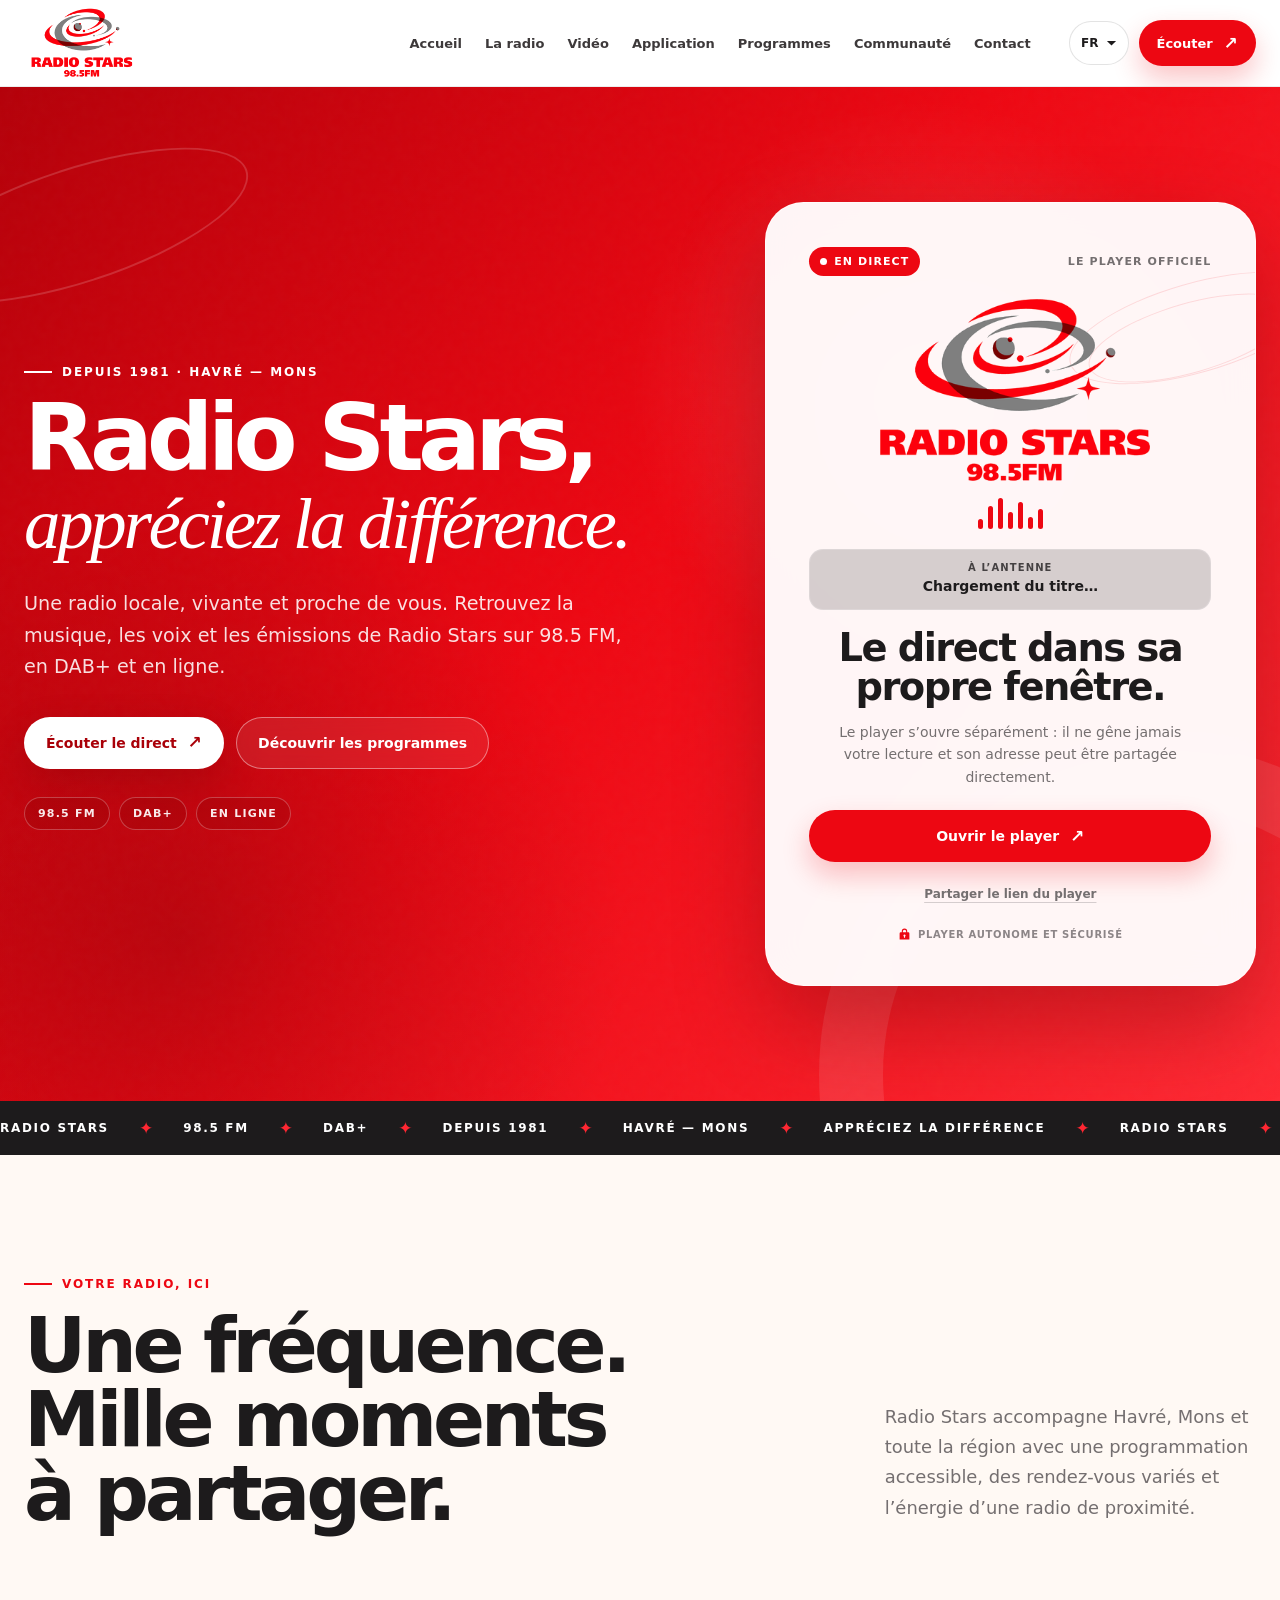
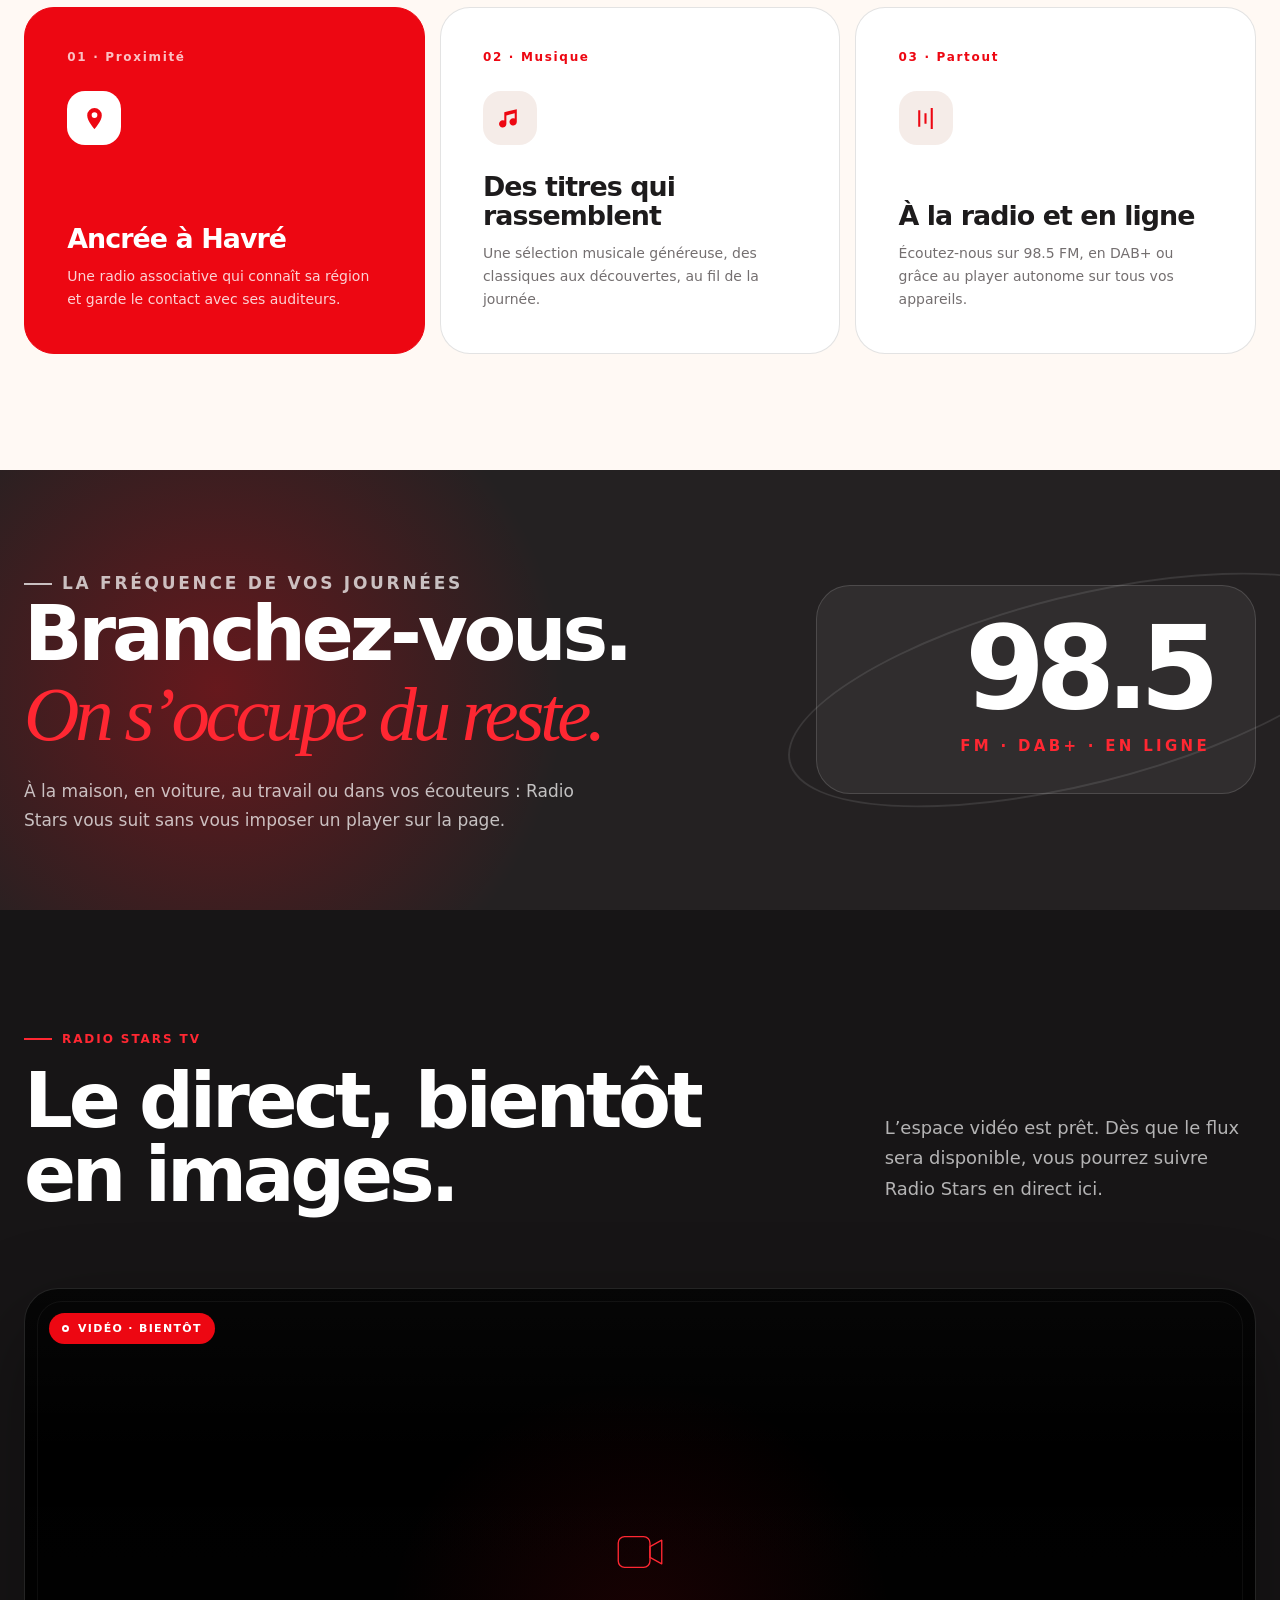
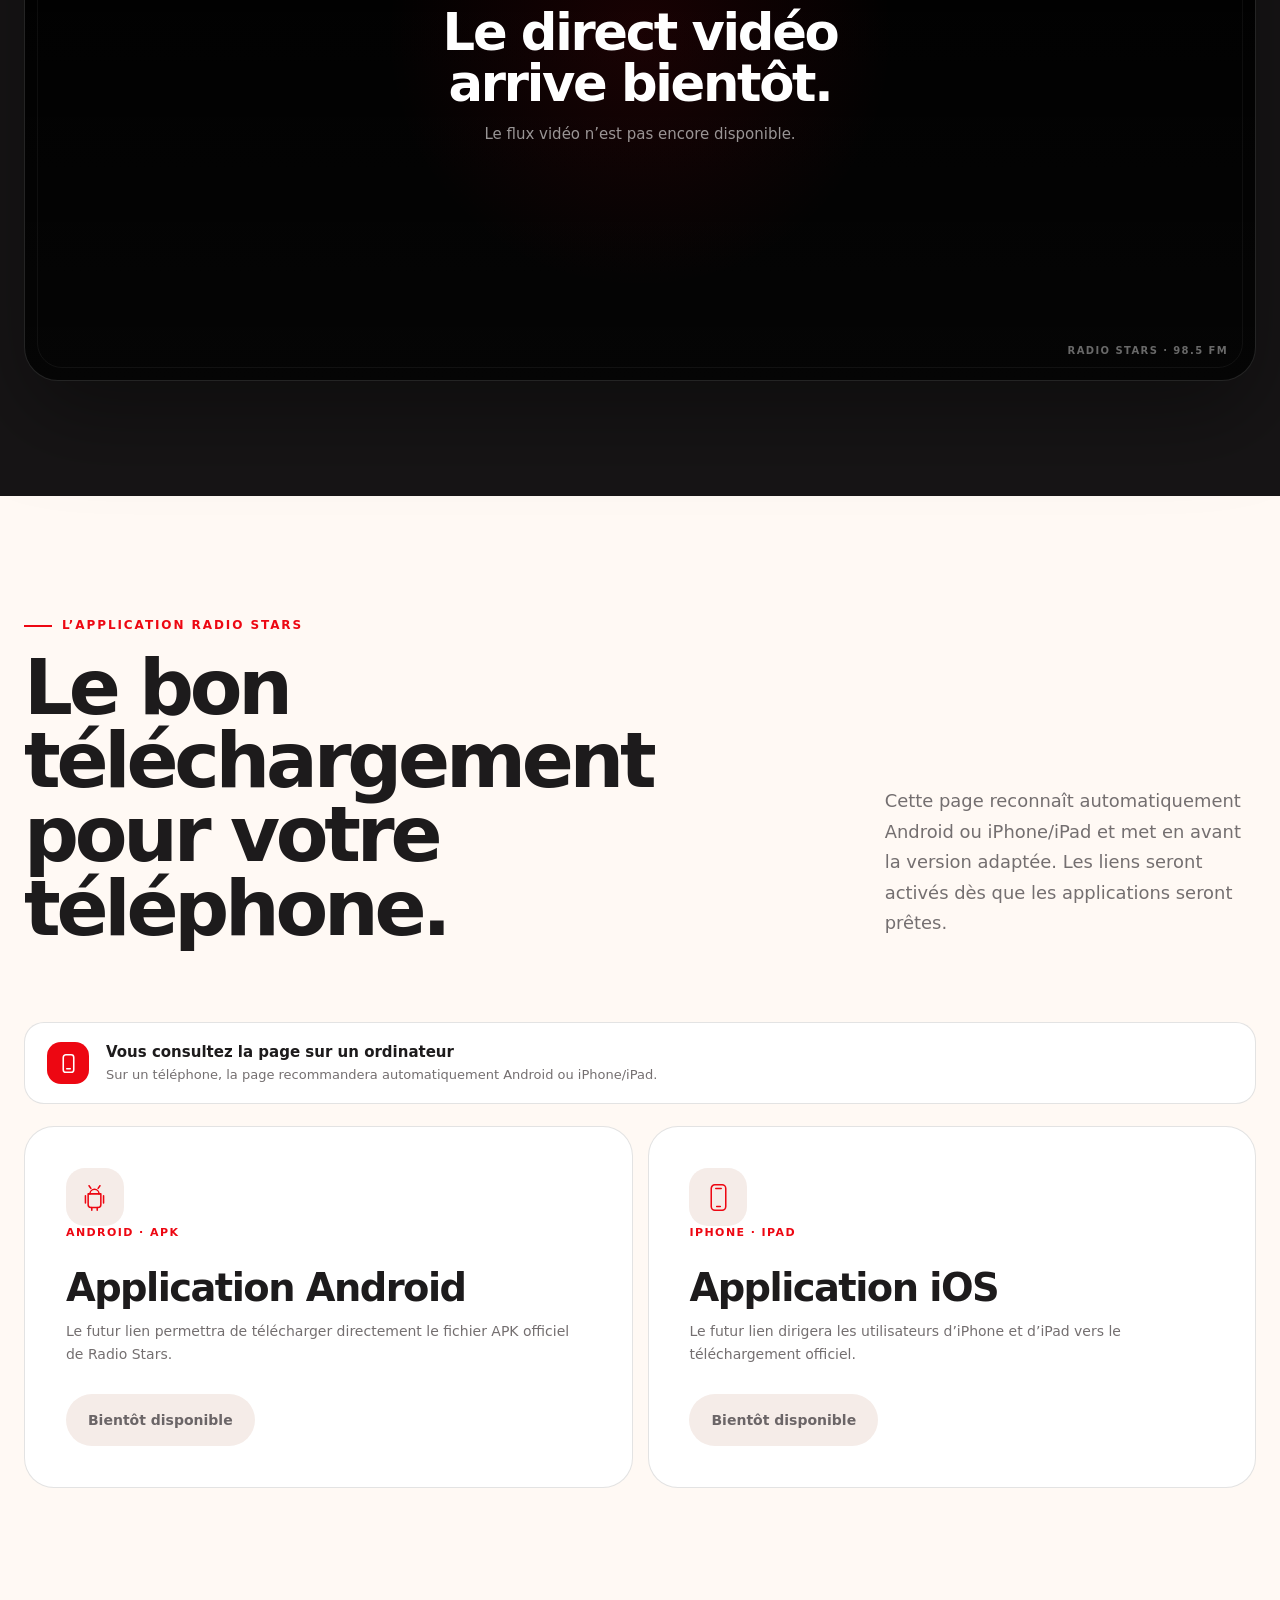
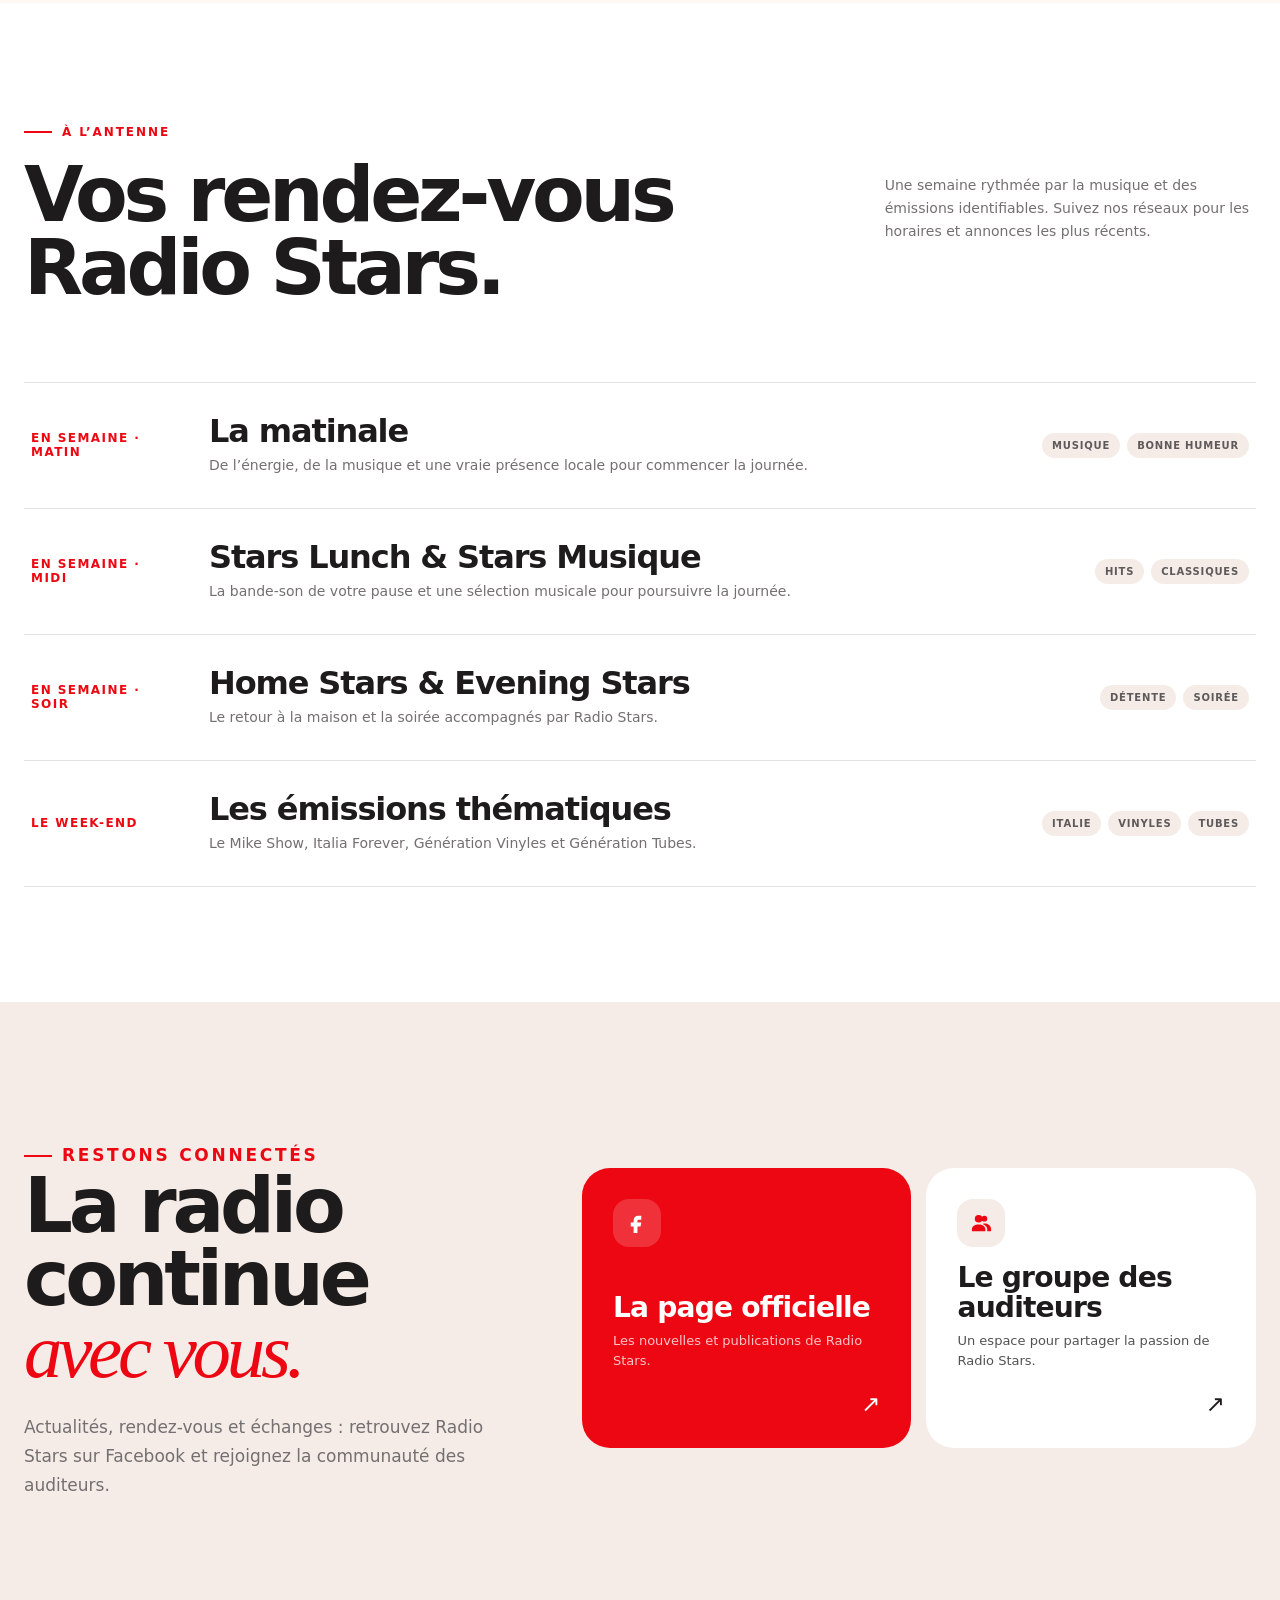
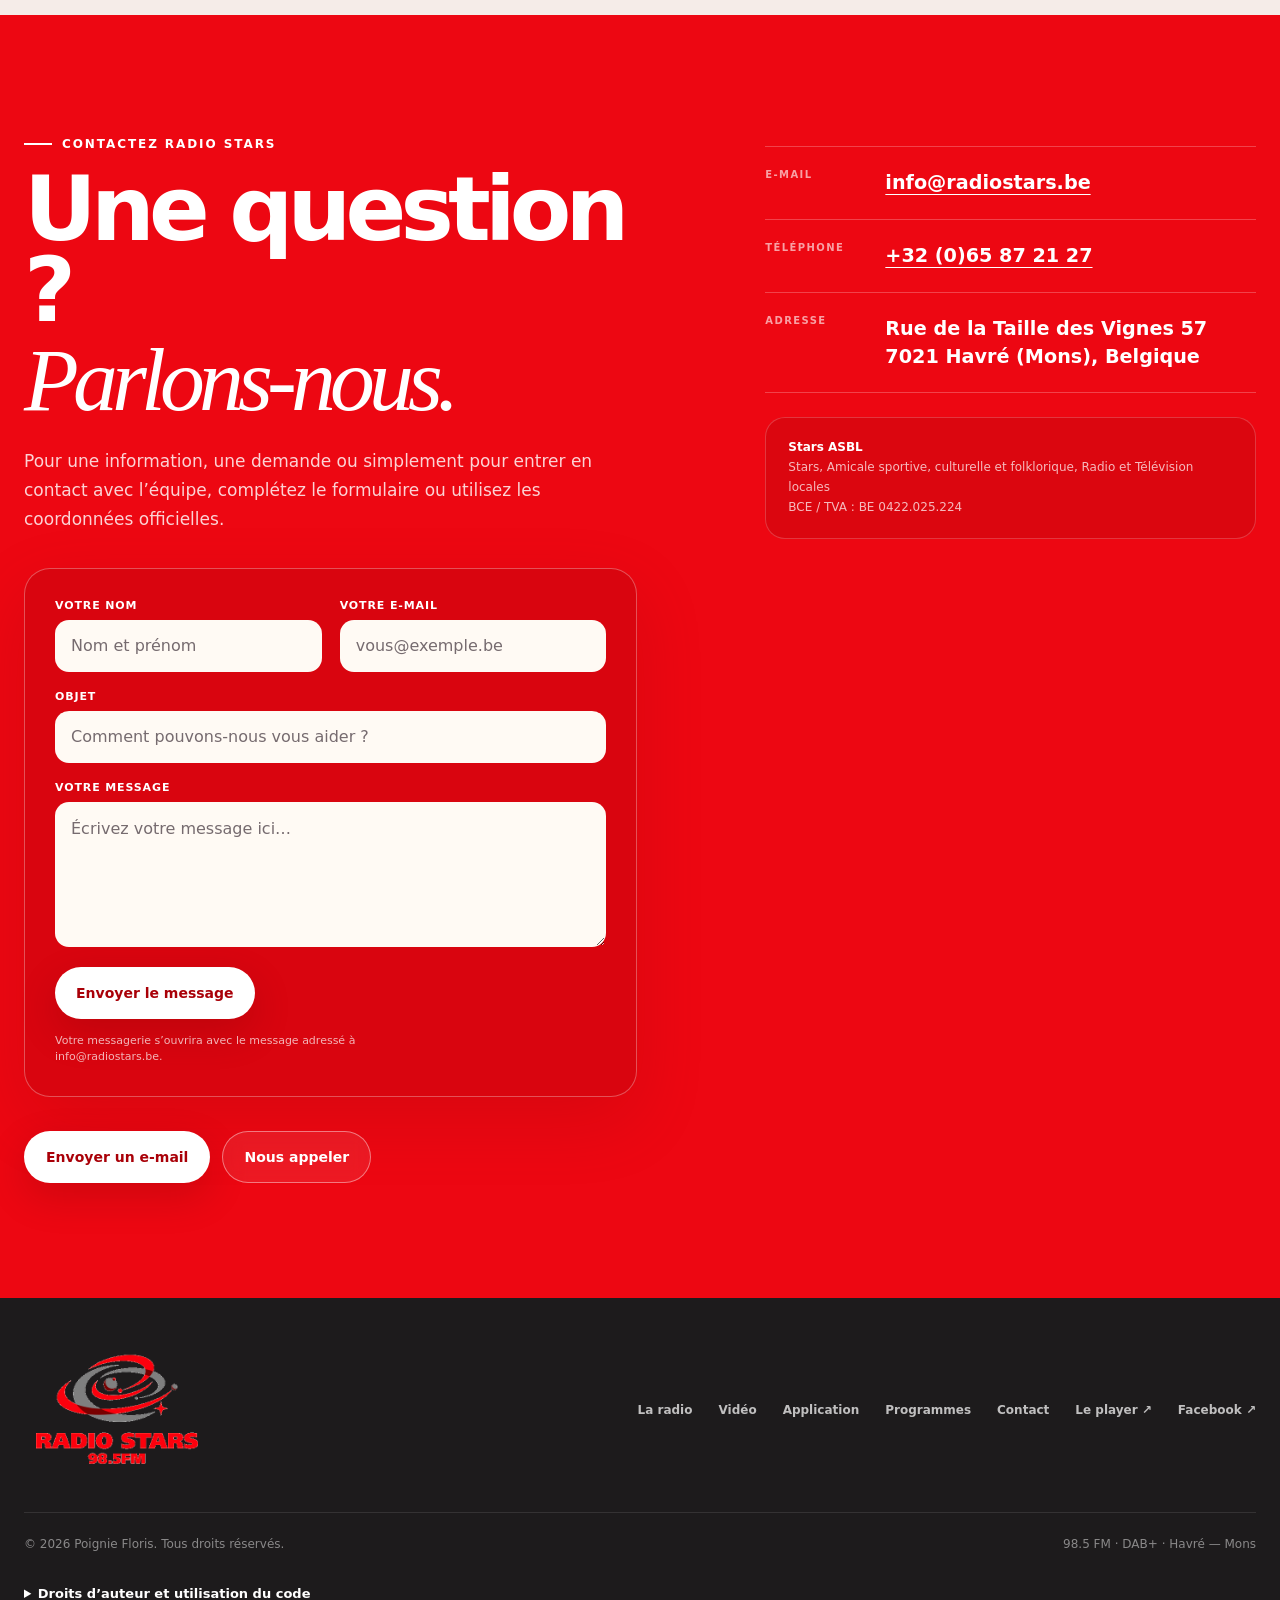
<file: index.html>
<!doctype html>
<html lang="fr">
  <head>
    <meta charset="utf-8">
    <meta http-equiv="Content-Security-Policy" content="default-src 'self'; base-uri 'self'; object-src 'none'; form-action 'self' mailto:; script-src 'self'; style-src 'self'; img-src 'self' data:; font-src 'self'; media-src 'self' https://radio-stars-player.gzqlah8.chatgpt.site; connect-src 'self' https://radio-stars-player.gzqlah8.chatgpt.site; manifest-src 'self'; frame-src 'none'; upgrade-insecure-requests">
    <meta name="viewport" content="width=device-width, initial-scale=1, viewport-fit=cover">
    <meta name="theme-color" content="#ed0712">
    <meta name="color-scheme" content="light">
    <meta name="description" content="Radio Stars, la radio locale de Havré et Mons. Écoutez-nous sur 98.5 FM, en DAB+ et en ligne.">
    <meta name="robots" content="index,follow,max-image-preview:large,max-snippet:-1">
    <meta name="author" content="Poignie Floris">
    <meta name="publisher" content="Stars ASBL">
    <meta name="copyright" content="© 2026 Poignie Floris. Tous droits réservés.">
    <meta property="og:type" content="website">
    <meta property="og:locale" content="fr_BE">
    <meta property="og:site_name" content="Radio Stars">
    <meta property="og:title" content="Radio Stars 98.5 FM — Appréciez la différence">
    <meta property="og:description" content="Votre radio locale à Havré : 98.5 FM, DAB+ et en ligne. Musique, émissions et proximité depuis 1981.">
    <meta property="og:url" content="https://dabeatisflo.github.io/radio-stars/">
    <meta property="og:image" content="https://dabeatisflo.github.io/radio-stars/social-card.png">
    <meta property="og:image:secure_url" content="https://dabeatisflo.github.io/radio-stars/social-card.png">
    <meta property="og:image:type" content="image/png">
    <meta property="og:image:width" content="1200">
    <meta property="og:image:height" content="630">
    <meta property="og:image:alt" content="Radio Stars 98.5 FM — Appréciez la différence">
    <meta name="twitter:card" content="summary_large_image">
    <meta name="twitter:title" content="Radio Stars 98.5 FM">
    <meta name="twitter:description" content="Appréciez la différence. Écoutez Radio Stars en direct.">
    <meta name="twitter:image" content="https://dabeatisflo.github.io/radio-stars/social-card.png">
    <link rel="canonical" href="https://dabeatisflo.github.io/radio-stars/">
    <link rel="alternate" hreflang="fr-BE" href="https://dabeatisflo.github.io/radio-stars/?lang=fr">
    <link rel="alternate" hreflang="nl-BE" href="https://dabeatisflo.github.io/radio-stars/?lang=nl">
    <link rel="alternate" hreflang="en" href="https://dabeatisflo.github.io/radio-stars/?lang=en">
    <link rel="alternate" hreflang="x-default" href="https://dabeatisflo.github.io/radio-stars/">
    <link rel="icon" href="./favicon.svg" type="image/svg+xml">
    <link rel="apple-touch-icon" href="./logo-original.png">
    <link rel="manifest" href="./site.webmanifest">
    <link rel="stylesheet" href="./styles.v11.css?v=20260926-7">
    <title>Radio Stars 98.5 FM — Appréciez la différence</title>
  </head>
  <body>
    <a class="skip-link" href="#contenu">Aller au contenu</a>

    <header class="site-header" id="site-header" data-menu-open="false">
      <nav class="nav shell" aria-label="Navigation principale">
        <a class="brand" href="#accueil" aria-label="Radio Stars, retour à l’accueil">
          <img src="./logo.png" width="420" height="300" alt="Radio Stars 98.5 FM">
        </a>

        <button class="menu-toggle" id="menu-toggle" type="button"
                aria-controls="nav-panel" aria-expanded="false">
          <span class="sr-only">Ouvrir ou fermer le menu</span>
          <span class="menu-icon" aria-hidden="true"></span>
        </button>

        <div class="nav-panel" id="nav-panel">
          <div class="nav-links">
            <a class="nav-link" href="#accueil">Accueil</a>
            <a class="nav-link" href="#radio">La radio</a>
            <a class="nav-link" href="#video">Vidéo</a>
            <a class="nav-link" href="#application">Application</a>
            <a class="nav-link" href="#programmes">Programmes</a>
            <a class="nav-link" href="#communaute">Communauté</a>
            <a class="nav-link" href="#contact">Contact</a>
          </div>
          </div>

        <div class="nav-tools">
            <div class="language" id="language" data-open="false" aria-label="Langues">
              <button class="language-trigger" id="language-trigger" type="button"
                      aria-controls="language-menu" aria-expanded="false" aria-label="Choisir la langue">FR
                <svg viewBox="0 0 12 8" aria-hidden="true"><path d="M1 1.25 6 6.25l5-5"/></svg>
              </button>
              <div class="language-menu" id="language-menu" role="menu" aria-label="Langues">
                <button class="language-option" type="button" data-language="fr"><span>Français</span><small>FR</small></button>
                <button class="language-option" type="button" data-language="nl"><span>Nederlands</span><small>NL</small></button>
                <button class="language-option" type="button" data-language="en"><span>English</span><small>EN</small></button>
              </div>
            </div>
            <a class="button button-red header-listen" href="./player/?autoplay=1"
               rel="noopener noreferrer" data-player>
              Écouter <span class="arrow" aria-hidden="true">↗</span>
            </a>
          </div>
      </nav>
    </header>

    <main id="contenu">
      <section class="hero" id="accueil" aria-labelledby="hero-title">
        <div class="hero-orbit" aria-hidden="true"></div>
        <div class="shell hero-grid">
          <div class="hero-copy">
            <p class="eyebrow">Depuis 1981 · Havré — Mons</p>
            <h1 id="hero-title">Radio Stars, <em>appréciez la différence.</em></h1>
            <p class="hero-intro">
              Une radio locale, vivante et proche de vous. Retrouvez la musique,
              les voix et les émissions de Radio Stars sur 98.5 FM, en DAB+ et en ligne.
            </p>
            <div class="hero-actions">
              <a class="button button-light" href="./player/?autoplay=1"
                 rel="noopener noreferrer" data-player>
                Écouter le direct <span class="arrow" aria-hidden="true">↗</span>
              </a>
              <a class="button button-outline" href="#programmes">Découvrir les programmes</a>
            </div>
            <ul class="signal-row" aria-label="Modes d’écoute">
              <li>98.5 FM</li>
              <li>DAB+</li>
              <li>En ligne</li>
            </ul>
          </div>

          <article class="direct-card" aria-labelledby="direct-title">
            <div class="direct-top">
              <span class="live-badge"><i aria-hidden="true"></i> En direct</span>
              <span>Le player officiel</span>
            </div>
            <img class="direct-logo" src="./logo.png" width="420" height="300"
                 alt="Radio Stars 98.5 FM">
            <div class="equalizer" aria-hidden="true">
              <span></span><span></span><span></span><span></span>
              <span></span><span></span><span></span>
            </div>
            <div class="site-now-playing" aria-live="polite">
              <span id="site-now-playing-label">À l’antenne</span>
              <strong id="site-now-playing-title">Chargement du titre…</strong>
            </div>
            <h2 id="direct-title">Le direct dans sa propre fenêtre.</h2>
            <p>
              Le player s’ouvre séparément : il ne gêne jamais votre lecture
              et son adresse peut être partagée directement.
            </p>
            <div class="direct-actions">
              <a class="button button-red" href="./player/?autoplay=1"
                 rel="noopener noreferrer" data-player>
                Ouvrir le player <span class="arrow" aria-hidden="true">↗</span>
              </a>
              <button class="share-player" type="button" data-share-player>Partager le lien du player</button>
            </div>
            <span class="independent-note">
              <svg viewBox="0 0 24 24" aria-hidden="true"><path d="M12 1a5 5 0 0 0-5 5v2H5a2 2 0 0 0-2 2v11h18V10a2 2 0 0 0-2-2h-2V6a5 5 0 0 0-5-5Zm-3 7V6a3 3 0 1 1 6 0v2H9Zm3 4a2 2 0 0 1 1 3.7V18h-2v-2.3A2 2 0 0 1 12 12Z"/></svg>
              Player autonome et sécurisé
            </span>
          </article>
        </div>
      </section>

      <div class="ticker" aria-hidden="true">
        <div class="ticker-track">
          <span>Radio Stars</span><b>✦</b><span>98.5 FM</span><b>✦</b>
          <span>DAB+</span><b>✦</b><span>Depuis 1981</span><b>✦</b>
          <span>Havré — Mons</span><b>✦</b><span>Appréciez la différence</span><b>✦</b>
          <span>Radio Stars</span><b>✦</b><span>98.5 FM</span><b>✦</b>
          <span>DAB+</span><b>✦</b><span>Depuis 1981</span><b>✦</b>
          <span>Havré — Mons</span><b>✦</b><span>Appréciez la différence</span><b>✦</b>
        </div>
      </div>

      <section class="radio-story section" id="radio" aria-labelledby="radio-title">
        <div class="shell">
          <div class="section-heading">
            <div>
              <p class="eyebrow red">Votre radio, ici</p>
              <h2 id="radio-title">Une fréquence. Mille moments à partager.</h2>
            </div>
            <p>
              Radio Stars accompagne Havré, Mons et toute la région avec une programmation
              accessible, des rendez-vous variés et l’énergie d’une radio de proximité.
            </p>
          </div>

          <div class="value-grid">
            <article class="value-card featured">
              <span class="value-number">01 · Proximité</span>
              <span class="value-icon" aria-hidden="true">
                <svg viewBox="0 0 24 24"><path d="M12 2a7 7 0 0 0-7 7c0 5.2 7 13 7 13s7-7.8 7-13a7 7 0 0 0-7-7Zm0 9.5A2.5 2.5 0 1 1 12 6a2.5 2.5 0 0 1 0 5.5Z"/></svg>
              </span>
              <h3>Ancrée à Havré</h3>
              <p>Une radio associative qui connaît sa région et garde le contact avec ses auditeurs.</p>
            </article>

            <article class="value-card">
              <span class="value-number">02 · Musique</span>
              <span class="value-icon" aria-hidden="true">
                <svg viewBox="0 0 24 24"><path d="M19 3v12.3A3.5 3.5 0 1 1 17 12V7l-8 2v8.3A3.5 3.5 0 1 1 7 14V6l12-3Z"/></svg>
              </span>
              <h3>Des titres qui rassemblent</h3>
              <p>Une sélection musicale généreuse, des classiques aux découvertes, au fil de la journée.</p>
            </article>

            <article class="value-card">
              <span class="value-number">03 · Partout</span>
              <span class="value-icon" aria-hidden="true">
                <svg viewBox="0 0 24 24"><path d="M7 4v16H5V4h2Zm6 3v10h-2V7h2Zm6-5v20h-2V2h2Z"/></svg>
              </span>
              <h3>À la radio et en ligne</h3>
              <p>Écoutez-nous sur 98.5 FM, en DAB+ ou grâce au player autonome sur tous vos appareils.</p>
            </article>
          </div>
        </div>
      </section>

      <section class="frequency" aria-labelledby="frequency-title">
        <div class="shell frequency-inner">
          <div class="frequency-copy">
            <p class="eyebrow">La fréquence de vos journées</p>
            <h2 id="frequency-title">Branchez-vous. <em>On s’occupe du reste.</em></h2>
            <p>
              À la maison, en voiture, au travail ou dans vos écouteurs :
              Radio Stars vous suit sans vous imposer un player sur la page.
            </p>
          </div>
          <div class="frequency-display" aria-label="Radio Stars sur 98.5 FM et DAB plus">
            <strong>98.5</strong>
            <span>FM · DAB+ · En ligne</span>
          </div>
        </div>
      </section>

      <section class="video-live section" id="video" aria-labelledby="video-title">
        <div class="shell">
          <div class="section-heading">
            <div>
              <p class="eyebrow">Radio Stars TV</p>
              <h2 id="video-title">Le direct, bientôt en images.</h2>
            </div>
            <p>
              L’espace vidéo est prêt. Dès que le flux sera disponible,
              vous pourrez suivre Radio Stars en direct ici.
            </p>
          </div>

          <div class="video-stage" role="img" aria-label="Écran noir réservé au futur direct vidéo de Radio Stars">
            <span class="video-status">Vidéo · bientôt</span>
            <div class="video-placeholder">
              <svg viewBox="0 0 64 64" aria-hidden="true">
                <rect x="8" y="15" width="35" height="34" rx="7"></rect>
                <path d="m43 26 13-7v26l-13-7Z"></path>
              </svg>
              <h3>Le direct vidéo arrive bientôt.</h3>
              <p>Le flux vidéo n’est pas encore disponible.</p>
            </div>
            <span class="video-corner">Radio Stars · 98.5 FM</span>
          </div>
        </div>
      </section>

      <section class="app-section section" id="application" aria-labelledby="application-title">
        <div class="shell">
          <div class="section-heading">
            <div>
              <p class="eyebrow red">L’application Radio Stars</p>
              <h2 id="application-title">Le bon téléchargement pour votre téléphone.</h2>
            </div>
            <p>
              Cette page reconnaît automatiquement Android ou iPhone/iPad et met en avant
              la version adaptée. Les liens seront activés dès que les applications seront prêtes.
            </p>
          </div>

          <div class="app-detection" role="status" aria-live="polite">
            <span class="app-detection-icon" aria-hidden="true">
              <svg viewBox="0 0 24 24"><rect x="6" y="2" width="12" height="20" rx="3"></rect><path d="M10 18h4"></path></svg>
            </span>
            <span class="app-detection-copy">
              <strong id="app-device-label">Détection de votre appareil…</strong>
              <span id="app-device-help">Le téléchargement correspondant sera recommandé automatiquement.</span>
            </span>
          </div>

          <div class="app-grid">
            <article class="app-card" data-app-platform="android" data-recommended="false">
              <div class="app-card-top">
                <span class="app-platform-icon" aria-hidden="true">
                  <svg viewBox="0 0 32 32"><path d="M9 12h14v12a3 3 0 0 1-3 3h-8a3 3 0 0 1-3-3V12Z"></path><path d="M11 12a5 5 0 0 1 10 0M12 6l-2-3M20 6l2-3M6 14v8M26 14v8M13 27v3M19 27v3"></path></svg>
                </span>
                <span class="app-recommended-badge">Recommandé pour vous</span>
              </div>
              <span class="app-platform">Android · APK</span>
              <h3>Application Android</h3>
              <p>Le futur lien permettra de télécharger directement le fichier APK officiel de Radio Stars.</p>
              <a class="button app-download-button" data-app-download="android" aria-disabled="true">Bientôt disponible</a>
            </article>

            <article class="app-card" data-app-platform="ios" data-recommended="false">
              <div class="app-card-top">
                <span class="app-platform-icon" aria-hidden="true">
                  <svg viewBox="0 0 32 32"><rect x="8" y="2" width="16" height="28" rx="4"></rect><path d="M13 6h6M14 26h4"></path></svg>
                </span>
                <span class="app-recommended-badge">Recommandé pour vous</span>
              </div>
              <span class="app-platform">iPhone · iPad</span>
              <h3>Application iOS</h3>
              <p>Le futur lien dirigera les utilisateurs d’iPhone et d’iPad vers le téléchargement officiel.</p>
              <a class="button app-download-button" data-app-download="ios" aria-disabled="true">Bientôt disponible</a>
            </article>
          </div>
        </div>
      </section>

      <section class="programmes section" id="programmes" aria-labelledby="programmes-title">
        <div class="shell">
          <div class="section-heading programmes-heading">
            <div>
              <p class="eyebrow red">À l’antenne</p>
              <h2 id="programmes-title">Vos rendez-vous Radio Stars.</h2>
            </div>
            <p class="schedule-note">
              Une semaine rythmée par la musique et des émissions identifiables.
              Suivez nos réseaux pour les horaires et annonces les plus récents.
            </p>
          </div>

          <div class="schedule" aria-label="Aperçu des programmes">
            <article class="schedule-item">
              <p class="schedule-time">En semaine · Matin</p>
              <div class="schedule-show">
                <h3>La matinale</h3>
                <p>De l’énergie, de la musique et une vraie présence locale pour commencer la journée.</p>
              </div>
              <div class="schedule-tags"><span>Musique</span><span>Bonne humeur</span></div>
            </article>

            <article class="schedule-item">
              <p class="schedule-time">En semaine · Midi</p>
              <div class="schedule-show">
                <h3>Stars Lunch &amp; Stars Musique</h3>
                <p>La bande-son de votre pause et une sélection musicale pour poursuivre la journée.</p>
              </div>
              <div class="schedule-tags"><span>Hits</span><span>Classiques</span></div>
            </article>

            <article class="schedule-item">
              <p class="schedule-time">En semaine · Soir</p>
              <div class="schedule-show">
                <h3>Home Stars &amp; Evening Stars</h3>
                <p>Le retour à la maison et la soirée accompagnés par Radio Stars.</p>
              </div>
              <div class="schedule-tags"><span>Détente</span><span>Soirée</span></div>
            </article>

            <article class="schedule-item">
              <p class="schedule-time">Le week-end</p>
              <div class="schedule-show">
                <h3>Les émissions thématiques</h3>
                <p>Le Mike Show, Italia Forever, Génération Vinyles et Génération Tubes.</p>
              </div>
              <div class="schedule-tags"><span>Italie</span><span>Vinyles</span><span>Tubes</span></div>
            </article>
          </div>
        </div>
      </section>

      <section class="community section" id="communaute" aria-labelledby="community-title">
        <div class="shell community-grid">
          <div class="community-copy">
            <p class="eyebrow red">Restons connectés</p>
            <h2 id="community-title">La radio continue <em>avec vous.</em></h2>
            <p>
              Actualités, rendez-vous et échanges : retrouvez Radio Stars sur Facebook
              et rejoignez la communauté des auditeurs.
            </p>
          </div>

          <div class="social-grid">
            <a class="social-card" href="https://www.facebook.com/RadioStars.BE"
               target="_blank" rel="noopener noreferrer">
              <span class="social-icon" aria-hidden="true">
                <svg viewBox="0 0 24 24"><path d="M14 8h3V4h-3c-3 0-5 2-5 5v2H6v4h3v7h4v-7h3.2l.8-4h-4V9c0-.7.3-1 1-1Z"/></svg>
              </span>
              <h3>La page officielle</h3>
              <p>Les nouvelles et publications de Radio Stars.</p>
              <span class="social-arrow" aria-hidden="true">↗</span>
            </a>

            <a class="social-card" href="https://www.facebook.com/groups/20683377101"
               target="_blank" rel="noopener noreferrer">
              <span class="social-icon" aria-hidden="true">
                <svg viewBox="0 0 24 24"><path d="M9 11a4 4 0 1 0 0-8 4 4 0 0 0 0 8Zm6-1a3 3 0 1 0 0-6 3 3 0 0 0 0 6ZM9 13c-4 0-7 2-7 5v2h14v-2c0-3-3-5-7-5Zm6.5-.9c-.8 0-1.5.1-2.2.3 2.8 1.1 4.7 3.1 4.7 5.6v2h4v-2c0-3.3-2.7-5.9-6.5-5.9Z"/></svg>
              </span>
              <h3>Le groupe des auditeurs</h3>
              <p>Un espace pour partager la passion de Radio Stars.</p>
              <span class="social-arrow" aria-hidden="true">↗</span>
            </a>
          </div>
        </div>
      </section>

      <section class="contact section" id="contact" aria-labelledby="contact-title">
        <div class="shell contact-grid">
          <div>
            <p class="eyebrow">Contactez Radio Stars</p>
            <h2 id="contact-title">Une question ? <em>Parlons-nous.</em></h2>
            <p class="contact-intro">
              Pour une information, une demande ou simplement pour entrer en contact
              avec l’équipe, complétez le formulaire ou utilisez les coordonnées officielles.
            </p>

            <form class="contact-form" id="contact-form" action="mailto:info@radiostars.be" method="post" accept-charset="UTF-8">
              <div class="contact-form-grid"><div hidden aria-hidden="true"><label>Site web <input name="website" tabindex="-1" autocomplete="off"></label></div>
                <label class="contact-field">
                  <span>Votre nom</span>
                  <input name="name" type="text" autocomplete="name" maxlength="100"
                         placeholder="Nom et prénom" required>
                </label>
                <label class="contact-field">
                  <span>Votre e-mail</span>
                  <input name="email" type="email" inputmode="email" autocomplete="email"
                         maxlength="160" placeholder="vous@exemple.be" required>
                </label>
                <label class="contact-field contact-field-wide">
                  <span>Objet</span>
                  <input name="subject" type="text" maxlength="140"
                         placeholder="Comment pouvons-nous vous aider ?" required>
                </label>
                <label class="contact-field contact-field-wide">
                  <span>Votre message</span>
                  <textarea name="message" maxlength="1500"
                            placeholder="Écrivez votre message ici…" required></textarea>
                </label>
              </div>
              <div class="contact-form-actions">
                <button class="button button-light" type="submit">Envoyer le message</button>
                <p class="contact-form-note">Votre messagerie s’ouvrira avec le message adressé à info@radiostars.be.</p>
              </div>
            </form>

            <div class="hero-actions">
              <a class="button button-light" href="mailto:info@radiostars.be">Envoyer un e-mail</a>
              <a class="button button-outline" href="tel:+3265872127">Nous appeler</a>
            </div>
          </div>

          <div class="contact-details">
            <dl class="contact-list">
              <div class="contact-row">
                <dt>E-mail</dt>
                <dd><a class="contact-link" href="mailto:info@radiostars.be">info@radiostars.be</a></dd>
              </div>
              <div class="contact-row">
                <dt>Téléphone</dt>
                <dd><a class="contact-link" href="tel:+3265872127">+32 (0)65 87 21 27</a></dd>
              </div>
              <div class="contact-row">
                <dt>Adresse</dt>
                <dd>Rue de la Taille des Vignes 57<br>7021 Havré (Mons), Belgique</dd>
              </div>
            </dl>

            <p class="legal-card">
              <strong>Stars ASBL</strong><br>
              Stars, Amicale sportive, culturelle et folklorique, Radio et Télévision locales<br>
              BCE / TVA : BE 0422.025.224
            </p>
          </div>
        </div>
      </section>
    </main>

    <footer class="site-footer">
      <div class="shell footer-main">
        <a class="footer-brand" href="#accueil" aria-label="Radio Stars, retour en haut">
          <img src="./logo.png" width="420" height="300" alt="Radio Stars 98.5 FM">
        </a>
        <nav class="footer-links" aria-label="Liens de bas de page">
          <a href="#radio">La radio</a>
          <a href="#video">Vidéo</a>
          <a href="#application">Application</a>
          <a href="#programmes">Programmes</a>
          <a href="#contact">Contact</a>
          <a href="./player/?autoplay=1" rel="noopener noreferrer" data-player>Le player ↗</a>
          <a href="https://www.facebook.com/RadioStars.BE" target="_blank" rel="noopener noreferrer">Facebook ↗</a>
        </nav>
      </div>
      <div class="shell footer-bottom">
        <span>© 2026 Poignie Floris. Tous droits réservés.</span>
        <span>98.5 FM · DAB+ · Havré — Mons</span>
      </div>
      <details class="shell footer-rights" id="droits-auteur">
        <summary>Droits d’auteur et utilisation du code</summary>
        <p>Ce projet et son code source associé sont la propriété intellectuelle exclusive de l’auteur, sous réserve des droits préexistants de Stars ASBL et des tiers sur leurs noms, logos, contenus et flux.</p>
        <p>Il est expressément interdit à Radio Stars (ou à tout tiers) de copier, distribuer, modifier, héberger ou exploiter commercialement ou non commercialement ce code sans l’autorisation écrite préalable et explicite de Poignie Floris.</p>
        <p>Le code source complet est mis à disposition uniquement pour consultation et évaluation dans le dépôt GitHub privé. La présentation publique de cette démonstration n’accorde aucune licence de réutilisation.</p>
      </details>
    </footer>

    <div class="toast" id="toast" role="status" aria-live="polite"></div>
    <script src="./app.v11.js?v=20260926-7" defer></script>
  </body>
</html>
</file>
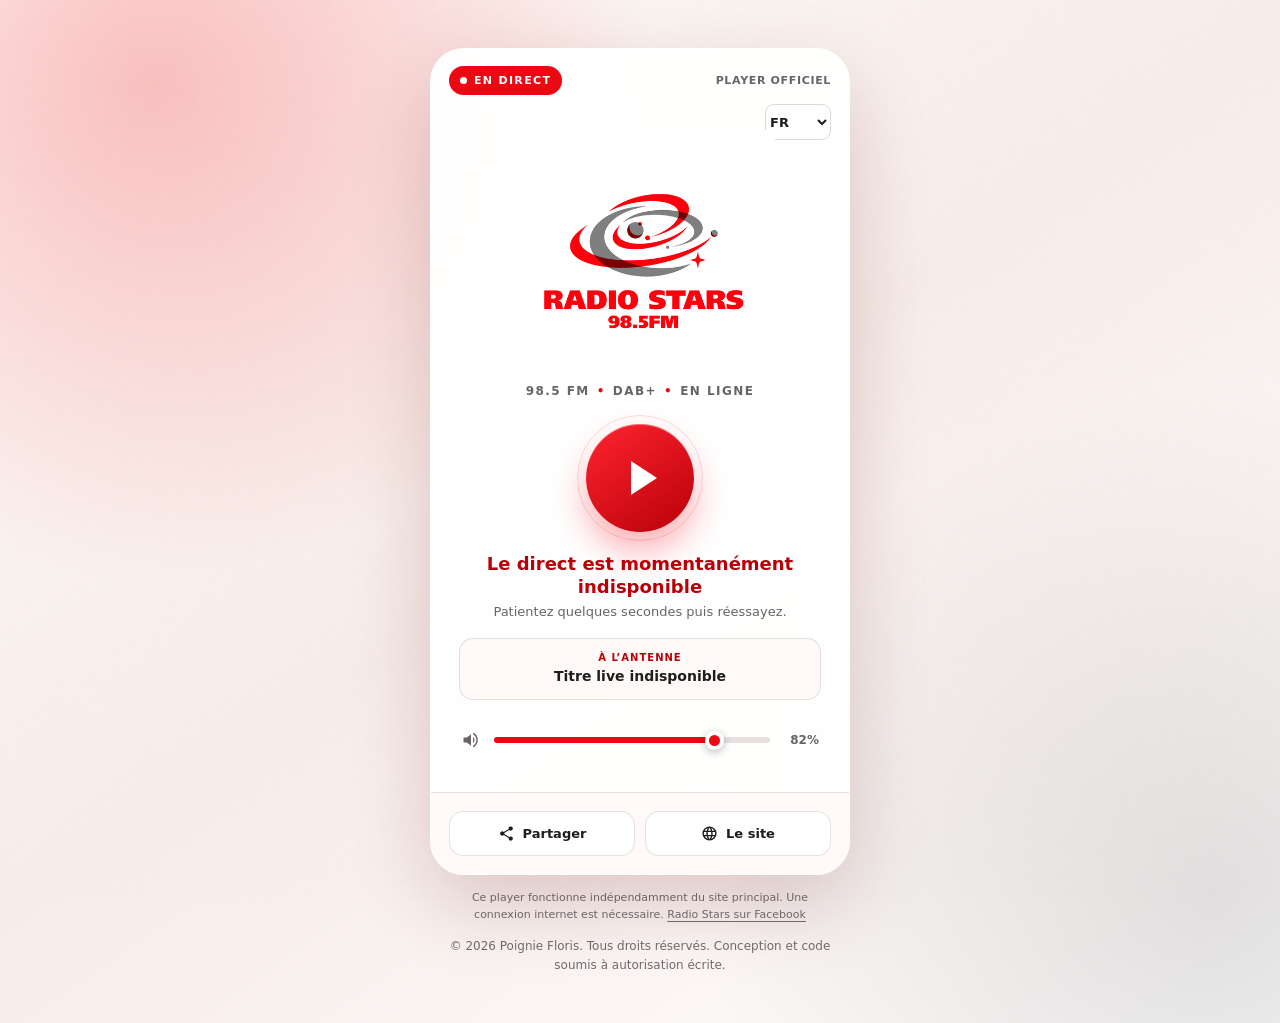
<file: player/index.html>
<!doctype html>
<html lang="fr">
  <head>
    <meta charset="utf-8">
    <meta http-equiv="Content-Security-Policy" content="default-src 'self'; base-uri 'self'; object-src 'none'; form-action 'self' mailto:; script-src 'self'; style-src 'self'; img-src 'self' data:; font-src 'self'; media-src 'self' https://radio-stars-player.gzqlah8.chatgpt.site; connect-src 'self' https://radio-stars-player.gzqlah8.chatgpt.site; manifest-src 'self'; frame-src 'none'; upgrade-insecure-requests">
    <meta name="viewport" content="width=device-width, initial-scale=1, viewport-fit=cover">
    <meta name="theme-color" content="#ed0712">
    <meta name="color-scheme" content="light">
    <meta name="description" content="Écoutez Radio Stars 98.5 FM et DAB+ en direct. Le player officiel, autonome et partageable.">
    <meta name="author" content="Poignie Floris">
    <meta name="publisher" content="Stars ASBL">
    <meta name="copyright" content="© 2026 Poignie Floris. Tous droits réservés.">
    <meta name="robots" content="index,follow,max-image-preview:large">
    <meta property="og:type" content="website">
    <meta property="og:locale" content="fr_BE">
    <meta property="og:site_name" content="Radio Stars">
    <meta property="og:title" content="Radio Stars — Le Player">
    <meta property="og:description" content="Écoutez Radio Stars 98.5 FM et DAB+ en direct.">
    <meta property="og:url" content="https://dabeatisflo.github.io/radio-stars/player/">
    <meta property="og:image" content="https://dabeatisflo.github.io/radio-stars/player/logo.png">
    <meta property="og:image:width" content="512">
    <meta property="og:image:height" content="512">
    <meta property="og:image:alt" content="Logo Radio Stars 98.5 FM">
    <meta name="twitter:card" content="summary">
    <meta name="twitter:title" content="Radio Stars — Le Player">
    <meta name="twitter:description" content="Écoutez Radio Stars en direct.">
    <meta name="twitter:image" content="https://dabeatisflo.github.io/radio-stars/player/logo.png">
    <link rel="canonical" href="https://dabeatisflo.github.io/radio-stars/player/">
    <link rel="alternate" hreflang="fr-BE" href="https://dabeatisflo.github.io/radio-stars/player/?lang=fr">
    <link rel="alternate" hreflang="nl-BE" href="https://dabeatisflo.github.io/radio-stars/player/?lang=nl">
    <link rel="alternate" hreflang="en" href="https://dabeatisflo.github.io/radio-stars/player/?lang=en">
    <link rel="icon" href="./favicon.svg" type="image/svg+xml">
    <link rel="apple-touch-icon" href="./logo.png">
    <link rel="stylesheet" href="./styles.v11.css?v=20260926-6">
    <title>Le Player — Radio Stars</title>
  </head>
  <body>
    <main class="player-shell">
      <section class="player-card" aria-labelledby="station-name">
        <div class="topbar">
          <span class="live-pill"><span class="live-dot" aria-hidden="true"></span> En direct</span>
          <span class="independent-pill">Player officiel</span>
        </div>
        <div class="player-language-row">
          <label class="sr-only" for="player-language">Choisir la langue</label>
          <select id="player-language" aria-label="Choisir la langue">
            <option value="fr">FR</option><option value="nl">NL</option><option value="en">EN</option>
          </select>
        </div>

        <div class="brand">
          <img src="./logo.png" width="512" height="512" alt="Radio Stars 98.5 FM">
          <h1 id="station-name" class="station-line">
            <span>98.5 FM</span><span>DAB+</span><span>En ligne</span>
          </h1>
        </div>

        <div class="control-zone">
          <button id="play" class="play-button" type="button" data-state="paused"
                  aria-label="Écouter Radio Stars" aria-pressed="false">
            <span class="play-icon" aria-hidden="true"></span>
          </button>

          <div id="status" class="status" role="status" aria-live="polite">
            <strong id="status-title">Prêt à écouter</strong>
            <span id="status-detail">Appuyez sur le bouton rouge pour lancer le direct.</span>
          </div>

          <div class="now-playing" aria-live="polite">
            <span class="now-playing-label">À l’antenne</span>
            <strong id="now-playing-title">Radio Stars 98.5 FM</strong>
          </div>

          <label class="volume-row" for="volume">
            <svg viewBox="0 0 24 24" aria-hidden="true"><path d="M3 9v6h4l5 4V5L7 9H3Zm11.5-.8v7.6a5 5 0 0 0 0-7.6ZM14.5 3v2.1a8 8 0 0 1 0 13.8V21a10 10 0 0 0 0-18Z"/></svg>
            <span class="sr-only">Volume</span>
            <input id="volume" type="range" min="0" max="100" value="82" aria-label="Volume">
            <output id="volume-value" for="volume">82%</output>
          </label>
        </div>

        <div class="actions">
          <button id="share" class="action" type="button">
            <svg viewBox="0 0 24 24" aria-hidden="true"><path d="M18 16.1c-.8 0-1.5.3-2 .8l-7.1-4.1c.1-.3.1-.5.1-.8s0-.5-.1-.8l7-4.1A3 3 0 1 0 15 5c0 .3 0 .5.1.8l-7 4.1A3 3 0 1 0 8 14.1l7.1 4.1c-.1.2-.1.5-.1.8a3 3 0 1 0 3-2.9Z"/></svg>
            Partager
          </button>
          <a class="action" href="../" target="_blank" rel="noopener noreferrer">
            <svg viewBox="0 0 24 24" aria-hidden="true"><path d="M12 2a10 10 0 1 0 0 20 10 10 0 0 0 0-20Zm6.9 6h-3a15.7 15.7 0 0 0-1.4-3.6A8.1 8.1 0 0 1 18.9 8ZM12 4c.8 1 1.5 2.3 1.9 4h-3.8c.4-1.7 1.1-3 1.9-4ZM4.3 14a8.2 8.2 0 0 1 0-4h3.4a16.5 16.5 0 0 0 0 4H4.3Zm.8 2h3a15.7 15.7 0 0 0 1.4 3.6A8.1 8.1 0 0 1 5.1 16Zm3-8h-3a8.1 8.1 0 0 1 4.4-3.6A15.7 15.7 0 0 0 8.1 8Zm3.9 12c-.8-1-1.5-2.3-1.9-4h3.8c-.4 1.7-1.1 3-1.9 4Zm2.3-6H9.7a13.7 13.7 0 0 1 0-4h4.6a13.7 13.7 0 0 1 0 4Zm.2 5.6a15.7 15.7 0 0 0 1.4-3.6h3a8.1 8.1 0 0 1-4.4 3.6Zm1.8-5.6a16.5 16.5 0 0 0 0-4h3.4a8.2 8.2 0 0 1 0 4h-3.4Z"/></svg>
            Le site
          </a>
        </div>
      </section>

      <p class="fine-print">
        Ce player fonctionne indépendamment du site principal.
        Une connexion internet est nécessaire.
        <a href="https://www.facebook.com/RadioStars.BE" target="_blank" rel="noopener noreferrer">Radio Stars sur Facebook</a>
      </p>
      <p class="copyright">© 2026 Poignie Floris. Tous droits réservés. Conception et code soumis à autorisation écrite.</p>
      <noscript><p class="noscript">JavaScript doit être activé pour utiliser le player.</p></noscript>
    </main>

    <div class="share-panel" id="share-panel" hidden>
      <button class="share-backdrop" type="button" data-share-close aria-label="Fermer le partage"></button>
      <section class="share-dialog" role="dialog" aria-modal="true" aria-labelledby="share-title">
        <div class="share-heading">
          <div>
            <h2 id="share-title">Partager le player</h2>
            <p>Envoyez le lien officiel pour écouter Radio Stars partout.</p>
          </div>
          <button class="share-close" type="button" data-share-close aria-label="Fermer">×</button>
        </div>
        <div class="share-link-row">
          <input class="share-url" id="share-url" type="text" readonly
                 value="https://dabeatisflo.github.io/radio-stars/player/" aria-label="Lien du player Radio Stars">
          <button class="share-copy" id="copy-share" type="button">Copier</button>
        </div>
        <p class="share-feedback" id="share-feedback" role="status" aria-live="polite" hidden></p>
        <div class="share-options">
          <a class="share-option" id="whatsapp-share" href="https://wa.me/"
             target="_blank" rel="noopener noreferrer">WhatsApp</a>
          <a class="share-option" id="facebook-share" href="https://www.facebook.com/"
             target="_blank" rel="noopener noreferrer">Facebook</a>
          <a class="share-option" id="gmail-share" href="https://mail.google.com/"
             target="_blank" rel="noopener noreferrer">Gmail</a>
          <a class="share-option" id="outlook-share" href="https://outlook.live.com/"
             target="_blank" rel="noopener noreferrer">Outlook</a>
          <a class="share-option" id="email-share" href="mailto:">Messagerie</a>
          <a class="share-option" id="sms-share" href="sms:">SMS</a>
          <a class="share-option" id="x-share" href="https://twitter.com/"
             target="_blank" rel="noopener noreferrer">X</a>
          <a class="share-option" id="telegram-share" href="https://t.me/"
             target="_blank" rel="noopener noreferrer">Telegram</a>
          <a class="share-option share-option-wide" id="tiktok-share"
             href="https://www.tiktok.com/messages" target="_blank" rel="noopener noreferrer">TikTok</a>
          <button class="share-option share-option-wide" id="native-share" type="button">Plus d’applications…</button>
        </div>
      </section>
    </div>

    <div id="toast" class="toast" role="status" aria-live="polite"></div>
    <script src="./app.v11.js?v=20260926-6" defer></script>
  </body>
</html>
</file>
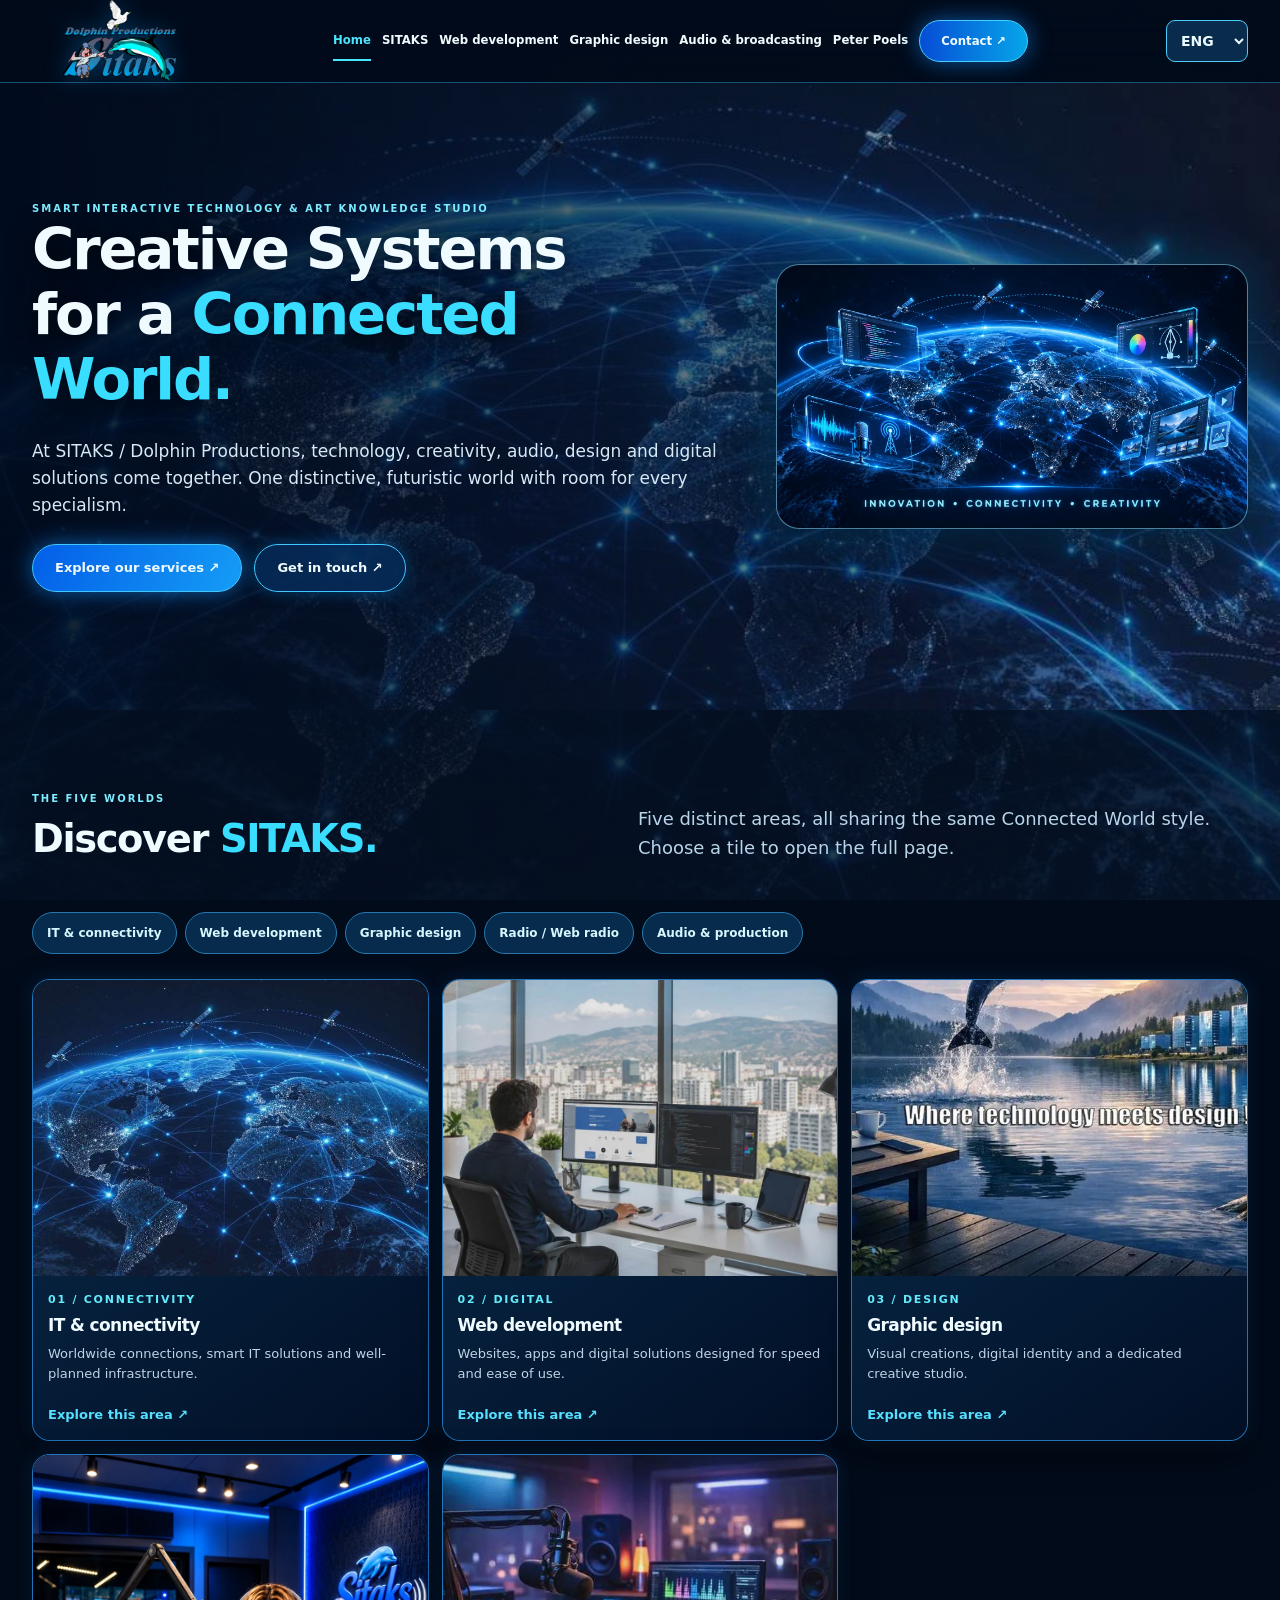
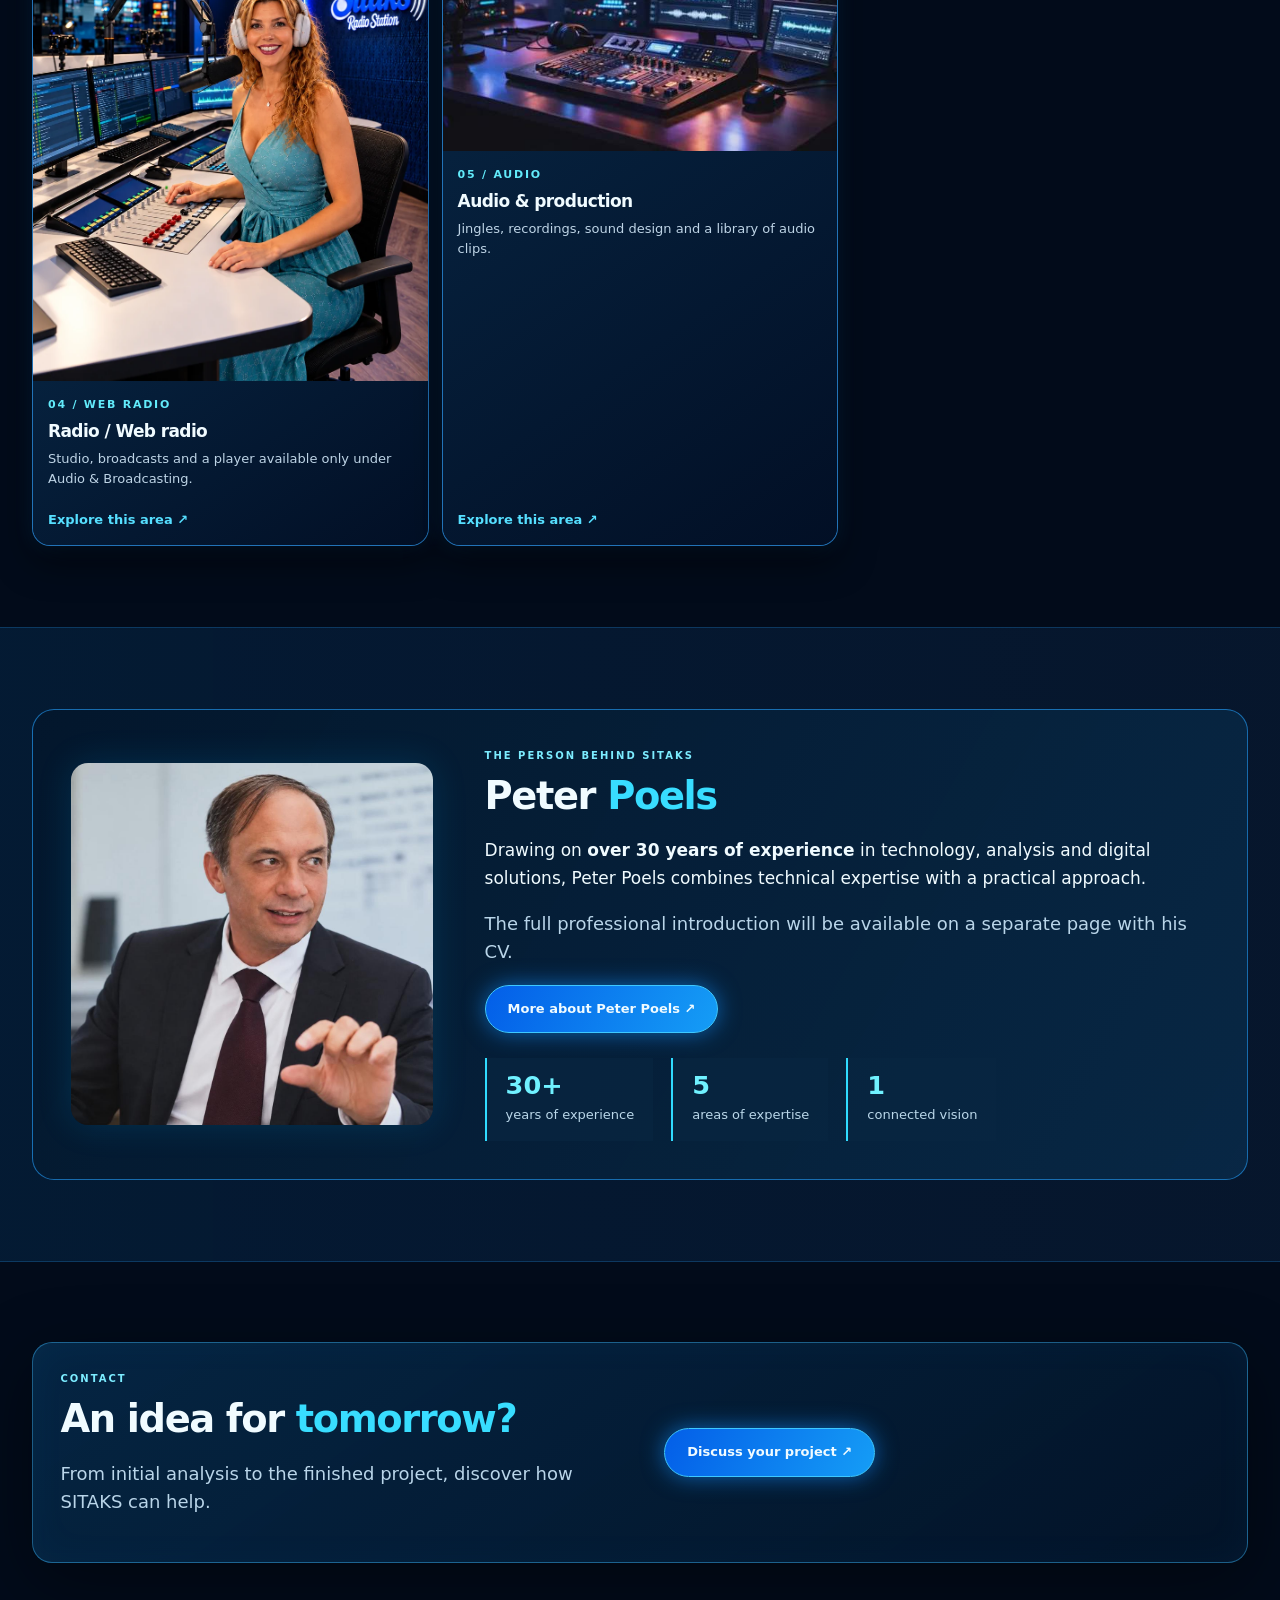
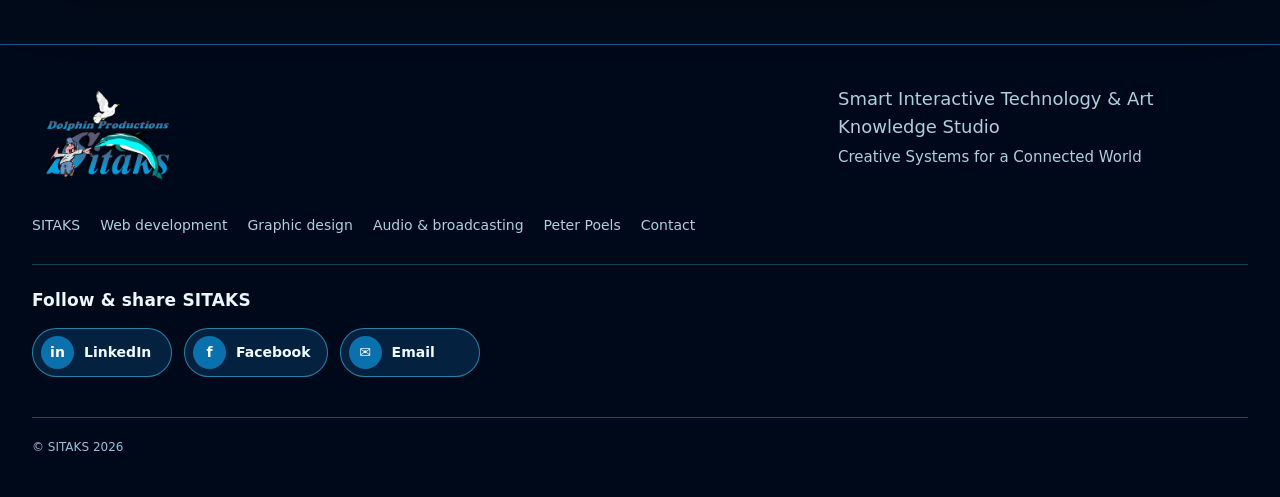
<file: sitaks/index.html>
<!doctype html><html lang="nl"><head><meta charset="utf-8"><meta http-equiv="Content-Security-Policy" content="default-src 'self'; base-uri 'self'; object-src 'none'; script-src 'self'; style-src 'self' 'unsafe-inline'; img-src 'self' data:; font-src 'self' data:; media-src 'self' https://power-events.be; connect-src 'self' https://power-events.be; form-action 'self' https://formsubmit.co; upgrade-insecure-requests"><meta name="referrer" content="strict-origin-when-cross-origin"><meta name="viewport" content="width=device-width,initial-scale=1,viewport-fit=cover"><meta name="theme-color" content="#020b1a"><meta name="description" content="SITAKS – futuristische Connected World met webdevelopment, IT, grafisch ontwerp, webradio, audio en Peter Poels."><title>Home | SITAKS</title><link rel="stylesheet" href="style.css?v=20261016approvedRadio"><link rel="stylesheet" href="social.css?v=20261010c"><link rel="stylesheet" href="i18n.css?v=20261016i18n1"></head><body><a class="skip" href="#main">Spring naar de inhoud</a><header class="topbar"><div class="max topwrap"><a class="brand" href="index.html"><img src="assets/sitaks-original-logo.png" alt="SITAKS – Dolphin Productions" width="601" height="433" loading="lazy" decoding="async"></a><button id="menu-btn" class="menu" type="button" aria-controls="site-nav" aria-expanded="false">☰ Menu</button><nav class="nav" id="site-nav" aria-label="Hoofdmenu"><a href="index.html" aria-current="page">Home</a><a href="algemeen.html">SITAKS</a><a href="webdevelopment.html">Webdevelopment</a><a href="grafisch.html">Grafisch ontwerp</a><a href="webradio.html">Audio & Broadcasting</a><a href="peter-poels.html">Peter Poels</a><a href="contact.html" class="contact">Contact ↗</a></nav><div class="sitaks-lang"><label for="sitaks-language" class="visually-hidden">Taal / Langue / Language</label><select id="sitaks-language" aria-label="Taal / Langue / Language"><option value="nl">NL</option><option value="fr">FR</option><option value="en">ENG</option></select></div></div></header><main id="main"><section class="hero"><div class="max hero-inner"><div><div class="label">Smart Interactive Technology &amp; Art Knowledge Studio</div><h1>Creative Systems<br>for a <span class="accent">Connected World.</span></h1><p>Bij SITAKS / Dolphin Productions komen technologie, creativiteit, audio, design en digitale oplossingen samen. Eén herkenbare futuristische wereld, met ruimte voor iedere specialisatie.</p><div class="buttons"><a class="btn primary" href="#onderdelen">Ontdek onze diensten ↗</a><a class="btn" href="contact.html">Neem contact op ↗</a></div></div><div class="hero-card" role="img" aria-label="Innovatie, connectiviteit en creativiteit: wereldwijd verbonden technologie, audio, vormgeving en webdevelopment"></div></div></section><section class="section" id="onderdelen"><div class="max"><div class="section-title"><div><div class="label">De vijf werelden</div><h2>Ontdek <span class="accent">SITAKS.</span></h2></div><p>Vijf eigen onderdelen, allemaal in dezelfde Connected World-stijl. Kies een blok voor een volledige pagina.</p></div><nav class="section-shortcuts" aria-label="Snel naar de vijf SITAKS-onderdelen"><a href="algemeen.html">IT &amp; Connectiviteit</a><a href="webdevelopment.html">Webdevelopment</a><a href="grafisch.html">Grafisch ontwerp</a><a href="webradio.html">Radio / Webradio</a><a href="audio.html">Audio &amp; productie</a></nav><div class="tiles"><a class="tile" href="algemeen.html"><img src="assets/connected-world.jpg" alt="IT & Connectiviteit" width="1920" height="1080" loading="eager" decoding="sync" fetchpriority="high"><div class="tile-body"><span class="n">01 / CONNECTIVITY</span><h3>IT & Connectiviteit</h3><p>Wereldwijde verbindingen, slimme IT-oplossingen en een doordachte infrastructuur.</p><b>Ontdek dit onderdeel ↗</b></div></a><a class="tile" href="webdevelopment.html"><img src="assets/webdevelopment.jpg" alt="Webdevelopment" width="1440" height="1080" loading="eager" decoding="sync" fetchpriority="high"><div class="tile-body"><span class="n">02 / DIGITAL</span><h3>Webdevelopment</h3><p>Websites, applicaties en digitale oplossingen met aandacht voor snelheid en gebruiksgemak.</p><b>Ontdek dit onderdeel ↗</b></div></a><a class="tile" href="grafisch.html"><img src="assets/creative-studio-clean-20261010.jpg" alt="Grafisch ontwerp" width="1600" height="1066" loading="eager" decoding="sync" fetchpriority="high"><div class="tile-body"><span class="n">03 / DESIGN</span><h3>Grafisch ontwerp</h3><p>Visuele creaties, digitale identiteit en een eigen creatieve studio.</p><b>Ontdek dit onderdeel ↗</b></div></a><a class="tile tile-radio" href="webradio.html"><img src="assets/sitaks-radio-goedgekeurd-20261016.svg" alt="SITAKS Radio Station — complete radiostudio" width="880" height="1173" loading="eager" decoding="sync" fetchpriority="high"><div class="tile-body"><span class="n">04 / WEBRADIO</span><h3>Radio / Webradio</h3><p>Studio, uitzendingen en een speler uitsluitend onder Audio & Broadcasting.</p><b>Ontdek dit onderdeel ↗</b></div></a><a class="tile" href="audio.html"><img src="assets/audio-card.jpg" alt="Audio & productie" width="700" height="467" loading="eager" decoding="sync" fetchpriority="high"><div class="tile-body"><span class="n">05 / AUDIO</span><h3>Audio & productie</h3><p>Jingles, opnames, sounddesign en de bibliotheek met geluidsfragmenten.</p><b>Ontdek dit onderdeel ↗</b></div></a></div></div></section><section class="section section-alt"><div class="max experience"><div class="portrait"><img src="assets/peter-poels.jpg" alt="Portret van Peter Poels" width="1100" height="1100" loading="eager" decoding="sync"></div><div><div class="label">De persoon achter SITAKS</div><h2>Peter <span class="accent">Poels</span></h2><p class="lead" data-no-translate><span data-copy-lang="nl">Dankzij <strong>meer dan 30 jaar ervaring</strong> in technologie, analyse en digitale oplossingen combineert Peter Poels technische expertise met een praktische aanpak.</span><span data-copy-lang="fr" hidden>Fort de <strong>plus de 30 ans d’expérience</strong> dans les technologies, l’analyse et les solutions numériques, Peter Poels associe expertise technique et sens pratique.</span><span data-copy-lang="en" hidden>Drawing on <strong>over 30 years of experience</strong> in technology, analysis and digital solutions, Peter Poels combines technical expertise with a practical approach.</span></p><p class="muted">Hier komt de definitieve professionele voorstelling, met een afzonderlijk profiel en CV.</p><a class="btn primary" href="peter-poels.html">Meer over Peter Poels ↗</a><div class="stats"><div class="stat"><strong>30+</strong><span>jaar ervaring</span></div><div class="stat"><strong>5</strong><span>expertise-onderdelen</span></div><div class="stat"><strong>1</strong><span>verbonden visie</span></div></div></div></div></section><section class="section"><div class="max glass panel grid2"><div><div class="label">Contact</div><h2>Een idee voor <span class="accent">morgen?</span></h2><p>Van de eerste analyse tot een afgewerkt project: ontdek wat SITAKS voor je kan betekenen.</p></div><div style="align-self:center"><a class="btn primary" href="contact.html">Bespreek je project ↗</a></div></div></section></main><footer class="footer"><div class="max foot-grid"><a href="index.html"><img src="assets/sitaks-original-logo.png" alt="SITAKS – Dolphin Productions" width="601" height="433" loading="lazy" decoding="async"></a><p style="max-width:410px">Smart Interactive Technology &amp; Art Knowledge Studio<br><small>Creative Systems for a Connected World</small></p><div class="foot-links"><a href="algemeen.html">SITAKS</a><a href="webdevelopment.html">Webdevelopment</a><a href="grafisch.html">Grafisch ontwerp</a><a href="webradio.html">Audio &amp; Broadcasting</a><a href="peter-poels.html">Peter Poels</a><a href="contact.html">Contact</a></div></div><section class="max social-area" aria-label="Sociale media en de website delen"><h3>Volg &amp; deel SITAKS</h3><div class="social-links"><a class="social-pill" href="https://be.linkedin.com/in/peter-poels-6b372211" target="_blank" rel="noopener noreferrer" aria-label="LinkedIn-profiel van Peter Poels"><span class="social-icon" aria-hidden="true">in</span>LinkedIn</a><a class="social-pill" href="https://www.facebook.com/peter.poels" target="_blank" rel="noopener noreferrer" aria-label="Bezoek het Facebook-profiel van Peter Poels"><span class="social-icon" aria-hidden="true">f</span>Facebook</a><a class="social-pill" href="contact.html" aria-label="Contacteer SITAKS via het formulier"><span class="social-icon" aria-hidden="true">✉</span>E-mail</a></div></section><div class="max" style="border-top:1px solid #174977;margin-top:30px;padding-top:20px;font-size:12px;color:#9bbeda">© SITAKS 2026</div></footer><script src="site-config.js" defer></script><script src="script.js?v=20261016nav" defer></script><script src="social.js?v=20261010d" defer></script><script src="i18n.js?v=20261016i18n3" defer></script></body></html>
</file>
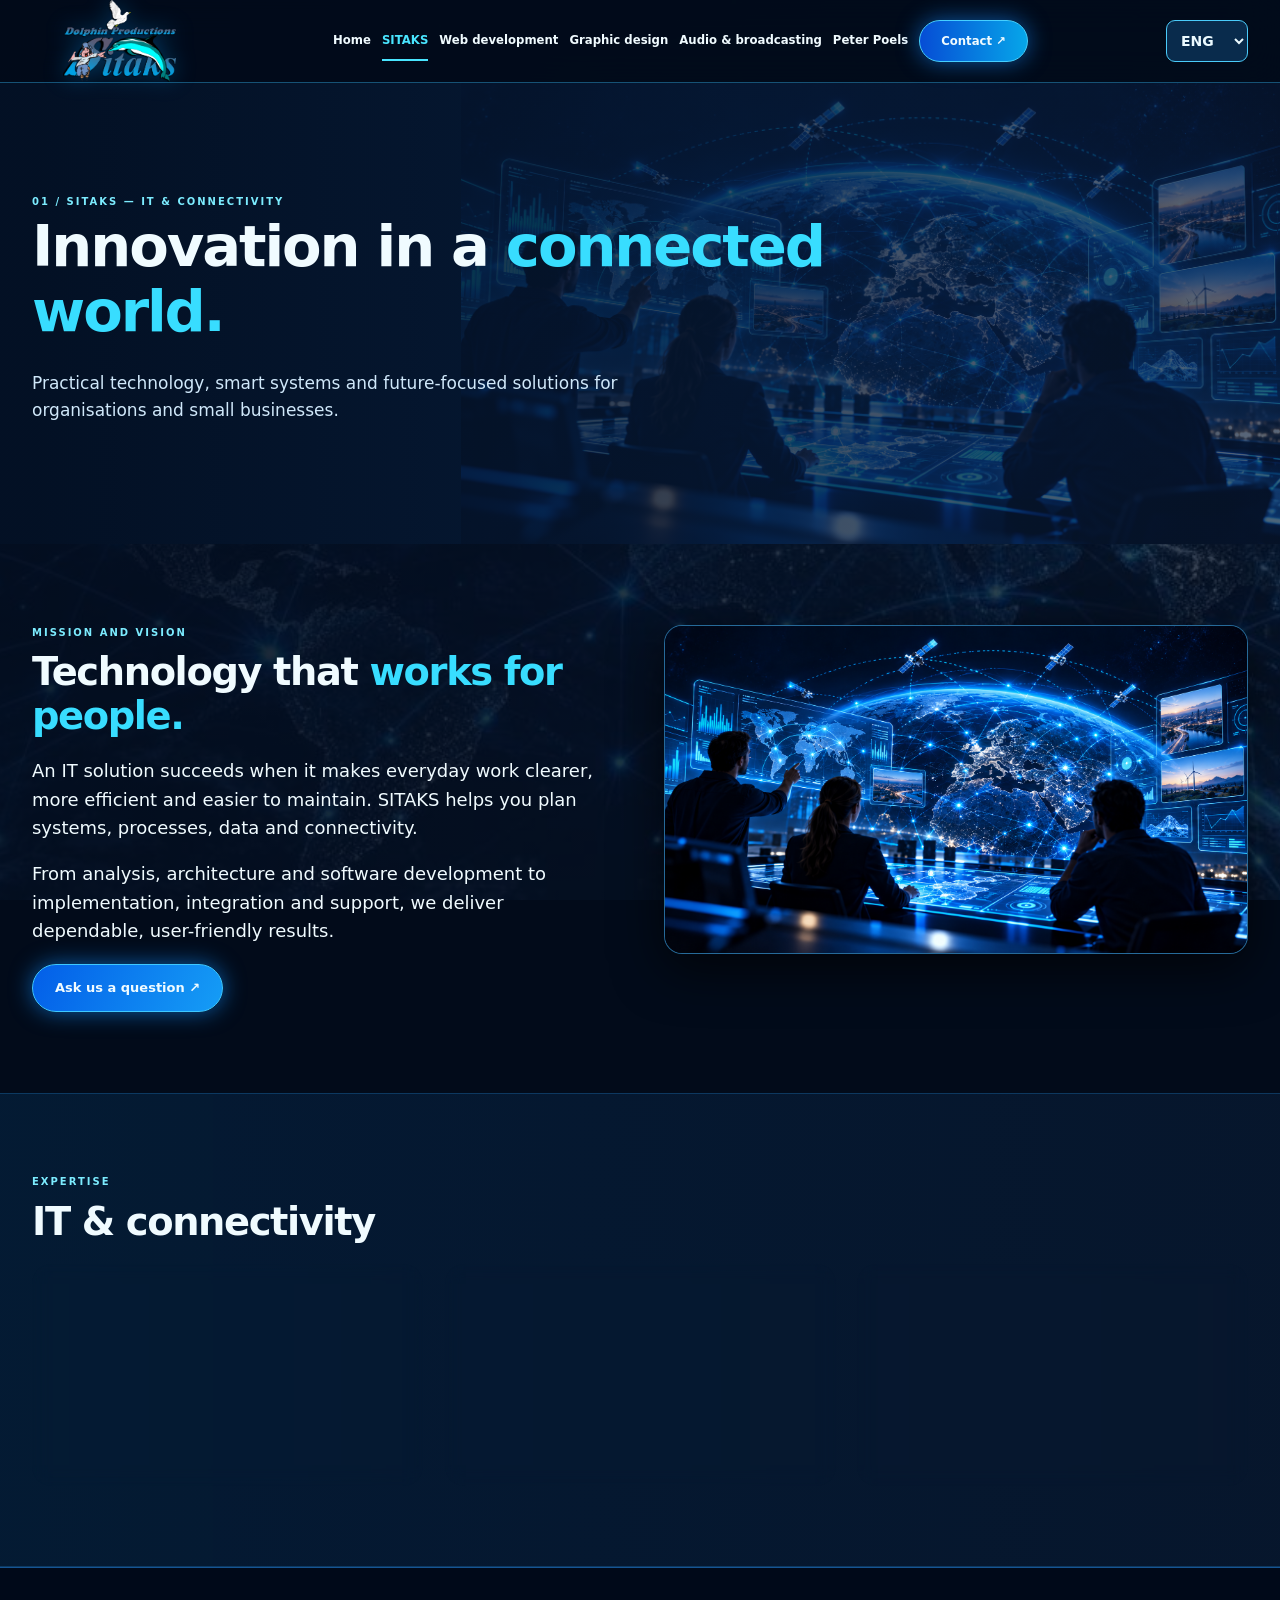
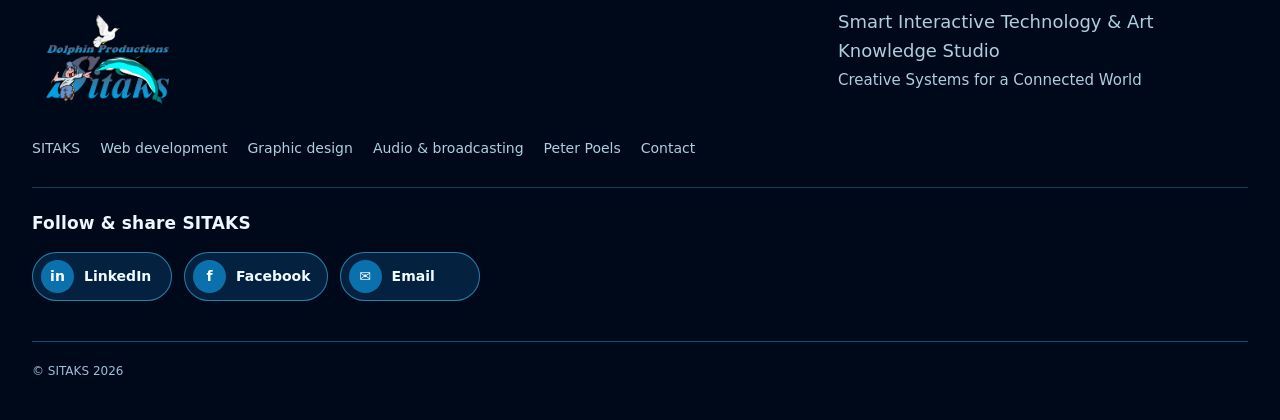
<file: sitaks/algemeen.html>
<!doctype html><html lang="nl"><head><meta charset="utf-8"><meta http-equiv="Content-Security-Policy" content="default-src 'self'; base-uri 'self'; object-src 'none'; script-src 'self'; style-src 'self' 'unsafe-inline'; img-src 'self' data:; font-src 'self' data:; media-src 'self' https://power-events.be; connect-src 'self' https://power-events.be; form-action 'self' https://formsubmit.co; upgrade-insecure-requests"><meta name="referrer" content="strict-origin-when-cross-origin"><meta name="viewport" content="width=device-width,initial-scale=1,viewport-fit=cover"><meta name="theme-color" content="#020b1a"><meta name="description" content="SITAKS — Smart Interactive Technology &amp; Art Knowledge Studio"><title>SITAKS / IT &amp; Connectiviteit | SITAKS</title><link rel="stylesheet" href="style.css?v=20261016pics"><link rel="stylesheet" href="social.css?v=20261010c"><link rel="stylesheet" href="i18n.css?v=20261016i18n1"></head><body><a class="skip" href="#main">Spring naar de inhoud</a><header class="topbar"><div class="max topwrap"><a class="brand" href="index.html"><img src="assets/sitaks-original-logo.png" alt="SITAKS – Dolphin Productions" width="601" height="433" loading="lazy" decoding="async"></a><button id="menu-btn" class="menu" type="button" aria-controls="site-nav" aria-expanded="false">☰ Menu</button><nav class="nav" id="site-nav" aria-label="Hoofdmenu"><a href="index.html">Home</a><a href="algemeen.html" aria-current="page">SITAKS</a><a href="webdevelopment.html">Webdevelopment</a><a href="grafisch.html">Grafisch ontwerp</a><a href="webradio.html">Audio & Broadcasting</a><a href="peter-poels.html">Peter Poels</a><a href="contact.html" class="contact">Contact ↗</a></nav><div class="sitaks-lang"><label for="sitaks-language" class="visually-hidden">Taal / Langue / Language</label><select id="sitaks-language" aria-label="Taal / Langue / Language"><option value="nl">NL</option><option value="fr">FR</option><option value="en">ENG</option></select></div></div></header><main id="main"><section class="page-hero mission"><div class="max"><span class="label">01 / SITAKS — IT & Connectiviteit</span><h1>Innovatie in een <span class="accent">verbonden wereld.</span></h1><p>Praktische technologie, slimme systemen en toekomstgerichte oplossingen voor organisaties en KMO's.</p></div></section><section class="section"><div class="max grid2"><div><div class="label">Missie en visie</div><h2>Technologie die <span class="accent">voor mensen werkt.</span></h2><p>Een IT-oplossing is pas geslaagd wanneer zij het dagelijkse werk duidelijker, efficiënter en onderhoudbaarder maakt. SITAKS denkt mee over systemen, processen, data en connectiviteit.</p><p>Van analyse, architectuur en softwareontwikkeling tot implementatie, integraties en ondersteuning: we zoeken betrouwbare resultaten met oog voor gebruiksvriendelijkheid.</p><a class="btn primary" href="contact.html">Stel je vraag ↗</a></div><div class="photo sitaks-full-image"><img src="assets/sitaks-missie-visie-approved-20261016.png" alt="Missie en visie: mensen verbinden met technologie en wereldwijd toegankelijke digitale oplossingen" width="1672" height="941" loading="lazy" decoding="async"></div></div></section><section class="section section-alt"><div class="max"><div class="label">Expertise</div><h2>IT &amp; Connectiviteit</h2><div class="grid3"><article class="glass panel"><h3>IT-analyse & advies</h3><p>Bestaande systemen begrijpen, complexe vragen structureren en verbeterkansen onderzoeken.</p></article><article class="glass panel"><h3>Integratie & ontwikkeling</h3><p>Applicaties en gegevensstromen met elkaar verbinden via onderhoudbare oplossingen.</p></article><article class="glass panel"><h3>Infrastructuur & ondersteuning</h3><p>Kostenefficiënt beheer, cloud of lokaal waar passend, met aandacht voor veiligheid.</p></article></div></div></section></main><footer class="footer"><div class="max foot-grid"><a href="index.html"><img src="assets/sitaks-original-logo.png" alt="SITAKS – Dolphin Productions" width="601" height="433" loading="lazy" decoding="async"></a><p style="max-width:410px">Smart Interactive Technology &amp; Art Knowledge Studio<br><small>Creative Systems for a Connected World</small></p><div class="foot-links"><a href="algemeen.html">SITAKS</a><a href="webdevelopment.html">Webdevelopment</a><a href="grafisch.html">Grafisch ontwerp</a><a href="webradio.html">Audio &amp; Broadcasting</a><a href="peter-poels.html">Peter Poels</a><a href="contact.html">Contact</a></div></div><section class="max social-area" aria-label="Sociale media en de website delen"><h3>Volg &amp; deel SITAKS</h3><div class="social-links"><a class="social-pill" href="https://be.linkedin.com/in/peter-poels-6b372211" target="_blank" rel="noopener noreferrer" aria-label="LinkedIn-profiel van Peter Poels"><span class="social-icon" aria-hidden="true">in</span>LinkedIn</a><a class="social-pill" href="https://www.facebook.com/peter.poels" target="_blank" rel="noopener noreferrer" aria-label="Bezoek het Facebook-profiel van Peter Poels"><span class="social-icon" aria-hidden="true">f</span>Facebook</a><a class="social-pill" href="contact.html" aria-label="Contacteer SITAKS via het formulier"><span class="social-icon" aria-hidden="true">✉</span>E-mail</a></div></section><div class="max" style="border-top:1px solid #174977;margin-top:30px;padding-top:20px;font-size:12px;color:#9bbeda">© SITAKS 2026</div></footer><script src="site-config.js" defer></script><script src="script.js?v=20261010b" defer></script><script src="social.js?v=20261010d" defer></script><script src="i18n.js?v=20261016i18n3" defer></script></body></html>
</file>
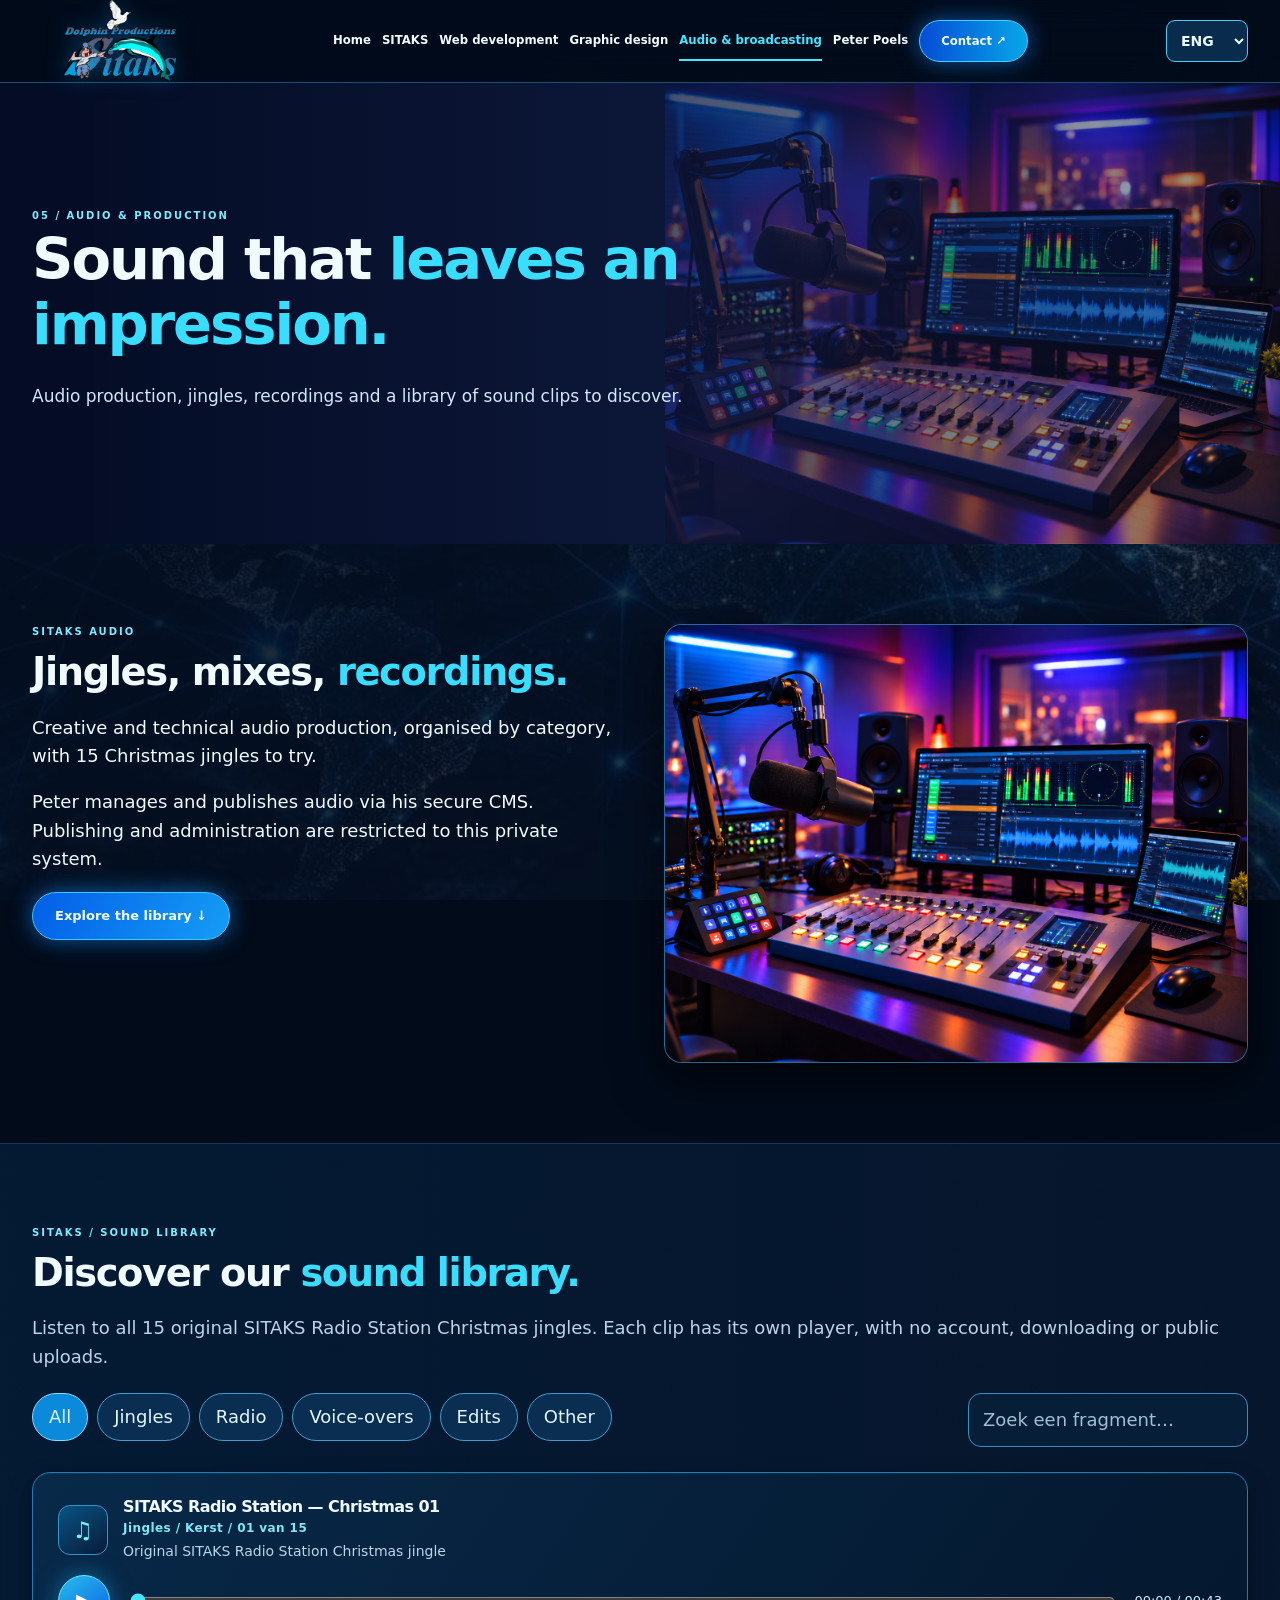
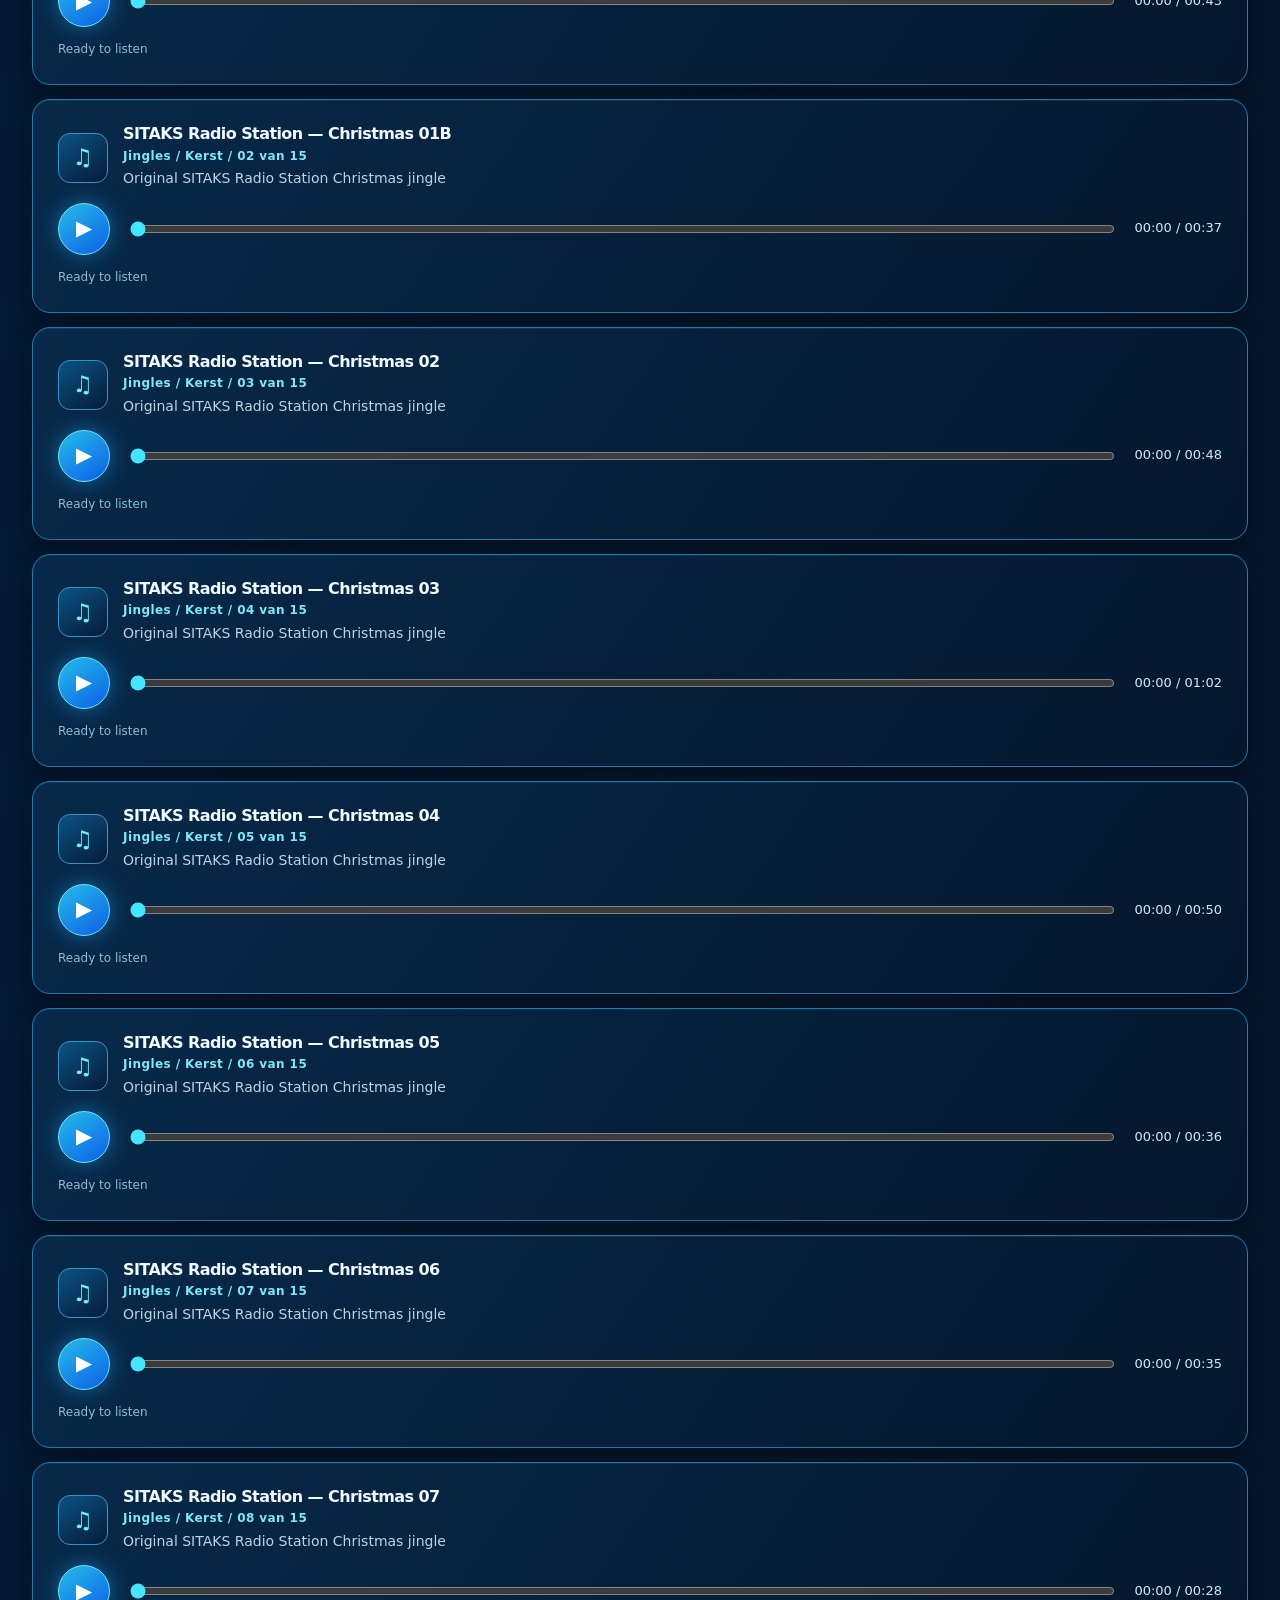
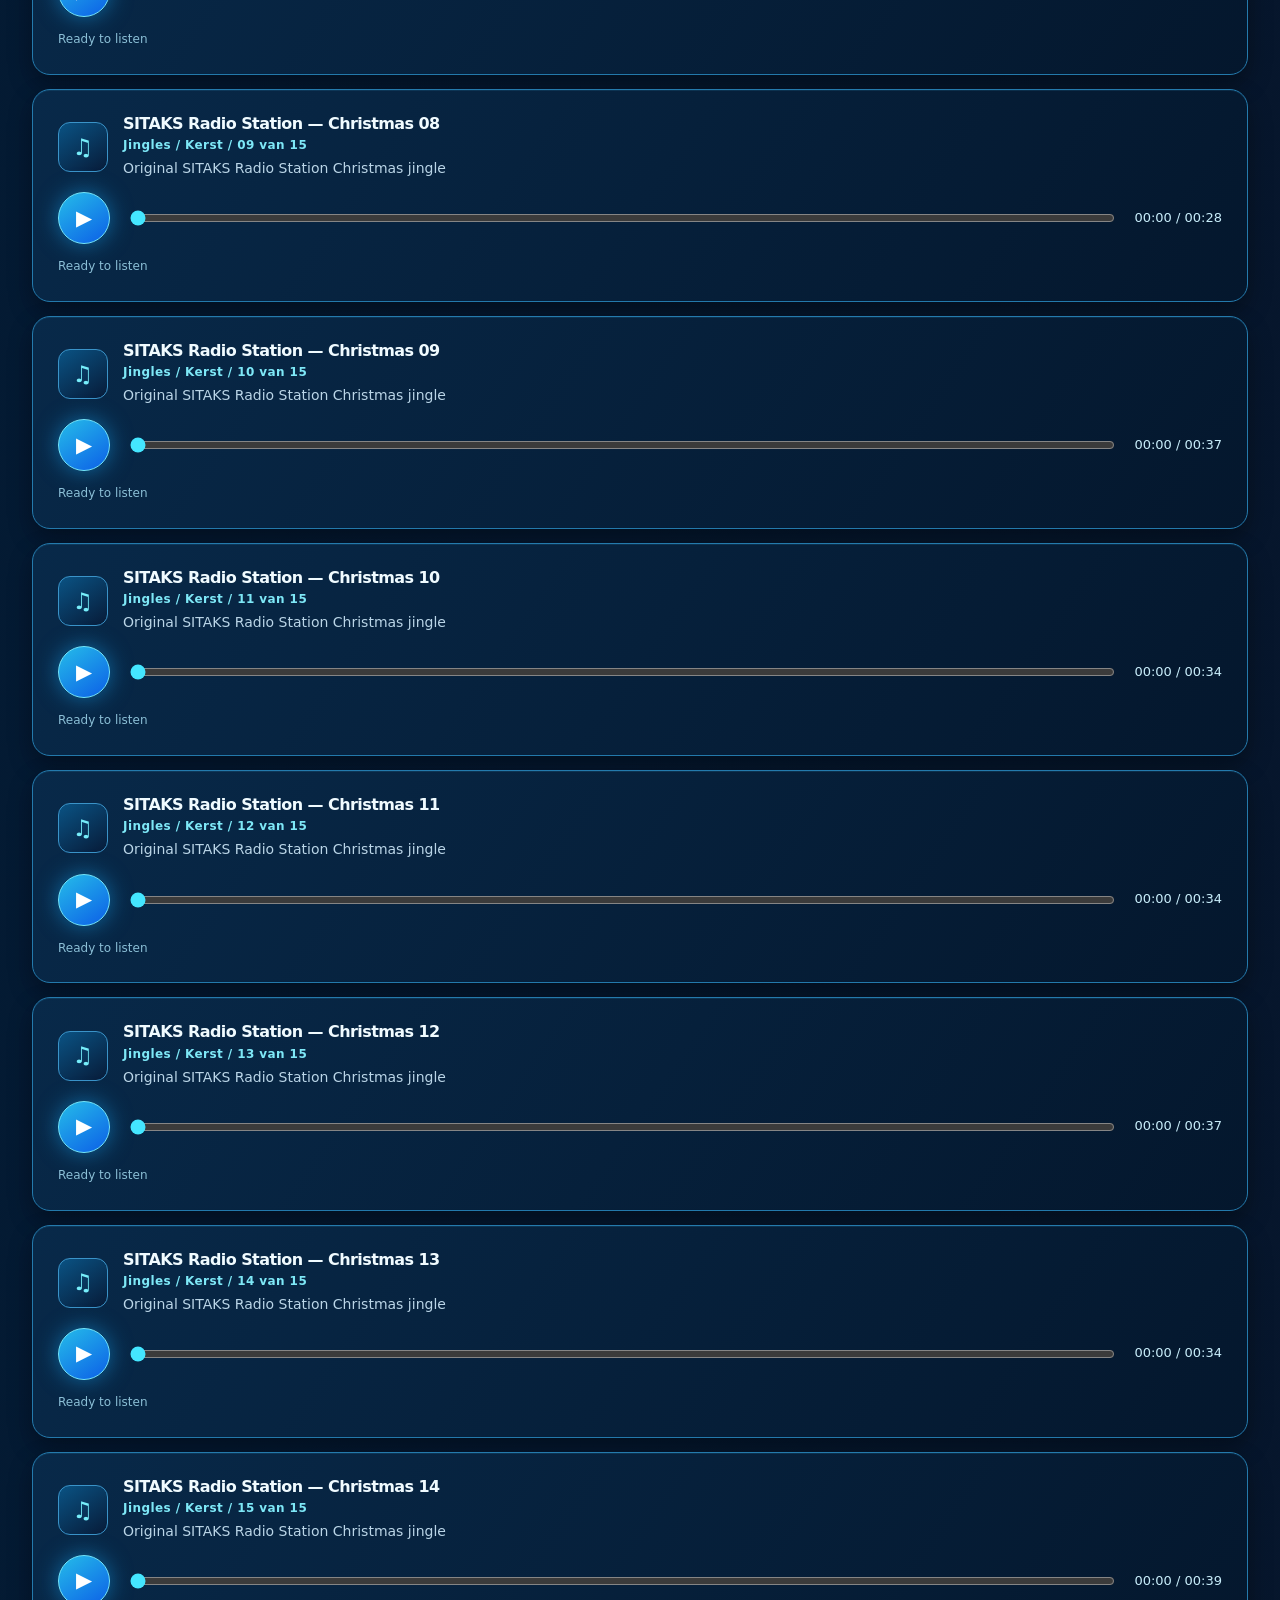
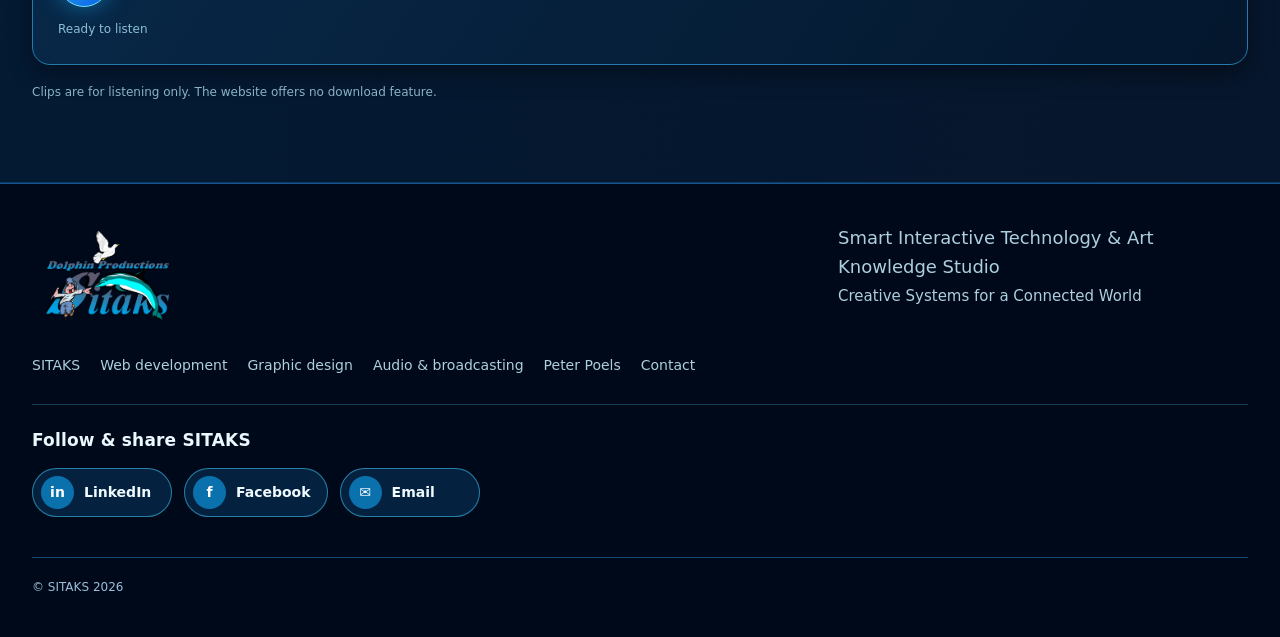
<file: sitaks/audio.html>
<!doctype html><html lang="nl"><head><meta charset="utf-8"><meta http-equiv="Content-Security-Policy" content="default-src 'self'; base-uri 'self'; object-src 'none'; script-src 'self'; style-src 'self' 'unsafe-inline'; img-src 'self' data:; font-src 'self' data:; media-src 'self' https://power-events.be; connect-src 'self' https://power-events.be; form-action 'self' https://formsubmit.co; upgrade-insecure-requests"><meta name="referrer" content="strict-origin-when-cross-origin"><meta name="viewport" content="width=device-width,initial-scale=1,viewport-fit=cover"><meta name="theme-color" content="#020b1a"><meta name="description" content="SITAKS — Smart Interactive Technology &amp; Art Knowledge Studio"><title>Audio &amp; audiobibliotheek | SITAKS</title><link rel="stylesheet" href="style.css?v=20261016pics"><link rel="stylesheet" href="social.css?v=20261010c"><link rel="stylesheet" href="i18n.css?v=20261016i18n1"></head><body><a class="skip" href="#main">Spring naar de inhoud</a><header class="topbar"><div class="max topwrap"><a class="brand" href="index.html"><img src="assets/sitaks-original-logo.png" alt="SITAKS – Dolphin Productions" width="601" height="433" loading="lazy" decoding="async"></a><button id="menu-btn" class="menu" type="button" aria-controls="site-nav" aria-expanded="false">☰ Menu</button><nav class="nav" id="site-nav" aria-label="Hoofdmenu"><a href="index.html">Home</a><a href="algemeen.html">SITAKS</a><a href="webdevelopment.html">Webdevelopment</a><a href="grafisch.html">Grafisch ontwerp</a><a href="webradio.html" aria-current="page">Audio & Broadcasting</a><a href="peter-poels.html">Peter Poels</a><a href="contact.html" class="contact">Contact ↗</a></nav><div class="sitaks-lang"><label for="sitaks-language" class="visually-hidden">Taal / Langue / Language</label><select id="sitaks-language" aria-label="Taal / Langue / Language"><option value="nl">NL</option><option value="fr">FR</option><option value="en">ENG</option></select></div></div></header><main id="main"><section class="page-hero audio"><div class="max"><span class="label">05 / Audio & productie</span><h1>Geluid dat <span class="accent">blijft hangen.</span></h1><p>Audioproductie, jingles, opnames en een bibliotheek waarin luisteraars fragmenten kunnen ontdekken.</p></div></section><section class="section"><div class="max grid2"><div><div class="label">SITAKS Audio</div><h2>Jingles, mixen, <span class="accent">opnames.</span></h2><p>Alles rond de creatieve en technische productie van geluid. De opnames worden per categorie overzichtelijk aangeboden, met nu 15 kerstjingles om te testen.</p><p>Peter beheert en publiceert de audiobestanden via zijn eigen beveiligde CMS. Publicatie en beheer gebeuren uitsluitend via het afgeschermde CMS.</p><a class="btn primary" href="#bibliotheek">Bekijk de bibliotheek ↓</a></div><div class="photo sitaks-full-image"><img src="assets/sitaks-studio-approved-20261016.png" alt="SITAKS professionele radiostudio met DHD-mengpaneel, microfoon en audiomonitors" width="1448" height="1086" loading="lazy" decoding="async"></div></div></section><section class="section section-alt" id="bibliotheek"><div class="max"><div class="label">SITAKS / Sound library</div><h2>Ontdek onze <span class="accent">audiobibliotheek.</span></h2><p class="muted">Beluister alle 15 originele SITAKS Radio Station-kerstjingles. Elke opname heeft een eigen speler. Afspelen kan zonder account; downloaden of uploaden is hier niet voorzien.</p><div class="audio-library-top"><div class="library-filters" aria-label="Audiofragmenten filteren"><button class="filter" aria-pressed="true" data-category="Alle" type="button">Alles</button><button class="filter" aria-pressed="false" data-category="Jingles" type="button">Jingles</button><button class="filter" aria-pressed="false" data-category="Radiofragmenten" type="button">Radio</button><button class="filter" aria-pressed="false" data-category="Voice-overs" type="button">Voice-overs</button><button class="filter" aria-pressed="false" data-category="Montages" type="button">Montages</button><button class="filter" aria-pressed="false" data-category="Andere" type="button">Andere</button></div><label class="audio-search-label"><span class="visually-hidden">Zoek een fragment</span><input id="audio-search" class="audio-search" type="search" autocomplete="off" placeholder="Zoek een fragment…"></label></div><div id="audio-clips" class="audio-library-list" data-demo-audio="christmas2026" aria-live="polite"></div><div id="audio-empty" class="audio-empty" role="status"><span aria-hidden="true" class="audio-empty-wave">▂ ▇ ▃ ▆ ▂ ▅ ▃</span><h3>SITAKS-jingles worden geladen</h3><p>Deze testbibliotheek bevat 15 originele SITAKS Radio Station-kerstjingles.</p></div><p class="audio-note">Alle fragmenten zijn uitsluitend bedoeld om hier te beluisteren. Er is geen downloadfunctie op de website.</p></div></section></main><footer class="footer"><div class="max foot-grid"><a href="index.html"><img src="assets/sitaks-original-logo.png" alt="SITAKS – Dolphin Productions" width="601" height="433" loading="lazy" decoding="async"></a><p style="max-width:410px">Smart Interactive Technology &amp; Art Knowledge Studio<br><small>Creative Systems for a Connected World</small></p><div class="foot-links"><a href="algemeen.html">SITAKS</a><a href="webdevelopment.html">Webdevelopment</a><a href="grafisch.html">Grafisch ontwerp</a><a href="webradio.html">Audio &amp; Broadcasting</a><a href="peter-poels.html">Peter Poels</a><a href="contact.html">Contact</a></div></div><section class="max social-area" aria-label="Sociale media en de website delen"><h3>Volg &amp; deel SITAKS</h3><div class="social-links"><a class="social-pill" href="https://be.linkedin.com/in/peter-poels-6b372211" target="_blank" rel="noopener noreferrer" aria-label="LinkedIn-profiel van Peter Poels"><span class="social-icon" aria-hidden="true">in</span>LinkedIn</a><a class="social-pill" href="https://www.facebook.com/peter.poels" target="_blank" rel="noopener noreferrer" aria-label="Bezoek het Facebook-profiel van Peter Poels"><span class="social-icon" aria-hidden="true">f</span>Facebook</a><a class="social-pill" href="contact.html" aria-label="Contacteer SITAKS via het formulier"><span class="social-icon" aria-hidden="true">✉</span>E-mail</a></div></section><div class="max" style="border-top:1px solid #174977;margin-top:30px;padding-top:20px;font-size:12px;color:#9bbeda">© SITAKS 2026</div></footer><script src="audio-library.js?v=20261016filter" defer></script><script src="site-config.js" defer></script><script src="script.js?v=20261016nav" defer></script><script src="social.js?v=20261010d" defer></script><script src="i18n.js?v=20261016i18n3" defer></script></body></html>
</file>
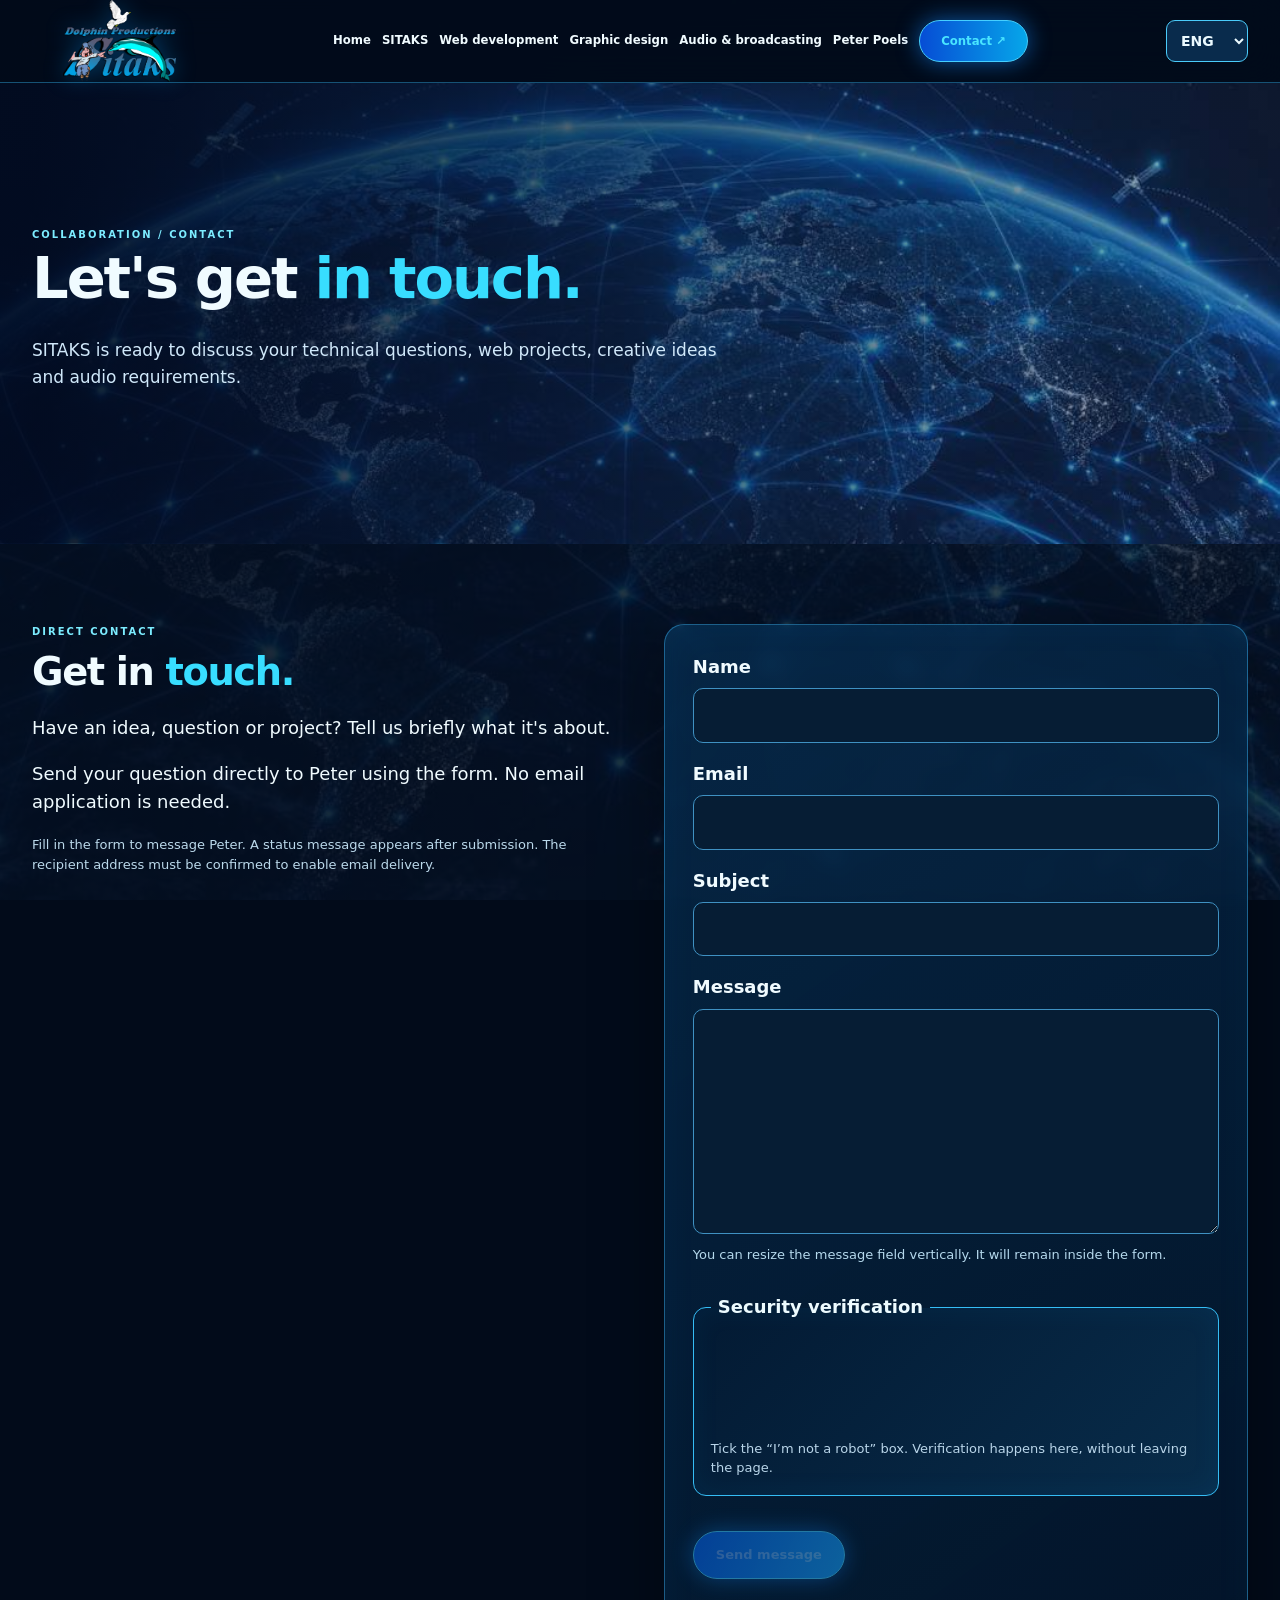
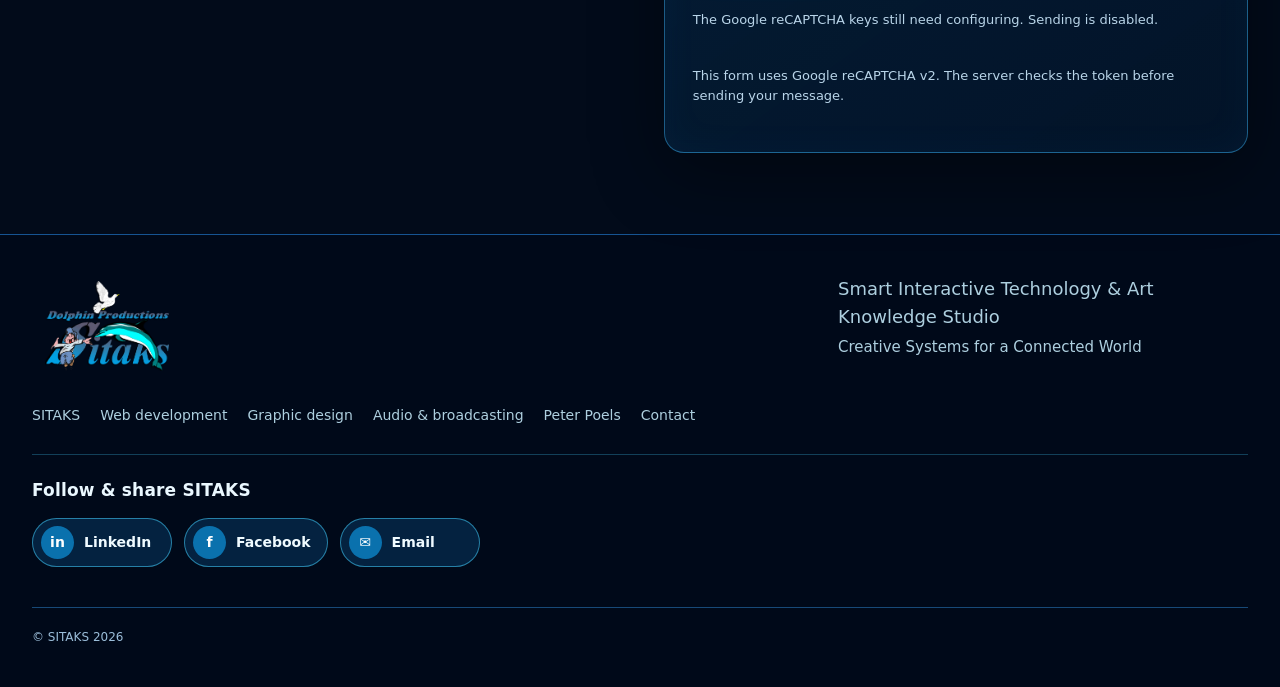
<file: sitaks/contact.html>
<!doctype html><html lang="nl"><head><meta charset="utf-8"><meta http-equiv="Content-Security-Policy" content="default-src 'self'; base-uri 'self'; object-src 'none'; script-src 'self' https://www.google.com/recaptcha/ https://www.gstatic.com/recaptcha/ https://www.recaptcha.net/recaptcha/; style-src 'self' 'unsafe-inline'; img-src 'self' data: https://www.google.com https://www.gstatic.com https://www.recaptcha.net; font-src 'self' data:; media-src 'self' https://power-events.be; connect-src 'self' https://power-events.be https://www.google.com https://www.recaptcha.net; frame-src https://www.google.com/recaptcha/ https://recaptcha.google.com/recaptcha/ https://www.recaptcha.net/recaptcha/; form-action 'self'; upgrade-insecure-requests"><meta name="referrer" content="strict-origin-when-cross-origin"><meta name="viewport" content="width=device-width,initial-scale=1,viewport-fit=cover"><meta name="theme-color" content="#020b1a"><meta name="description" content="SITAKS — Smart Interactive Technology &amp; Art Knowledge Studio"><title>Contact | SITAKS</title><link rel="stylesheet" href="style.css?v=20261010b"><link rel="stylesheet" href="social.css?v=20261010c"><link rel="stylesheet" href="contact-form.css?v=20261016recaptchav2"><link rel="stylesheet" href="i18n.css?v=20261016i18n1"></head><body><a class="skip" href="#main">Spring naar de inhoud</a><header class="topbar"><div class="max topwrap"><a class="brand" href="index.html"><img src="assets/sitaks-original-logo.png" alt="SITAKS – Dolphin Productions" width="601" height="433" loading="lazy" decoding="async"></a><button id="menu-btn" class="menu" type="button" aria-controls="site-nav" aria-expanded="false">☰ Menu</button><nav class="nav" id="site-nav" aria-label="Hoofdmenu"><a href="index.html">Home</a><a href="algemeen.html">SITAKS</a><a href="webdevelopment.html">Webdevelopment</a><a href="grafisch.html">Grafisch ontwerp</a><a href="webradio.html">Audio & Broadcasting</a><a href="peter-poels.html">Peter Poels</a><a href="contact.html" aria-current="page" class="contact">Contact ↗</a></nav><div class="sitaks-lang"><label for="sitaks-language" class="visually-hidden">Taal / Langue / Language</label><select id="sitaks-language" aria-label="Taal / Langue / Language"><option value="nl">NL</option><option value="fr">FR</option><option value="en">ENG</option></select></div></div></header><main id="main"><section class="page-hero "><div class="max"><span class="label">Samenwerken / Contact</span><h1>Laten we <span class="accent">verbinden.</span></h1><p>Voor technische vragen, webprojecten, creatie en audio staat SITAKS klaar voor een eerste gesprek.</p></div></section><section class="section"><div class="max grid2"><div><div class="label">Rechtstreeks</div><h2>Neem <span class="accent">contact op.</span></h2><p>Heb je een idee, vraag of project? Vertel ons kort waarover het gaat.</p><p>Stuur je vraag rechtstreeks naar Peter via het formulier hiernaast. Je hoeft geen e-mailprogramma te openen.</p><p class="note">Vul het formulier in om Peter een bericht te sturen. Na verzending verschijnt hieronder een statusmelding. Voor een werkende e-mailbezorging moet het ontvangstadres bevestigd zijn.</p></div><div class="glass panel"><form class="contact-form" id="contact-form" action="#" method="POST" accept-charset="UTF-8"><label>Naam<input name="name" autocomplete="name" maxlength="120" required></label><label>E-mail<input name="email" type="email" autocomplete="email" maxlength="180" required></label><label>Onderwerp<input name="subject" maxlength="160" required></label><label for="contact-message">Bericht<textarea id="contact-message" name="message" rows="7" minlength="10" maxlength="6000" required aria-describedby="message-resize-tip"></textarea></label><small id="message-resize-tip" class="contact-tip">Je kunt het berichtvak onderaan verticaal vergroten. Het blijft altijd binnen het formulier.</small><div class="contact-trap" aria-hidden="true" style="position:absolute;left:-10000px;width:1px;height:1px;overflow:hidden"><label>Laat dit veld leeg<input type="text" name="_honey" tabindex="-1" autocomplete="off"></label></div><fieldset class="captcha-panel sitaks-captcha"><legend>Beveiligingscontrole</legend><div class="sitaks-recaptcha-frame"><div id="sitaks-recaptcha" aria-label="Google reCAPTCHA v2: Ik ben geen robot"></div></div><p class="contact-tip" id="sitaks-captcha-explanation">Vink het vakje ‘Ik ben geen robot’ aan. De controle gebeurt hier, zonder naar een andere pagina te gaan.</p></fieldset><button type="submit" class="btn primary" id="contact-submit" disabled>Verstuur bericht</button><p class="note" id="contact-status" role="status" aria-live="polite" style="margin-top:14px">Vink het Google-vak aan en verstuur je bericht. Je blijft op SITAKS; hier verschijnt of de mailserver het bericht heeft aangenomen.</p><p class="note">Dit formulier gebruikt Google reCAPTCHA v2. Het token wordt door de server gecontroleerd vóór het bericht wordt verzonden.</p></form></div></div></section></main><footer class="footer"><div class="max foot-grid"><a href="index.html"><img src="assets/sitaks-original-logo.png" alt="SITAKS – Dolphin Productions" width="601" height="433" loading="lazy" decoding="async"></a><p style="max-width:410px">Smart Interactive Technology &amp; Art Knowledge Studio<br><small>Creative Systems for a Connected World</small></p><div class="foot-links"><a href="algemeen.html">SITAKS</a><a href="webdevelopment.html">Webdevelopment</a><a href="grafisch.html">Grafisch ontwerp</a><a href="webradio.html">Audio &amp; Broadcasting</a><a href="peter-poels.html">Peter Poels</a><a href="contact.html">Contact</a></div></div><section class="max social-area" aria-label="Sociale media en de website delen"><h3>Volg &amp; deel SITAKS</h3><div class="social-links"><a class="social-pill" href="https://be.linkedin.com/in/peter-poels-6b372211" target="_blank" rel="noopener noreferrer" aria-label="LinkedIn-profiel van Peter Poels"><span class="social-icon" aria-hidden="true">in</span>LinkedIn</a><a class="social-pill" href="https://www.facebook.com/peter.poels" target="_blank" rel="noopener noreferrer" aria-label="Bezoek het Facebook-profiel van Peter Poels"><span class="social-icon" aria-hidden="true">f</span>Facebook</a><a class="social-pill" href="contact.html" aria-label="Contacteer SITAKS via het formulier"><span class="social-icon" aria-hidden="true">✉</span>E-mail</a></div></section><div class="max" style="border-top:1px solid #174977;margin-top:30px;padding-top:20px;font-size:12px;color:#9bbeda">© SITAKS 2026</div></footer><script src="site-config.js" defer></script><script src="script.js?v=20261010b" defer></script><script src="social.js?v=20261010d" defer></script><script src="contact.js?v=20261016recaptchav2" defer></script><script src="i18n.js?v=20261017contactfinal1" defer></script></body></html>
</file>
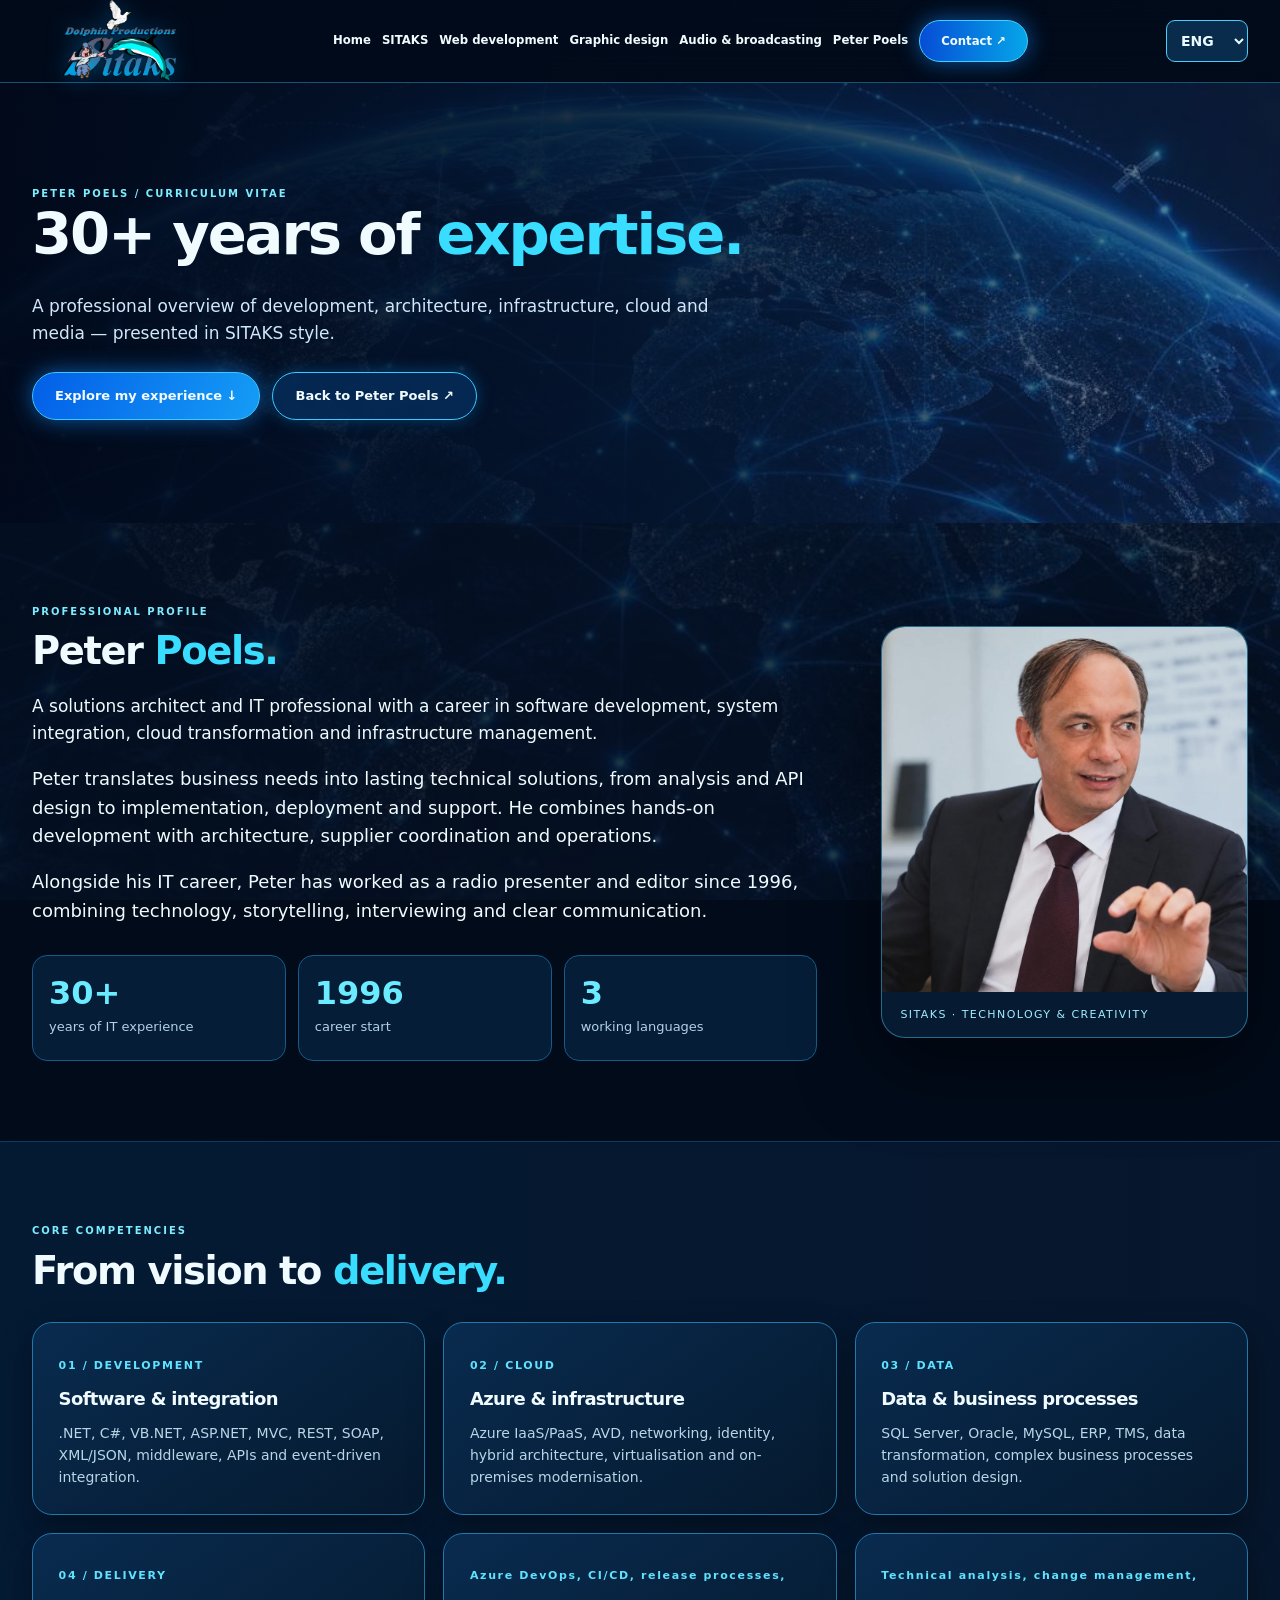
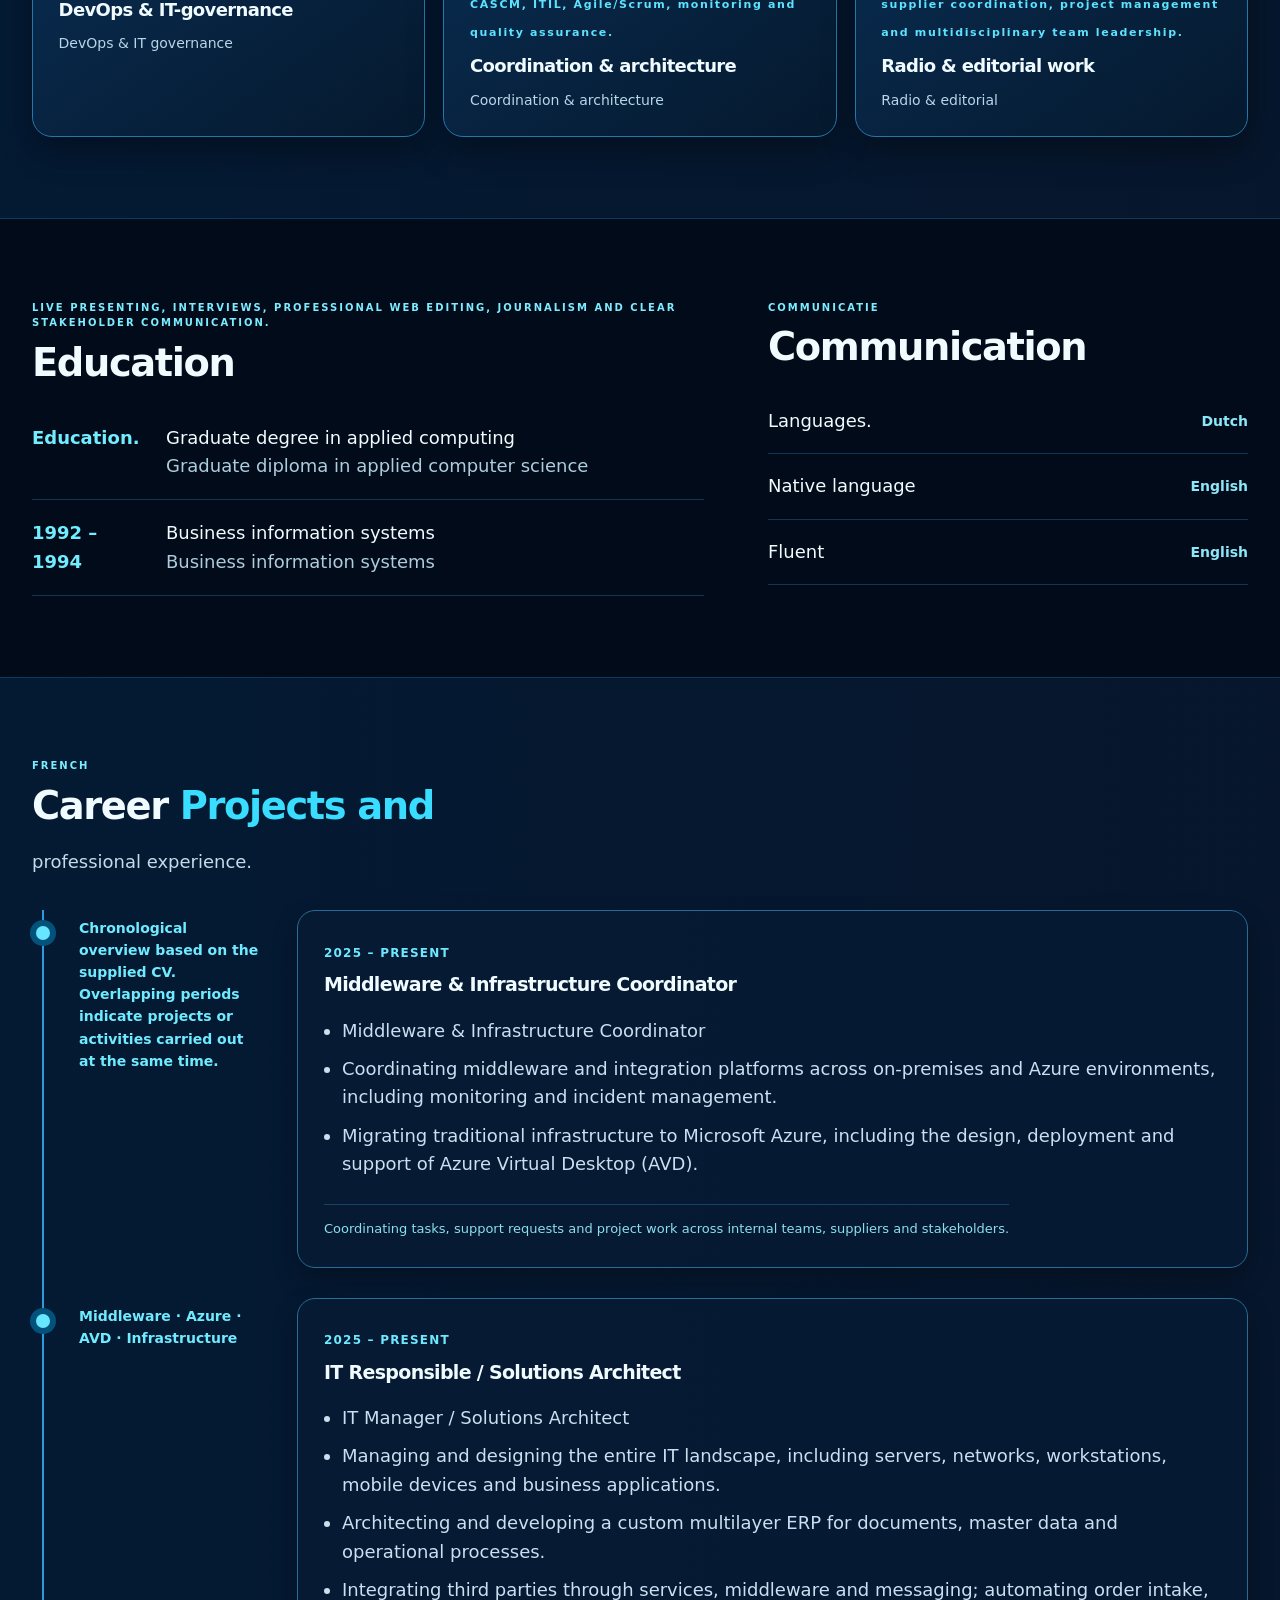
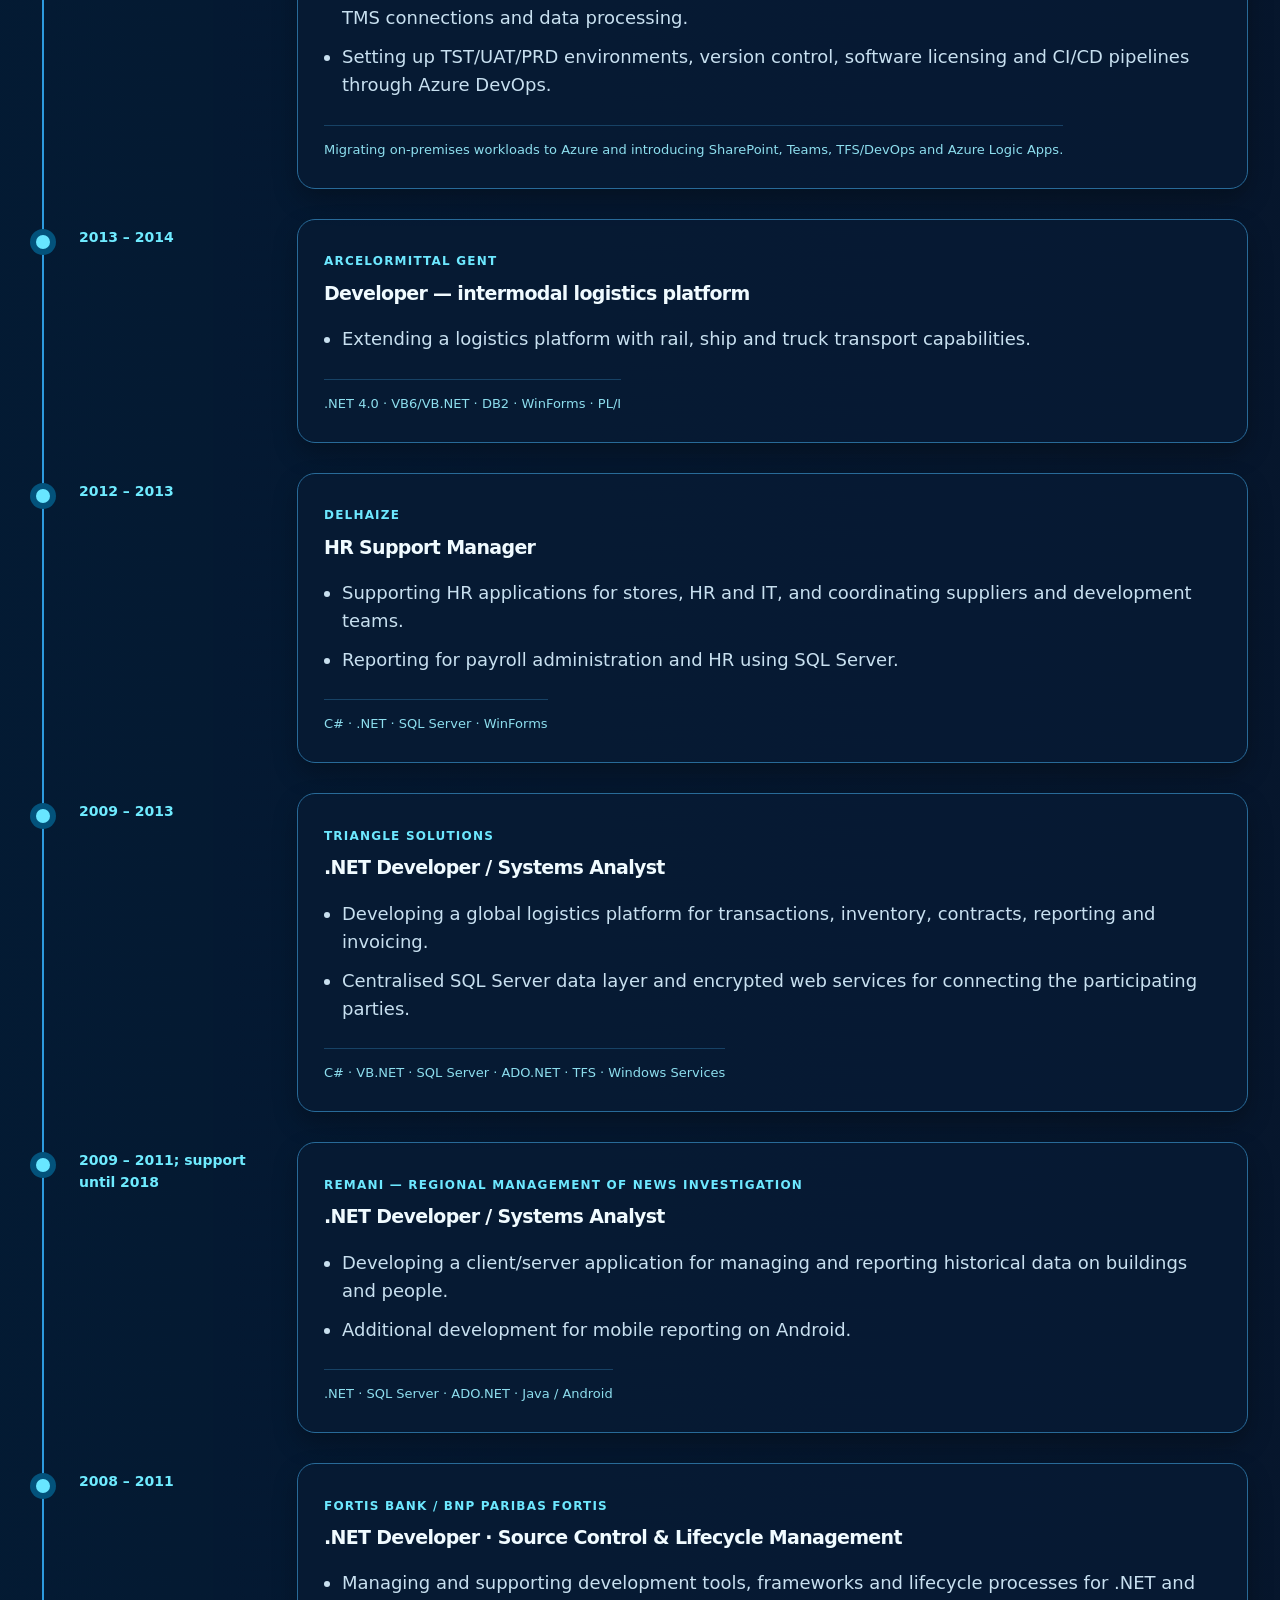
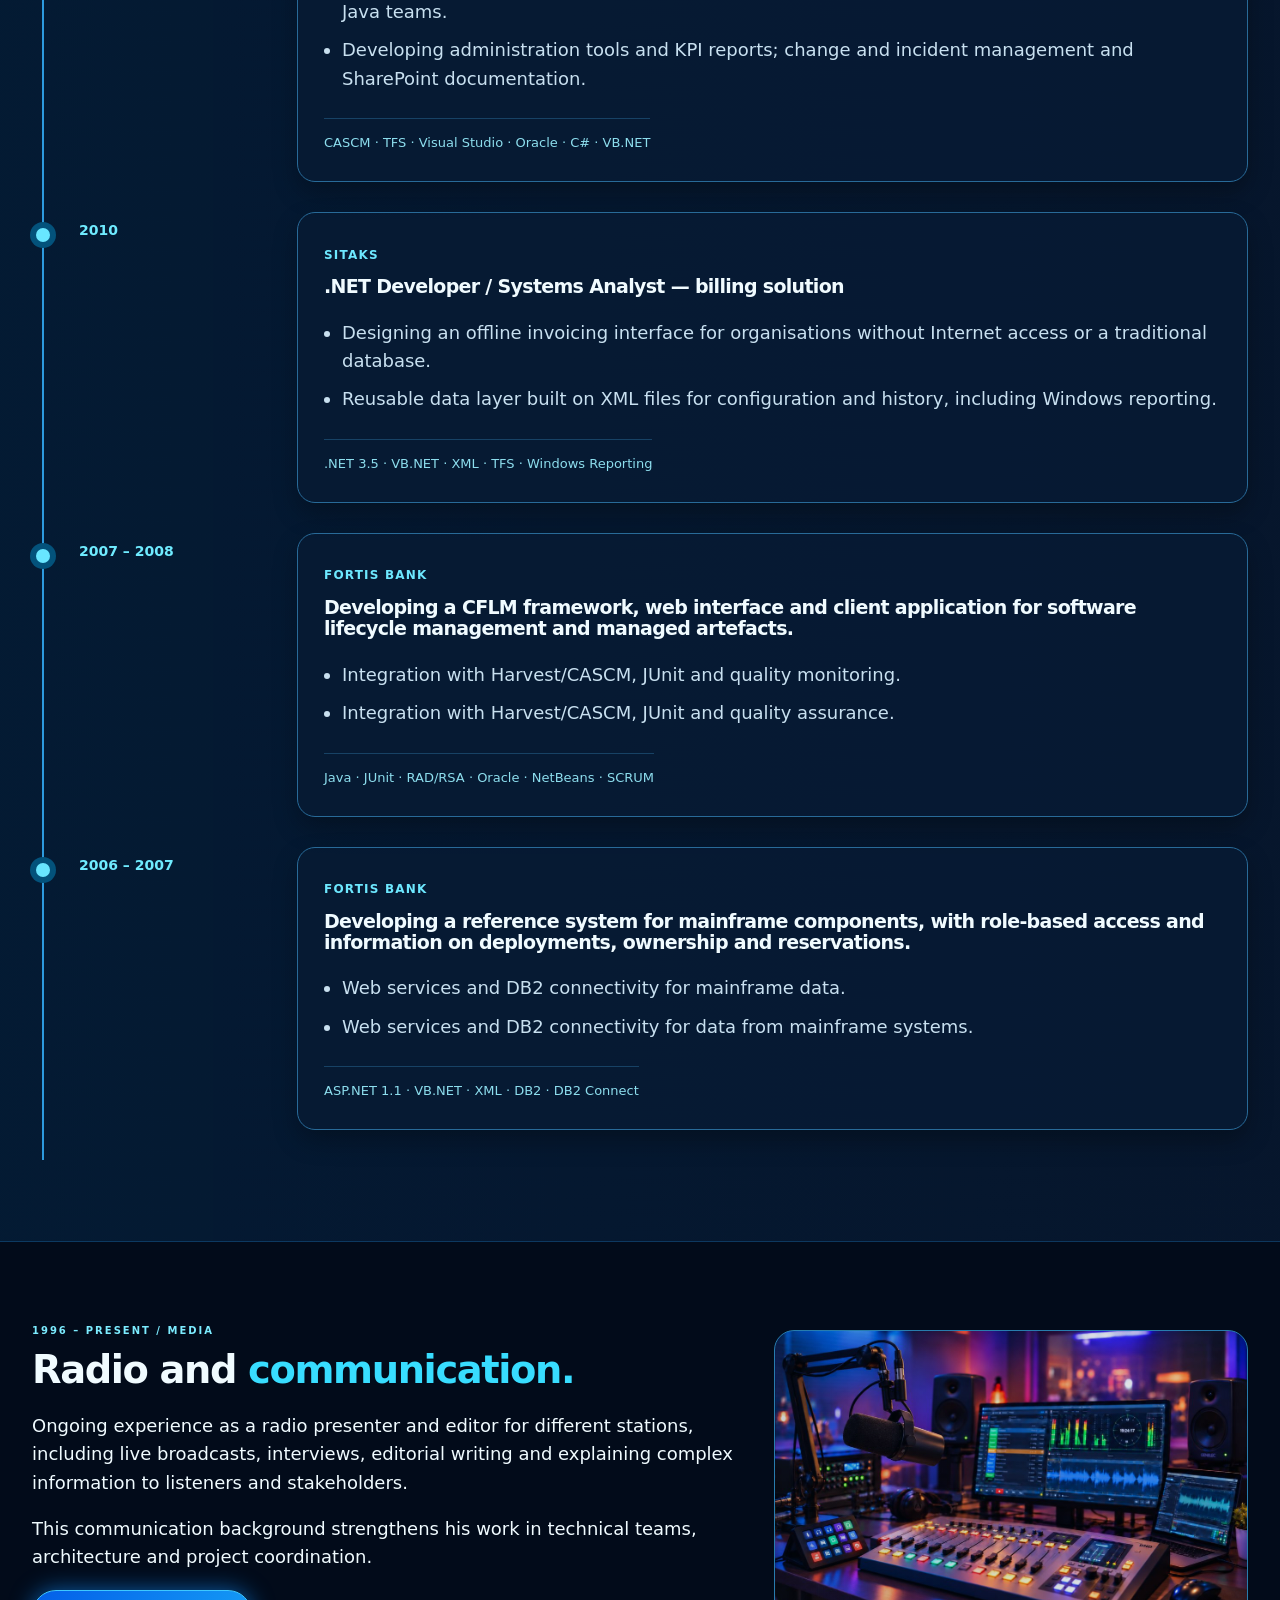
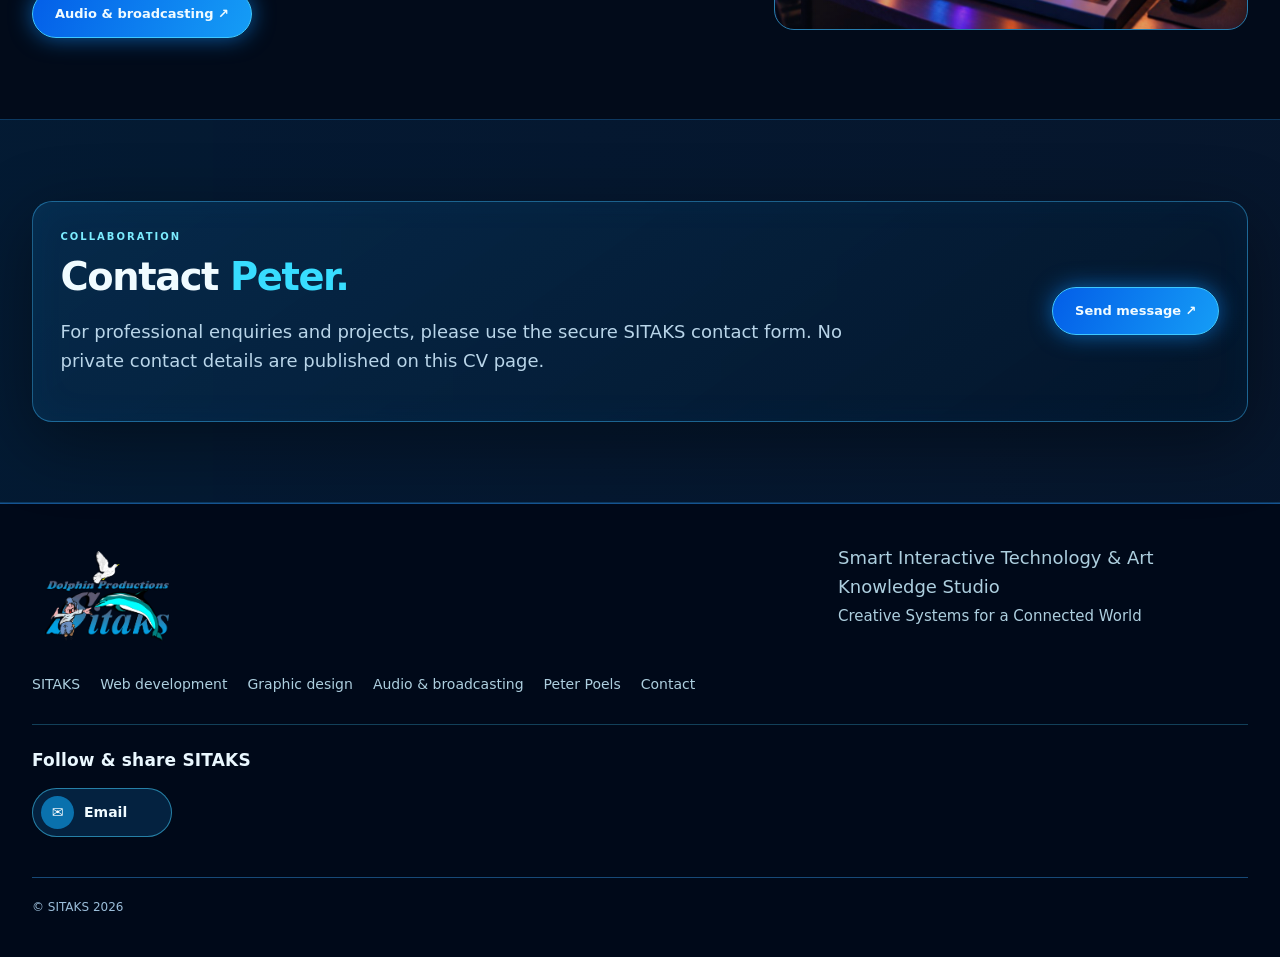
<file: sitaks/cv-peter-poels.html>
<!doctype html><html lang="nl"><head><meta charset="utf-8"><meta http-equiv="Content-Security-Policy" content="default-src 'self'; base-uri 'self'; object-src 'none'; script-src 'self'; style-src 'self' 'unsafe-inline'; img-src 'self' data:; font-src 'self' data:; media-src 'self' https://power-events.be; connect-src 'self' https://power-events.be; form-action 'self' https://formsubmit.co; upgrade-insecure-requests"><meta name="referrer" content="strict-origin-when-cross-origin"><meta name="viewport" content="width=device-width,initial-scale=1,viewport-fit=cover"><meta name="theme-color" content="#020b1a"><meta name="description" content="SITAKS — Smart Interactive Technology &amp; Art Knowledge Studio"><title>Professioneel CV Peter Poels | SITAKS</title><meta name="description" content="Professioneel loopbaanoverzicht van Peter Poels: Solutions Architecture, softwareontwikkeling, Azure, IT-integraties en 30+ jaar radio-ervaring."><link rel="stylesheet" href="style.css?v=20261010b"><link rel="stylesheet" href="social.css?v=20261010c"><style>/* Online CV · SITAKS - shared site style stays intact */
.cv-hero{background-image:linear-gradient(90deg,rgba(1,9,26,.97),rgba(2,19,43,.85) 53%,rgba(3,27,67,.48)),url('assets/connected-world.jpg');min-height:clamp(440px,34vw,620px)}
.cv-hero .max{padding-block:clamp(84px,7vw,125px)}
.cv-intro{display:grid;grid-template-columns:1.5fr .7fr;gap:clamp(24px,5vw,90px);align-items:center}
.cv-intro-copy p{max-width:890px}.cv-portrait{border:1px solid #4ed4ff70;border-radius:24px;overflow:hidden;background:#061a32;box-shadow:0 25px 80px #0008}.cv-portrait img{height:auto;max-height:460px;object-fit:cover;width:100%;object-position:top}.cv-portrait-label{display:block;padding:14px 18px;font-size:11px;letter-spacing:.13em;color:#9eeeff}
.cv-metric-row{display:grid;grid-template-columns:repeat(3,minmax(0,1fr));gap:12px;margin-top:30px}.cv-metric{background:#061d37;border:1px solid #155c8d;border-radius:15px;padding:20px 16px}.cv-metric strong{display:block;color:#6aebff;font-size:clamp(26px,2.5vw,42px);line-height:1.1}.cv-metric span{color:#b3d0e6;font-size:13px}
.cv-card-grid{display:grid;grid-template-columns:repeat(3,minmax(0,1fr));gap:18px;margin-top:30px}.cv-skill-card{min-width:0;background:linear-gradient(145deg,#092b4f,#05192e);border:1px solid #2377ab;border-radius:20px;padding:clamp(18px,2vw,30px);box-shadow:0 14px 34px #0005}.cv-skill-card span{color:#5ee3ff;font-size:11px;letter-spacing:.15em;font-weight:800}.cv-skill-card h3{margin:12px 0;font-size:clamp(18px,1.3vw,25px)}.cv-skill-card p{color:#b7d6e7;font-size:clamp(14px,.85vw,17px);margin:0}
.cv-meta-grid{display:grid;grid-template-columns:1.4fr 1fr;gap:clamp(24px,5vw,85px)}.cv-info-line{display:grid;grid-template-columns:110px 1fr;gap:24px;padding:19px 0;border-bottom:1px solid #2782b760}.cv-info-line strong{color:#71edff}.cv-info-line span{color:#adcddd}.cv-lang{display:flex;align-items:center;justify-content:space-between;gap:15px;padding:18px 0;border-bottom:1px solid #2782b760}.cv-lang strong{color:#8ce7fa;font-size:14px}
.cv-section-lead{max-width:760px;color:#c4dce9}.cv-career{position:relative;margin:34px 0 0 10px;border-left:2px solid #2d9add}.cv-career-item{display:grid;grid-template-columns:minmax(120px,180px) minmax(0,1fr);gap:clamp(18px,3vw,50px);position:relative;padding:0 0 30px 35px}.cv-career-item:before{content:'';position:absolute;left:-8px;top:16px;width:14px;height:14px;background:#68e6ff;border-radius:50%;box-shadow:0 0 0 6px #03527b}.cv-career-date{font-size:14px;color:#6febff;font-weight:800;padding-top:7px}.cv-career-body{background:#061b34d9;border:1px solid #286a98;border-radius:18px;padding:clamp(19px,2vw,28px);box-shadow:0 11px 24px #0004}.cv-org{color:#6de8ff;font-size:12px;text-transform:uppercase;letter-spacing:.1em;font-weight:800}.cv-career-body h3{font-size:clamp(19px,1.4vw,27px);margin:9px 0 16px}.cv-career-body ul{padding-left:18px;margin:0 0 20px;color:#c8e0f0}.cv-career-body li{padding:5px 0}.cv-tech{display:inline-block;margin:0;color:#8ddeee;font-size:13px;line-height:1.6;border-top:1px solid #286a9880;padding-top:14px}
.cv-radio-block{display:grid;grid-template-columns:1.2fr .8fr;gap:30px;align-items:center}.cv-radio-visual{min-height:300px;background:linear-gradient(90deg,#00142e33,#00142e16),url('assets/audio-studio-stable-20261010.jpg') center/cover;border:1px solid #277cad;border-radius:20px}.cv-contact-panel{display:flex;justify-content:space-between;align-items:center;gap:30px;flex-wrap:wrap}.cv-contact-panel>div{max-width:820px}
@media(max-width:1050px){.cv-card-grid{grid-template-columns:repeat(2,minmax(0,1fr))}.cv-intro{grid-template-columns:1.3fr .7fr}.cv-radio-block{grid-template-columns:1fr 1fr}}
@media(max-width:760px){.cv-intro,.cv-meta-grid,.cv-radio-block{grid-template-columns:1fr}.cv-portrait{max-width:480px}.cv-card-grid{grid-template-columns:1fr}.cv-career-item{grid-template-columns:1fr;gap:8px;padding-left:24px}.cv-metric-row{grid-template-columns:repeat(3,minmax(0,1fr))}.cv-metric{padding:14px 10px}.cv-metric span{font-size:11px}.cv-info-line{grid-template-columns:88px 1fr;gap:15px}.cv-radio-visual{min-height:220px}}
@media(max-width:365px){.cv-metric-row{grid-template-columns:1fr}.cv-metric{display:flex;gap:16px;align-items:center}.cv-lang{align-items:flex-start;flex-direction:column;gap:1px}}
@media(prefers-reduced-motion:reduce){.cv-career-item,.cv-card-grid{scroll-behavior:auto}}
</style><link rel="stylesheet" href="i18n.css?v=20261016i18n1"></head><body><a class="skip" href="#main">Spring naar de inhoud</a><header class="topbar"><div class="max topwrap"><a class="brand" href="index.html"><img src="assets/sitaks-original-logo.png" alt="SITAKS – Dolphin Productions" width="601" height="433" loading="lazy" decoding="async"></a><button id="menu-btn" class="menu" type="button" aria-controls="site-nav" aria-expanded="false">☰ Menu</button><nav class="nav" id="site-nav" aria-label="Hoofdmenu"><a href="index.html">Home</a><a href="algemeen.html">SITAKS</a><a href="webdevelopment.html">Webdevelopment</a><a href="grafisch.html">Grafisch ontwerp</a><a href="webradio.html">Audio & Broadcasting</a><a href="peter-poels.html">Peter Poels</a><a href="contact.html" class="contact">Contact ↗</a></nav><div class="sitaks-lang"><label for="sitaks-language" class="visually-hidden">Taal / Langue / Language</label><select id="sitaks-language" aria-label="Taal / Langue / Language"><option value="nl">NL</option><option value="fr">FR</option><option value="en">ENG</option></select></div></div></header><main id="main">
<section class="page-hero cv-hero"><div class="max"><div class="label">Peter Poels / Curriculum Vitae</div><h1>30+ jaar <span class="accent">expertise.</span></h1><p>Een professioneel overzicht van ontwikkeling, architectuur, infrastructuur, cloud en media — helder gepresenteerd in de SITAKS-stijl.</p><div class="buttons"><a href="#ervaring" class="btn primary">Bekijk mijn ervaring ↓</a><a href="peter-poels.html" class="btn">Terug naar Peter Poels ↗</a></div></div></section>
<section class="section"><div class="max cv-intro"><div class="cv-intro-copy"><div class="label">Professioneel profiel</div><h2>Peter <span class="accent">Poels.</span></h2><p class="lead">Solutions Architect en IT-professional met een loopbaan in softwareontwikkeling, systeemintegratie, cloudtransformatie en infrastructuurbeheer.</p><p>Peter vertaalt bedrijfsbehoeften naar duurzame technische oplossingen, van analyse en API-design tot implementatie, uitrol en ondersteuning. Hij combineert hands-on ontwikkeling met architectuur, coördinatie van leveranciers en operationeel beheer.</p><p>Naast zijn IT-loopbaan werkt hij sinds 1996 als radiomaker en redacteur — een combinatie van technologie, storytelling, interviewtechniek en heldere communicatie.</p><div class="cv-metric-row"><div class="cv-metric"><strong>30+</strong><span>jaar IT-ervaring</span></div><div class="cv-metric"><strong>1996</strong><span>start beroepsloopbaan</span></div><div class="cv-metric"><strong>3</strong><span>werktalen</span></div></div></div><div class="cv-portrait"><img src="assets/peter-poels.jpg" loading="eager" alt="Portret van Peter Poels" width="1100" height="1100"><span class="cv-portrait-label">SITAKS · TECHNOLOGY &amp; CREATIVITY</span></div></div></section>
<section class="section section-alt" id="expertise"><div class="max"><div class="label">Kerncompetenties</div><h2>Van visie naar <span class="accent">uitvoering.</span></h2><div class="cv-card-grid">
<article class="cv-skill-card"><span>01 / DEVELOPMENT</span><h3>Software &amp; integratie</h3><p>.NET, C#, VB.NET, ASP.NET, MVC, REST, SOAP, XML/JSON, middleware, API's en eventgedreven integratie.</p></article>
<article class="cv-skill-card"><span>02 / CLOUD</span><h3>Azure &amp; infrastructuur</h3><p>Azure IaaS/PaaS, AVD, netwerken, identiteit, hybride architectuur, virtualisatie en modernisering van on-premise omgevingen.</p></article>
<article class="cv-skill-card"><span>03 / DATA</span><h3>Data &amp; bedrijfsprocessen</h3><p>SQL Server, Oracle, MySQL, ERP, TMS, datatransformaties, complexe bedrijfsprocessen en oplossingsontwerp.</p></article>
<article class="cv-skill-card"><span>04 / DELIVERY</span><h3>DevOps &amp; IT-governance</h3><p>Azure DevOps, CI/CD, releaseprocessen, CASCM, ITIL, Agile/Scrum, monitoring en kwaliteitsborging.</p></article>
<article class="cv-skill-card"><span>05 / LEADERSHIP</span><h3>Coördinatie &amp; architectuur</h3><p>Technische analyse, change management, leveranciersafstemming, projectcoördinatie en begeleiding van multidisciplinaire teams.</p></article>
<article class="cv-skill-card"><span>06 / BROADCAST</span><h3>Radio &amp; redactie</h3><p>Livepresentatie, interviews, professionele webredactie, journalistieke structuur en begrijpelijke stakeholdercommunicatie.</p></article>
</div></div></section>
<section class="section"><div class="max cv-meta-grid"><div><div class="label">Studie</div><h2>Opleiding.</h2><div class="cv-info-line"><strong>1994 – 1997</strong><div>Graduaat toegepaste informatica<br><span>Erasmus Hogeschool Brussel</span></div></div><div class="cv-info-line"><strong>1992 – 1994</strong><div>Bedrijfseconomische informatica<br><span>Imelda Instituut Brussel</span></div></div></div><div><div class="label">Communicatie</div><h2>Talen.</h2><div class="cv-lang"><span>Nederlands</span><strong>Moedertaal</strong></div><div class="cv-lang"><span>Engels</span><strong>Vloeiend</strong></div><div class="cv-lang"><span>Frans</span><strong>Vloeiend</strong></div></div></div></section>
<section class="section section-alt" id="ervaring"><div class="max"><div class="label">Loopbaan</div><h2>Projecten en <span class="accent">werkervaring.</span></h2><p class="cv-section-lead">Chronologisch overzicht op basis van het aangeleverde CV. Overlappende periodes vertegenwoordigen gelijktijdige projecten of activiteiten.</p><div class="cv-career"><article class="cv-career-item"><div class="cv-career-date">2025 – heden</div><div class="cv-career-body"><span class="cv-org">Transport Vervaeke</span><h3>Middleware &amp; Infrastructure Coordinator</h3><ul><li>Coördinatie van middleware en integratieplatformen in on-premise- en Azure-omgevingen, inclusief monitoring en incidentopvolging.</li><li>Migratie van traditionele infrastructuur naar Microsoft Azure, met ontwerp, uitrol en ondersteuning van Azure Virtual Desktop (AVD).</li><li>Afstemming van taken, supportvragen en projectwerk tussen interne teams, leveranciers en stakeholders.</li></ul><p class="cv-tech">Middleware · Azure · AVD · Infrastructuur</p></div></article>
<article class="cv-career-item"><div class="cv-career-date">2014 – 2025</div><div class="cv-career-body"><span class="cv-org">Transport Vervaeke</span><h3>IT Responsible / Solutions Architect</h3><ul><li>Beheer en architectuur van het volledige IT-landschap, inclusief servers, netwerken, werkstations, mobiele apparatuur en bedrijfsapplicaties.</li><li>Architectuur en ontwikkeling van een maatwerk-ERP met n-tier-lagen voor documenten, stamgegevens en operationele processen.</li><li>Integratie met derde partijen via services, middleware en berichtenstromen; automatisering van orderintake, TMS-koppelingen en gegevensverwerking.</li><li>Opzet van testomgevingen (TST/UAT/PRD), versiebeheer, softwarelicenties en CI/CD-pipelines via Azure DevOps.</li><li>Migratie van on-premise workloads naar Azure en invoering van SharePoint, Teams, TFS/DevOps en Azure Logic Apps.</li></ul><p class="cv-tech">C# · VB.NET · .NET · PHP · Oracle · SQL Server · MySQL · Blazor · Azure · API Management</p></div></article>
<article class="cv-career-item"><div class="cv-career-date">2013 – 2014</div><div class="cv-career-body"><span class="cv-org">ArcelorMittal Gent</span><h3>Developer — intermodaal logistiek platform</h3><ul><li>Uitbreiding van een logistiek platform met functionaliteit voor vervoer per trein, schip en vrachtwagen.</li></ul><p class="cv-tech">.NET 4.0 · VB6/VB.NET · DB2 · WinForms · PL/I</p></div></article>
<article class="cv-career-item"><div class="cv-career-date">2012 – 2013</div><div class="cv-career-body"><span class="cv-org">Delhaize</span><h3>HR Support Manager</h3><ul><li>Ondersteuning van HR-toepassingen voor winkels, HR en IT, opvolging van leveranciers en ontwikkelteams.</li><li>Rapportering voor sociale administratie en HR met SQL Server.</li></ul><p class="cv-tech">C# · .NET · SQL Server · WinForms</p></div></article>
<article class="cv-career-item"><div class="cv-career-date">2009 – 2013</div><div class="cv-career-body"><span class="cv-org">Triangle Solutions</span><h3>.NET Developer / Systems Analyst</h3><ul><li>Ontwikkeling van een wereldwijd logistiek platform voor transacties, voorraadbeheer, contracten, rapportering en facturatie.</li><li>Centrale SQL Server-gegevenslaag en versleutelde webservices voor koppelingen tussen de betrokken partijen.</li></ul><p class="cv-tech">C# · VB.NET · SQL Server · ADO.NET · TFS · Windows Services</p></div></article>
<article class="cv-career-item"><div class="cv-career-date">2009 – 2011; ondersteuning tot 2018</div><div class="cv-career-body"><span class="cv-org">Remani — Regional Management of News Investigation</span><h3>.NET Developer / Systems Analyst</h3><ul><li>Ontwikkeling van een client/serverapplicatie voor het beheren en rapporteren van historische gegevens over gebouwen en personen.</li><li>Aanvullend ontwikkelwerk voor mobiele rapportering op Android.</li></ul><p class="cv-tech">.NET · SQL Server · ADO.NET · Java / Android</p></div></article>
<article class="cv-career-item"><div class="cv-career-date">2008 – 2011</div><div class="cv-career-body"><span class="cv-org">Fortis Bank / BNP Paribas Fortis</span><h3>.NET Developer · Source Control &amp; Lifecycle Management</h3><ul><li>Beheer en ondersteuning van ontwikkeltools, frameworks en levenscyclusprocessen voor .NET- en Java-ontwikkelteams.</li><li>Ontwikkeling van beheertools en KPI-rapportage; change- en incidentmanagement en SharePoint-documentatie.</li></ul><p class="cv-tech">CASCM · TFS · Visual Studio · Oracle · C# · VB.NET</p></div></article>
<article class="cv-career-item"><div class="cv-career-date">2010</div><div class="cv-career-body"><span class="cv-org">SITAKS</span><h3>.NET Developer / Systems Analyst — facturatieoplossing</h3><ul><li>Ontwerp van een offline facturatie-interface voor organisaties zonder internet of traditionele database.</li><li>Een herbruikbare datalaag met XML-bestanden voor configuratie en historiek, inclusief Windows-rapportering.</li></ul><p class="cv-tech">.NET 3.5 · VB.NET · XML · TFS · Windows Reporting</p></div></article>
<article class="cv-career-item"><div class="cv-career-date">2007 – 2008</div><div class="cv-career-body"><span class="cv-org">Fortis Bank</span><h3>Java Developer — FALCON</h3><ul><li>Ontwikkeling van een CFLM-framework, webinterface en clientapplicatie voor softwarelevenscyclus en beheerde artefacten.</li><li>Integratie met Harvest/CASCM, JUnit en kwaliteitsopvolging.</li></ul><p class="cv-tech">Java · JUnit · RAD/RSA · Oracle · NetBeans · SCRUM</p></div></article>
<article class="cv-career-item"><div class="cv-career-date">2006 – 2007</div><div class="cv-career-body"><span class="cv-org">Fortis Bank</span><h3>.NET Developer / Systems Analyst — MF Object Referential</h3><ul><li>Ontwikkeling van een referentiesysteem voor mainframecomponenten, met rolgebaseerde toegang en informatie over deployment, eigenaarschap en reserveringen.</li><li>Webservices en DB2-connectiviteit voor gegevens uit mainframesystemen.</li></ul><p class="cv-tech">ASP.NET 1.1 · VB.NET · XML · DB2 · DB2 Connect</p></div></article>
</div></div></section>
<section class="section"><div class="max cv-radio-block"><div><div class="label">1996 – heden / Media</div><h2>Radio en <span class="accent">communicatie.</span></h2><p>Doorlopende ervaring als radiopresentator en redacteur voor verschillende zenders. De werkzaamheden omvatten live-uitzendingen, interviews, redactioneel schrijfwerk en het begrijpelijk vertalen van complexe informatie voor luisteraars en stakeholders.</p><p>Die communicatieve achtergrond versterkt zijn werk in technische teams, architectuur en projectcoördinatie.</p><a href="webradio.html" class="btn primary">Audio &amp; Broadcasting ↗</a></div><div class="cv-radio-visual" aria-hidden="true"></div></div></section>
<section class="section section-alt"><div class="max glass panel cv-contact-panel"><div><div class="label">Samenwerken</div><h2>Contact met <span class="accent">Peter.</span></h2><p>Voor professionele vragen en projecten gebruik je het beveiligde SITAKS-contactformulier. Privécontactgegevens worden niet op deze CV-pagina vermeld.</p></div><a class="btn primary" href="contact.html">Verstuur bericht ↗</a></div></section>
</main><footer class="footer"><div class="max foot-grid"><a href="index.html"><img src="assets/sitaks-original-logo.png" alt="SITAKS – Dolphin Productions" width="601" height="433" loading="lazy" decoding="async"></a><p style="max-width:410px">Smart Interactive Technology &amp; Art Knowledge Studio<br><small>Creative Systems for a Connected World</small></p><div class="foot-links"><a href="algemeen.html">SITAKS</a><a href="webdevelopment.html">Webdevelopment</a><a href="grafisch.html">Grafisch ontwerp</a><a href="webradio.html">Audio &amp; Broadcasting</a><a href="peter-poels.html">Peter Poels</a><a href="contact.html">Contact</a></div></div><section class="max social-area" aria-label="Sociale media en de website delen"><h3>Volg &amp; deel SITAKS</h3><div class="social-links"><a class="social-pill" href="contact.html" aria-label="Contacteer SITAKS via het formulier"><span class="social-icon" aria-hidden="true">✉</span>E-mail</a></div></section><div class="max" style="border-top:1px solid #174977;margin-top:30px;padding-top:20px;font-size:12px;color:#9bbeda">© SITAKS 2026</div></footer><script src="site-config.js" defer></script><script src="script.js?v=20261010b" defer></script><script src="social.js?v=20261010d" defer></script><script src="i18n.js?v=20261016i18n3" defer></script></body></html>
</file>
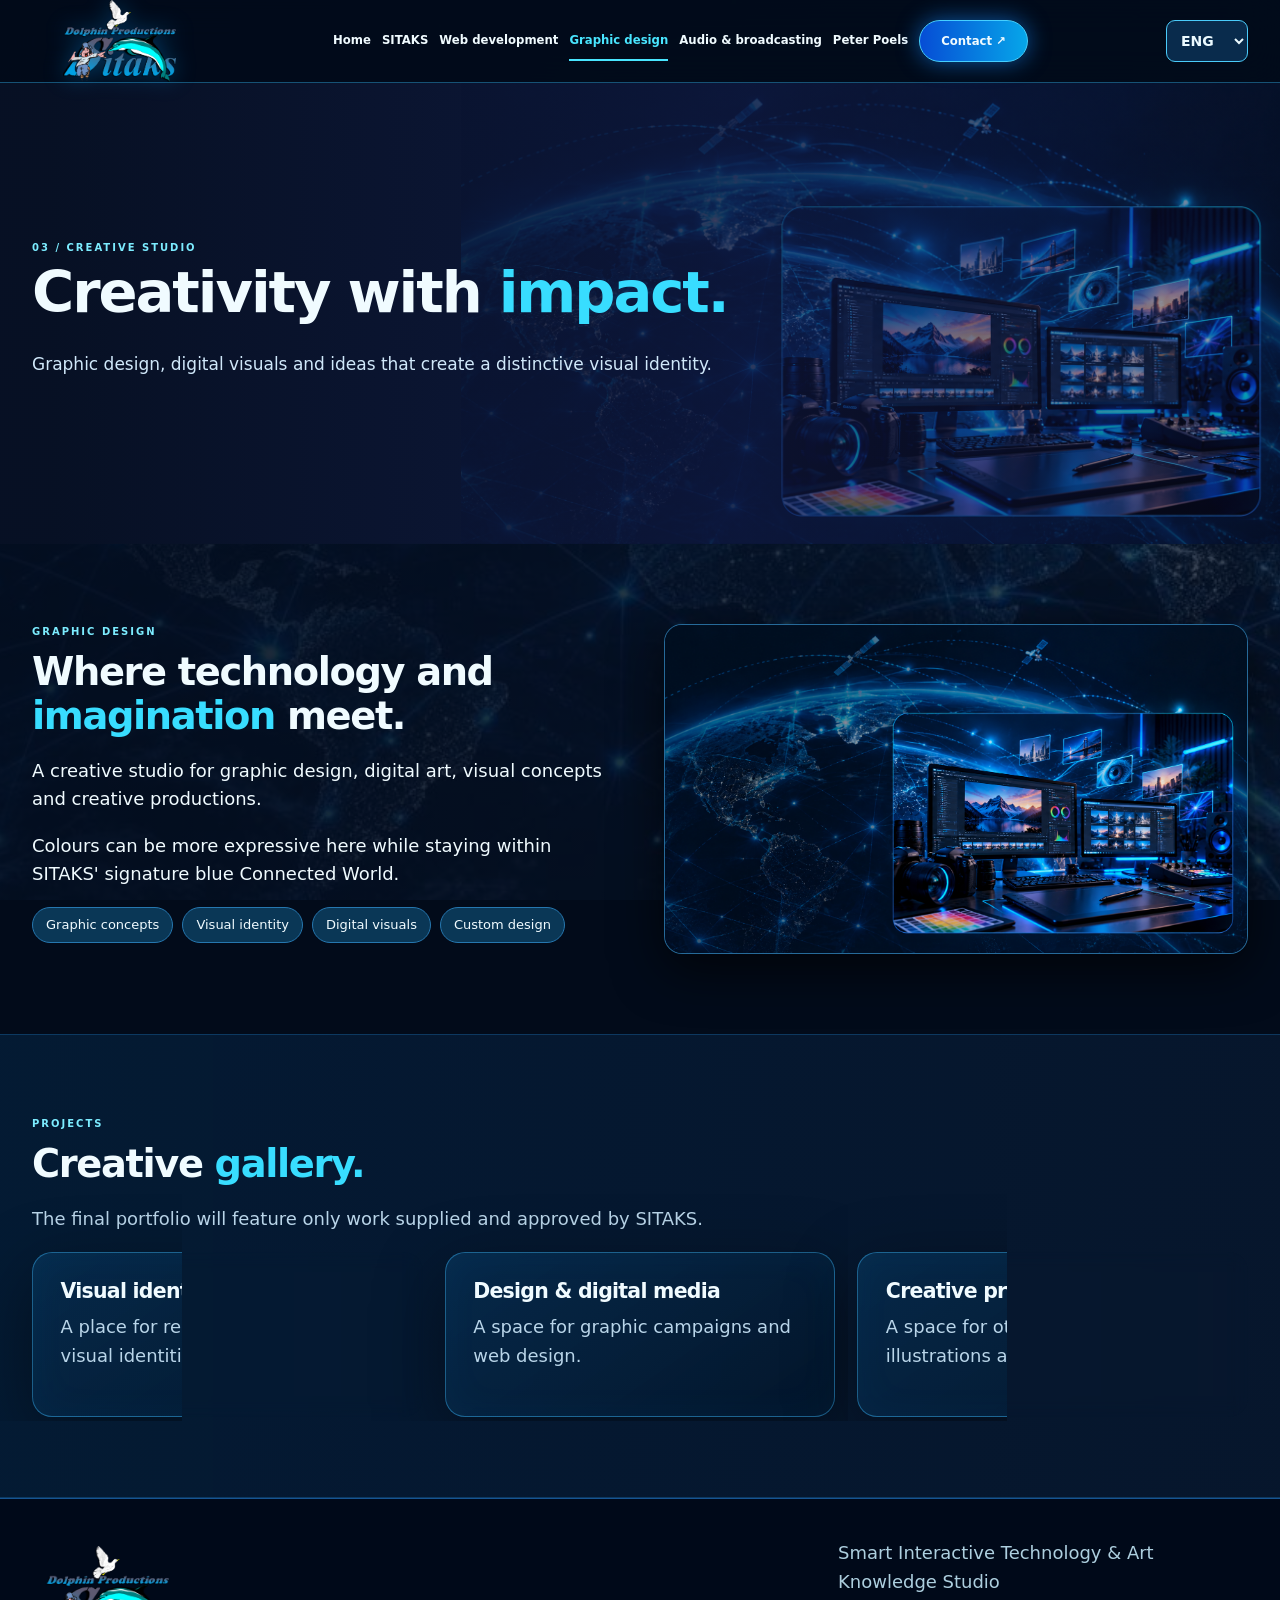
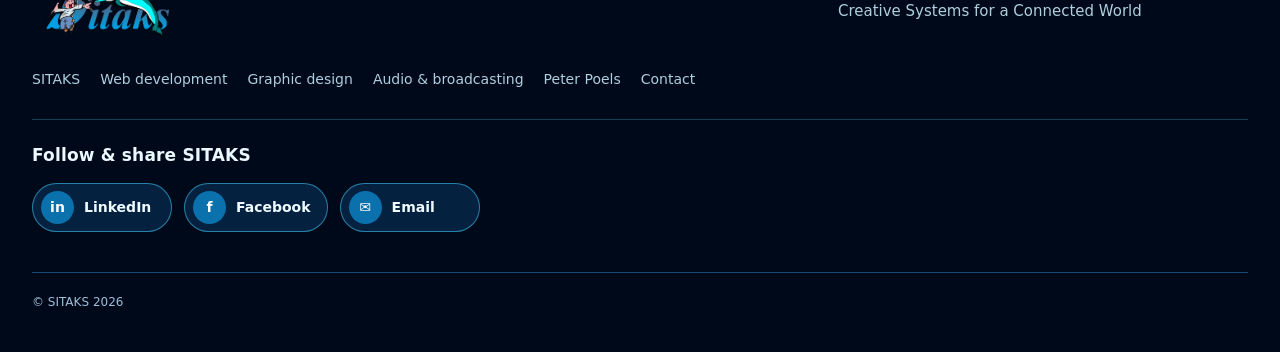
<file: sitaks/grafisch.html>
<!doctype html><html lang="nl"><head><meta charset="utf-8"><meta http-equiv="Content-Security-Policy" content="default-src 'self'; base-uri 'self'; object-src 'none'; script-src 'self'; style-src 'self' 'unsafe-inline'; img-src 'self' data:; font-src 'self' data:; media-src 'self' https://power-events.be; connect-src 'self' https://power-events.be; form-action 'self' https://formsubmit.co; upgrade-insecure-requests"><meta name="referrer" content="strict-origin-when-cross-origin"><meta name="viewport" content="width=device-width,initial-scale=1,viewport-fit=cover"><meta name="theme-color" content="#020b1a"><meta name="description" content="SITAKS — Smart Interactive Technology &amp; Art Knowledge Studio"><title>Grafisch ontwerp | SITAKS</title><link rel="stylesheet" href="style.css?v=20261016pics"><link rel="stylesheet" href="social.css?v=20261010c"><link rel="stylesheet" href="i18n.css?v=20261016i18n1"></head><body><a class="skip" href="#main">Spring naar de inhoud</a><header class="topbar"><div class="max topwrap"><a class="brand" href="index.html"><img src="assets/sitaks-original-logo.png" alt="SITAKS – Dolphin Productions" width="601" height="433" loading="lazy" decoding="async"></a><button id="menu-btn" class="menu" type="button" aria-controls="site-nav" aria-expanded="false">☰ Menu</button><nav class="nav" id="site-nav" aria-label="Hoofdmenu"><a href="index.html">Home</a><a href="algemeen.html">SITAKS</a><a href="webdevelopment.html">Webdevelopment</a><a href="grafisch.html" aria-current="page">Grafisch ontwerp</a><a href="webradio.html">Audio & Broadcasting</a><a href="peter-poels.html">Peter Poels</a><a href="contact.html" class="contact">Contact ↗</a></nav><div class="sitaks-lang"><label for="sitaks-language" class="visually-hidden">Taal / Langue / Language</label><select id="sitaks-language" aria-label="Taal / Langue / Language"><option value="nl">NL</option><option value="fr">FR</option><option value="en">ENG</option></select></div></div></header><main id="main"><section class="page-hero graphic"><div class="max"><span class="label">03 / Creative Studio</span><h1>Creativiteit met <span class="accent">impact.</span></h1><p>Grafisch ontwerp, digitale visuals en ideeën die een duidelijke visuele identiteit krijgen.</p></div></section><section class="section"><div class="max grid2"><div><div class="label">Grafisch ontwerp</div><h2>Waar techniek en <span class="accent">verbeelding</span> elkaar ontmoeten.</h2><p>Een creatieve studio met ruimte voor vormgeving, digitale kunst, grafische concepten en visuele producties.</p><p>De kleuren mogen hier expressiever worden, maar de basis blijft diezelfde blauwe SITAKS Connected World.</p><div class="tag-row"><span class="tag">Grafische concepten</span><span class="tag">Visuele identiteit</span><span class="tag">Digitale visuals</span><span class="tag">Ontwerp op maat</span></div></div><div class="photo sitaks-full-image"><img src="assets/sitaks-grafisch-origineel-20261016.png" alt="Futuristische digitale ontwerpstudio met beeldbewerking, fotografie en grafische hulpmiddelen" width="1672" height="941" loading="lazy" decoding="async"></div></div></section><section class="section section-alt"><div class="max"><div class="label">Realisaties</div><h2>Creatieve <span class="accent">galerij.</span></h2><p class="muted">De definitieve portfolio toont uitsluitend door SITAKS aangeleverde en goedgekeurde realisaties.</p><div class="grid3"><article class="glass panel"><h3>Visuele identiteit</h3><p>Ruimte voor echte logo’s en uitgewerkte huisstijlen.</p></article><article class="glass panel"><h3>Design & digitale media</h3><p>Ruimte voor grafische campagnes en webdesign.</p></article><article class="glass panel"><h3>Creatieve producties</h3><p>Ruimte voor andere creaties, illustraties en visuals.</p></article></div></div></section></main><footer class="footer"><div class="max foot-grid"><a href="index.html"><img src="assets/sitaks-original-logo.png" alt="SITAKS – Dolphin Productions" width="601" height="433" loading="lazy" decoding="async"></a><p style="max-width:410px">Smart Interactive Technology &amp; Art Knowledge Studio<br><small>Creative Systems for a Connected World</small></p><div class="foot-links"><a href="algemeen.html">SITAKS</a><a href="webdevelopment.html">Webdevelopment</a><a href="grafisch.html">Grafisch ontwerp</a><a href="webradio.html">Audio &amp; Broadcasting</a><a href="peter-poels.html">Peter Poels</a><a href="contact.html">Contact</a></div></div><section class="max social-area" aria-label="Sociale media en de website delen"><h3>Volg &amp; deel SITAKS</h3><div class="social-links"><a class="social-pill" href="https://be.linkedin.com/in/peter-poels-6b372211" target="_blank" rel="noopener noreferrer" aria-label="LinkedIn-profiel van Peter Poels"><span class="social-icon" aria-hidden="true">in</span>LinkedIn</a><a class="social-pill" href="https://www.facebook.com/peter.poels" target="_blank" rel="noopener noreferrer" aria-label="Bezoek het Facebook-profiel van Peter Poels"><span class="social-icon" aria-hidden="true">f</span>Facebook</a><a class="social-pill" href="contact.html" aria-label="Contacteer SITAKS via het formulier"><span class="social-icon" aria-hidden="true">✉</span>E-mail</a></div></section><div class="max" style="border-top:1px solid #174977;margin-top:30px;padding-top:20px;font-size:12px;color:#9bbeda">© SITAKS 2026</div></footer><script src="site-config.js" defer></script><script src="script.js?v=20261010b" defer></script><script src="social.js?v=20261010d" defer></script><script src="i18n.js?v=20261016i18n3" defer></script></body></html>
</file>
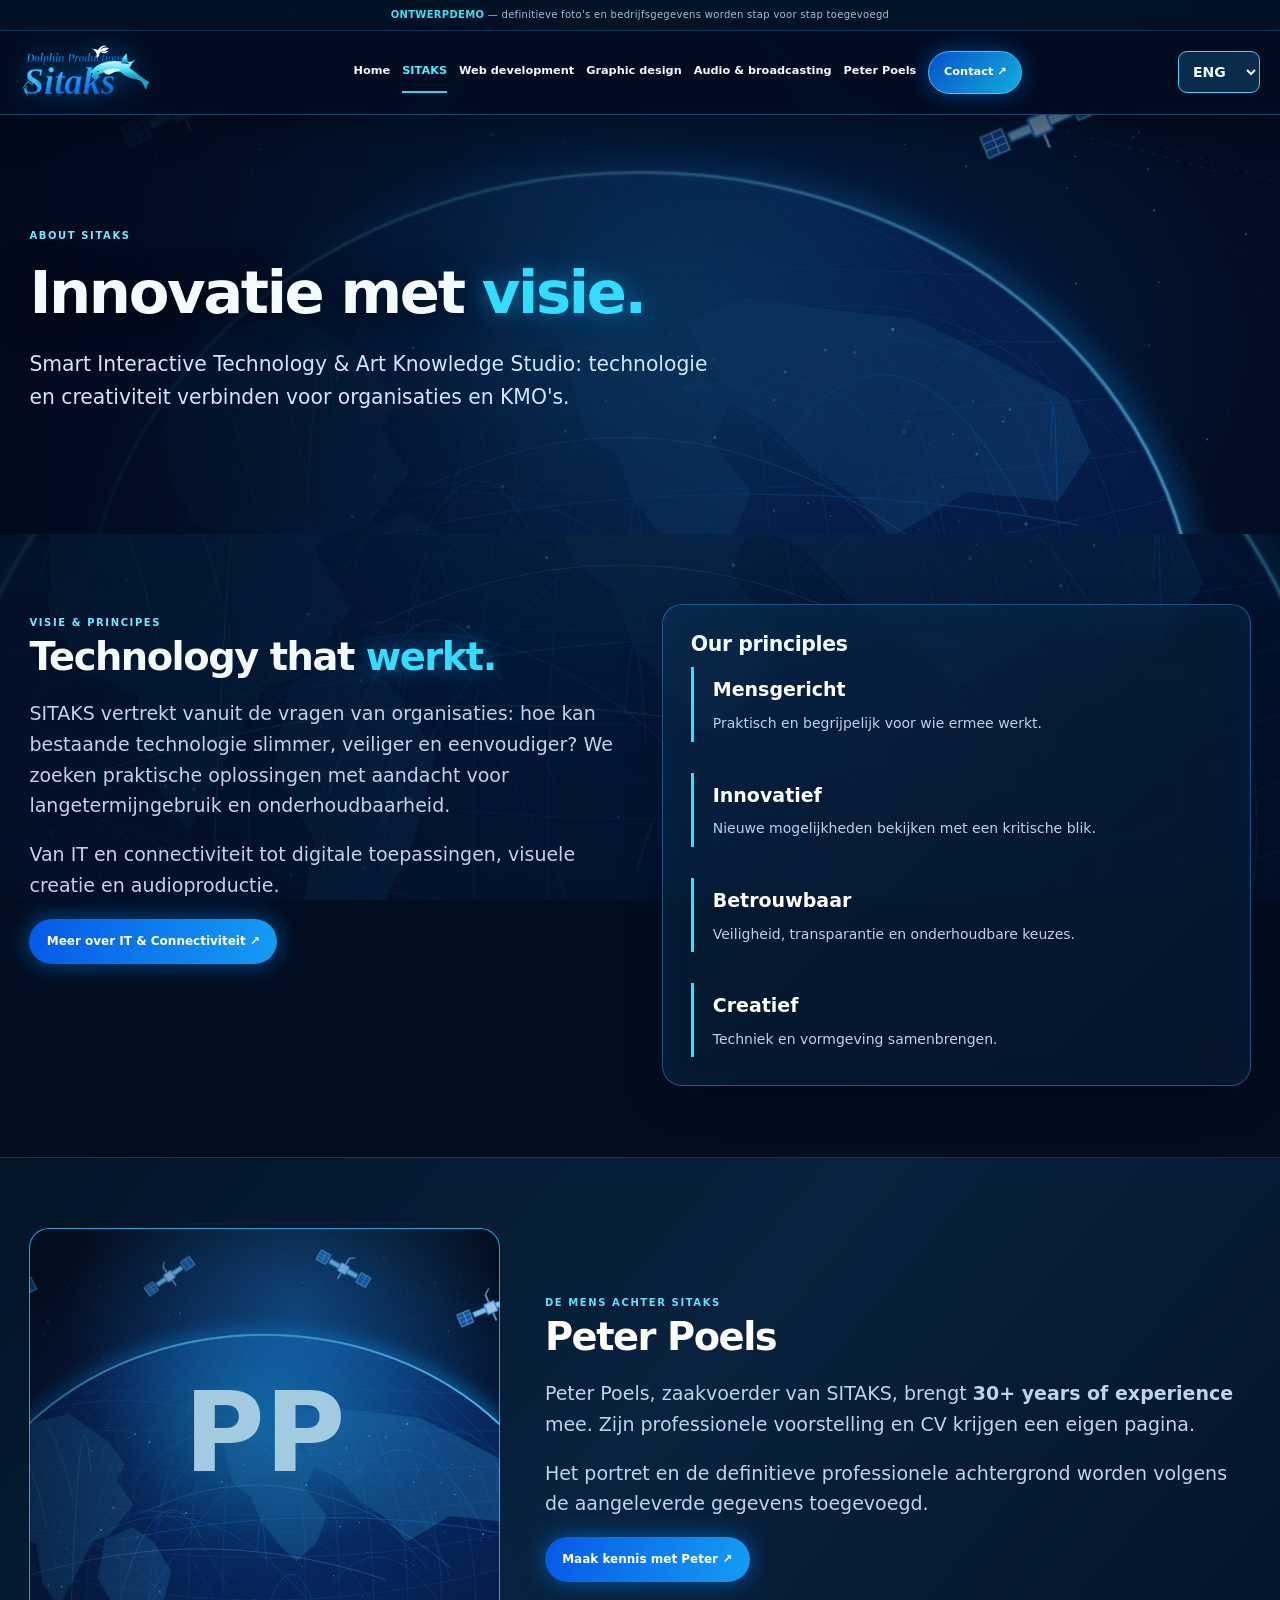
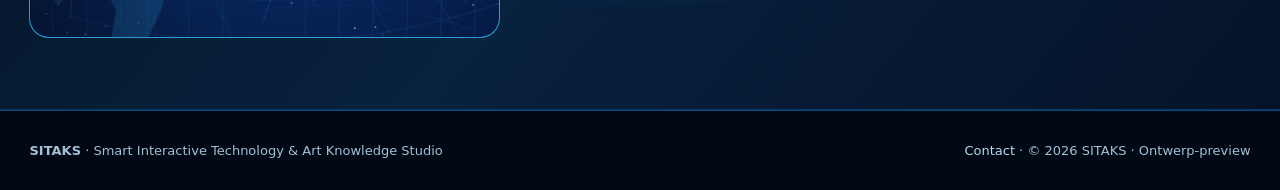
<file: sitaks/over-sitaks.html>
<!doctype html><html lang="nl"><head><meta charset="utf-8"><meta http-equiv="Content-Security-Policy" content="default-src 'self'; base-uri 'self'; object-src 'none'; script-src 'self'; style-src 'self' 'unsafe-inline'; img-src 'self' data:; font-src 'self' data:; media-src 'self' https://power-events.be; connect-src 'self' https://power-events.be; form-action 'self' https://formsubmit.co; upgrade-insecure-requests"><meta name="referrer" content="strict-origin-when-cross-origin"><meta name="viewport" content="width=device-width,initial-scale=1"><meta name="theme-color" content="#06162b"><meta name="description" content="Over SITAKS: visie, principes en Peter Poels met 30+ jaar ervaring."><title>Over SITAKS | SITAKS</title><link rel="stylesheet" href="site.css"><link rel="stylesheet" href="theme.css"><link rel="stylesheet" href="i18n.css?v=20261016i18n1"></head><body><a class="skip" href="#main">Naar inhoud</a><div class="notice"><strong>ONTWERPDEMO</strong> — definitieve foto's en bedrijfsgegevens worden stap voor stap toegevoegd</div><header class="header"><a class="brand" href="index.html" aria-label="SITAKS – Home"><img class="brand-art" src="brand.svg" alt="SITAKS – Dolphin Productions" width="460" height="174"></a><button class="menu" id="menu" aria-controls="nav" aria-expanded="false">☰ Menu</button><nav class="nav" id="nav" aria-label="Hoofdnavigatie"><a href="index.html">Home</a><a href="over-sitaks.html" aria-current="page">SITAKS</a><a href="webdevelopment.html">Webdevelopment</a><a href="grafisch.html">Grafisch ontwerp</a><a href="webradio.html">Audio &amp; Broadcasting</a><a href="peter-poels.html">Peter Poels</a><a href="contact.html" class="action">Contact ↗</a></nav><div class="sitaks-lang"><label for="sitaks-language" class="visually-hidden">Taal / Langue / Language</label><select id="sitaks-language" aria-label="Taal / Langue / Language"><option value="nl">NL</option><option value="fr">FR</option><option value="en">ENG</option></select></div></header><main id="main"><section class="page-hero"><div class="max"><span class="kicker">Over SITAKS</span><h1>Innovatie met <span class="accent">visie.</span></h1><p>Smart Interactive Technology &amp; Art Knowledge Studio: technologie en creativiteit verbinden voor organisaties en KMO's.</p></div></section><section class="section"><div class="max grid2"><div><span class="kicker">Visie &amp; principes</span><h2>Technologie die <span class="accent">werkt.</span></h2><p class="muted">SITAKS vertrekt vanuit de vragen van organisaties: hoe kan bestaande technologie slimmer, veiliger en eenvoudiger? We zoeken praktische oplossingen met aandacht voor langetermijngebruik en onderhoudbaarheid.</p><p class="muted">Van IT en connectiviteit tot digitale toepassingen, visuele creatie en audioproductie.</p><a href="algemeen.html" class="button primary">Meer over IT &amp; Connectiviteit ↗</a></div><div class="panel"><h3>Onze uitgangspunten</h3><div class="feature"><strong>Mensgericht</strong><p>Praktisch en begrijpelijk voor wie ermee werkt.</p></div><br><div class="feature"><strong>Innovatief</strong><p>Nieuwe mogelijkheden bekijken met een kritische blik.</p></div><br><div class="feature"><strong>Betrouwbaar</strong><p>Veiligheid, transparantie en onderhoudbare keuzes.</p></div><br><div class="feature"><strong>Creatief</strong><p>Techniek en vormgeving samenbrengen.</p></div></div></div></section><section class="section light"><div class="max bio-grid"><div class="portrait" role="img" aria-label="Plaatsaanduiding voor het officiële portret van Peter Poels">PP</div><div><span class="kicker">De mens achter SITAKS</span><h2>Peter Poels</h2><p class="muted">Peter Poels, zaakvoerder van SITAKS, brengt <strong>30+ jaar ervaring</strong> mee. Zijn professionele voorstelling en CV krijgen een eigen pagina.</p><p class="muted">Het portret en de definitieve professionele achtergrond worden volgens de aangeleverde gegevens toegevoegd.</p><a href="peter-poels.html" class="button primary">Maak kennis met Peter ↗</a></div></div></section></main><footer class="footer"><div class="max footer-inner"><span><strong>SITAKS</strong> · Smart Interactive Technology &amp; Art Knowledge Studio</span><span><a href="contact.html">Contact</a> · © 2026 SITAKS · Ontwerp-preview</span></div></footer><script src="site.js" defer></script><script src="i18n.js?v=20261016i18n3" defer></script></body></html>
</file>
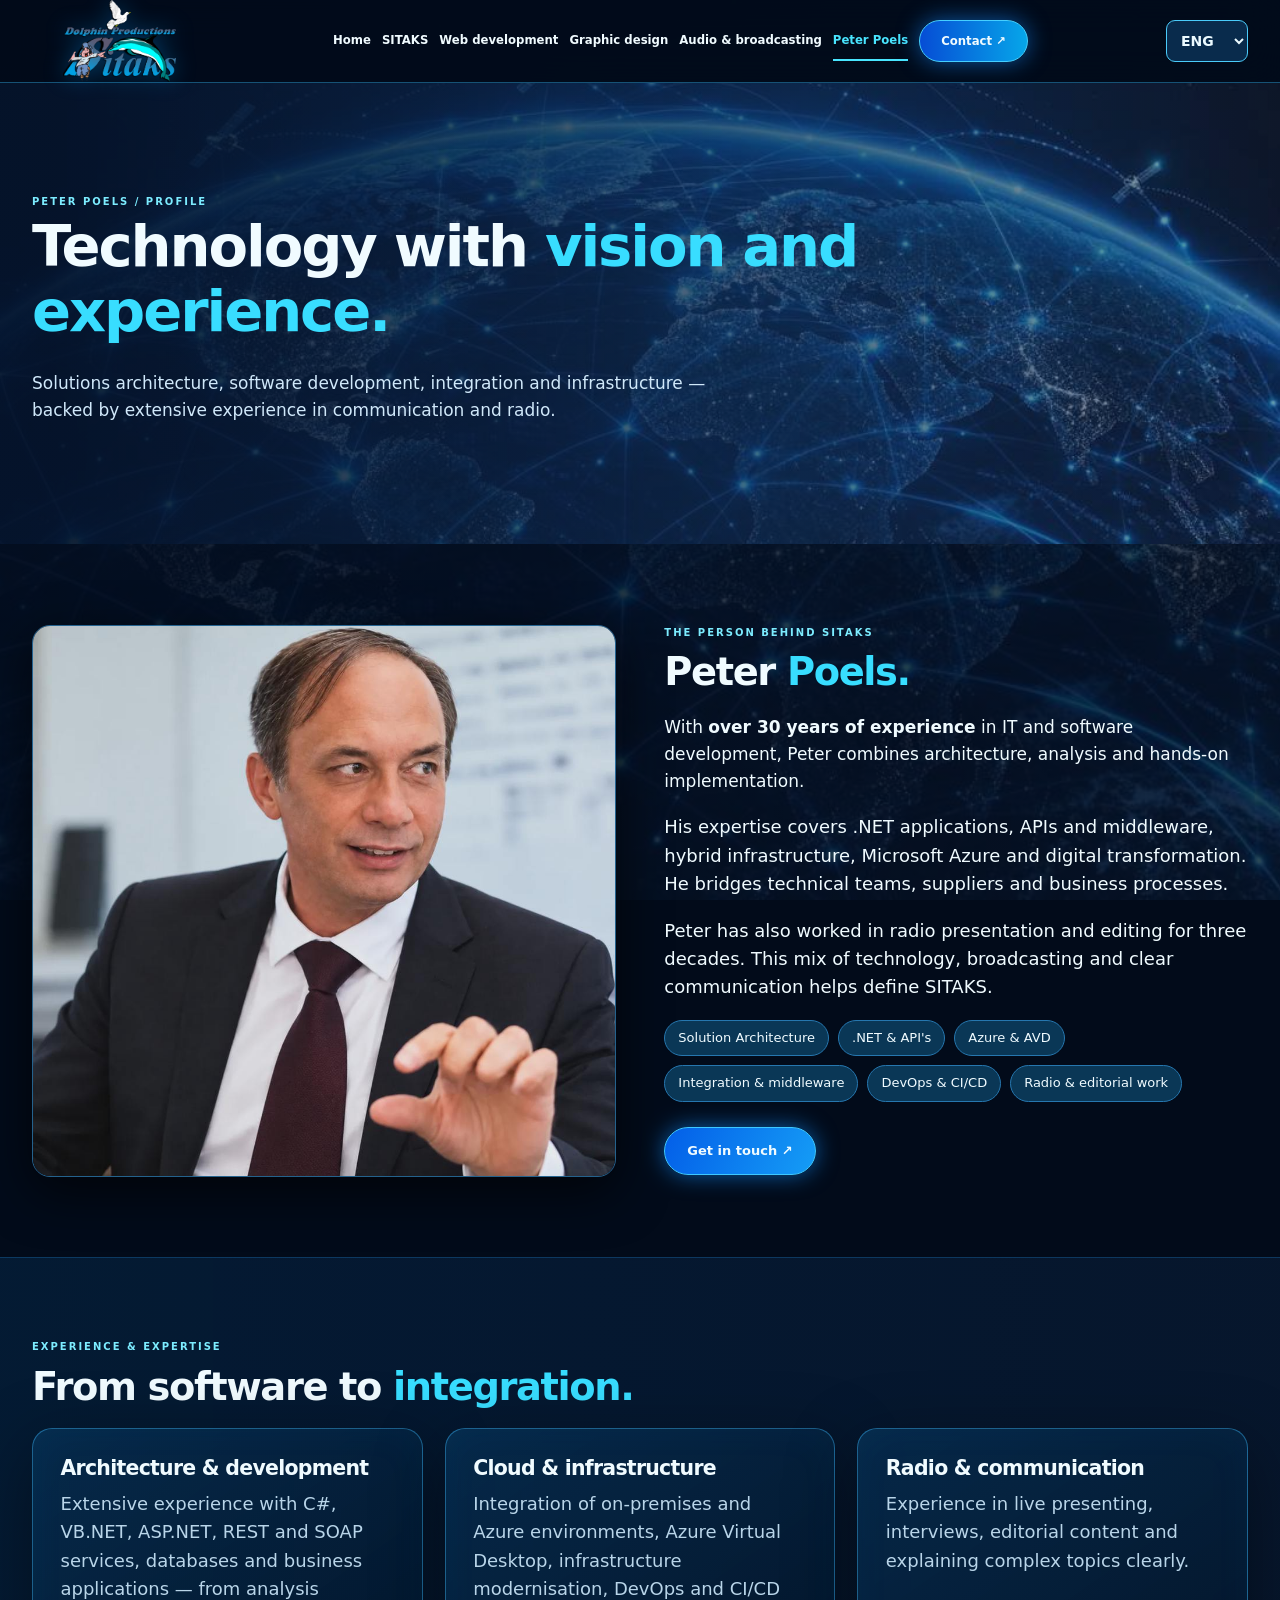
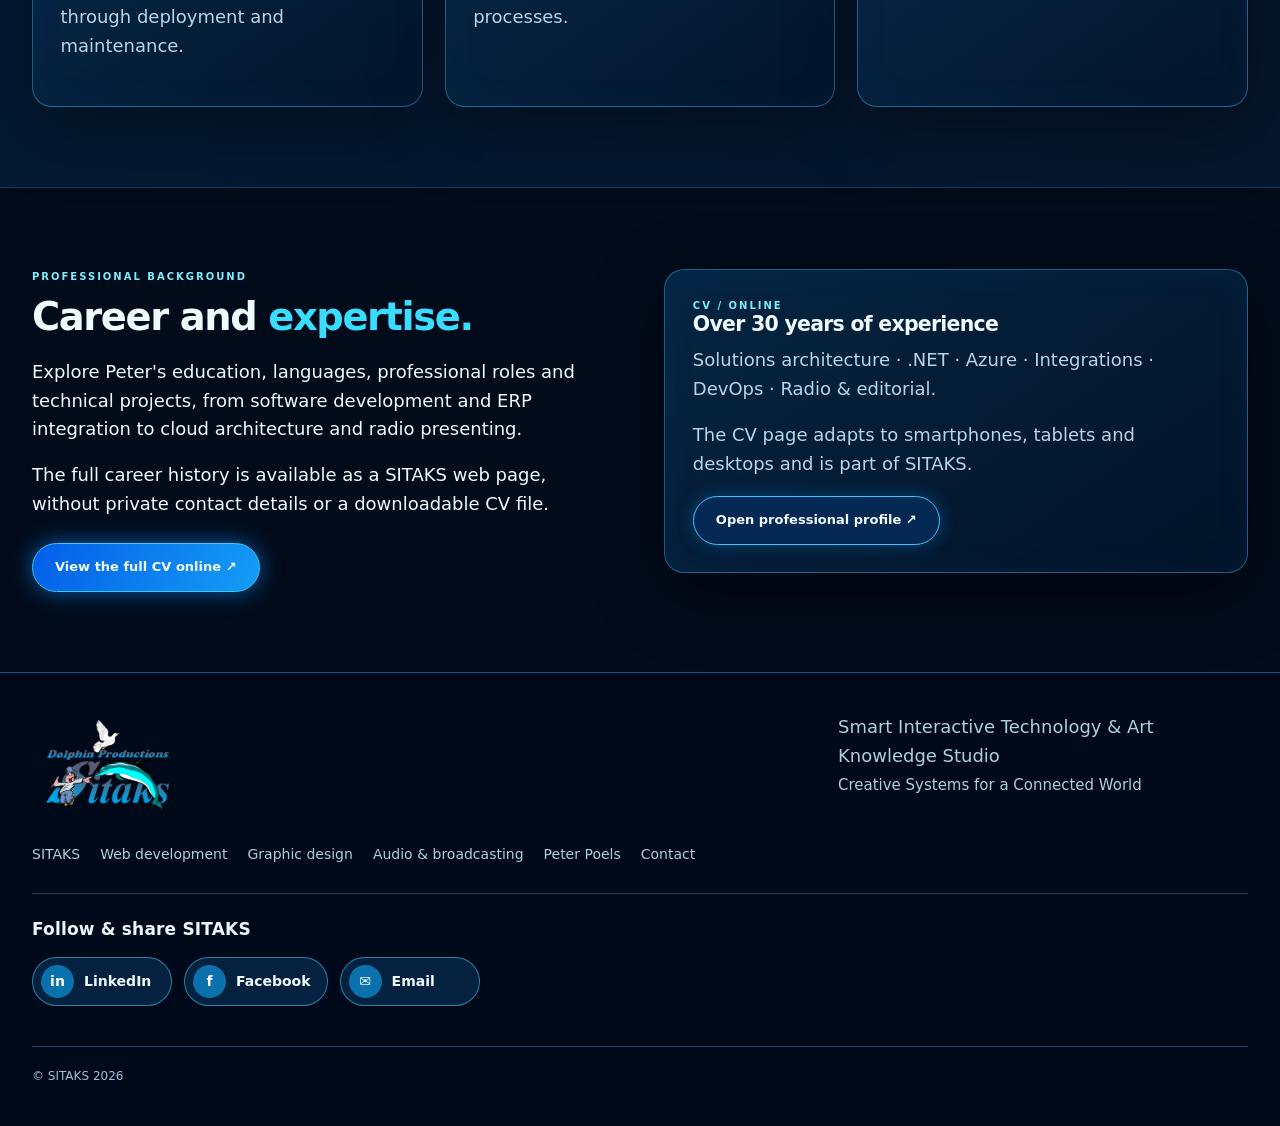
<file: sitaks/peter-poels.html>
<!doctype html><html lang="nl"><head><meta charset="utf-8"><meta http-equiv="Content-Security-Policy" content="default-src 'self'; base-uri 'self'; object-src 'none'; script-src 'self'; style-src 'self' 'unsafe-inline'; img-src 'self' data:; font-src 'self' data:; media-src 'self' https://power-events.be; connect-src 'self' https://power-events.be; form-action 'self' https://formsubmit.co; upgrade-insecure-requests"><meta name="referrer" content="strict-origin-when-cross-origin"><meta name="viewport" content="width=device-width,initial-scale=1,viewport-fit=cover"><meta name="theme-color" content="#020b1a"><meta name="description" content="SITAKS — Smart Interactive Technology &amp; Art Knowledge Studio"><title>Peter Poels | SITAKS</title><link rel="stylesheet" href="style.css?v=20261010b"><link rel="stylesheet" href="social.css?v=20261010c"><link rel="stylesheet" href="i18n.css?v=20261016i18n1"></head><body><a class="skip" href="#main">Spring naar de inhoud</a><header class="topbar"><div class="max topwrap"><a class="brand" href="index.html"><img src="assets/sitaks-original-logo.png" alt="SITAKS – Dolphin Productions" width="601" height="433" loading="lazy" decoding="async"></a><button id="menu-btn" class="menu" type="button" aria-controls="site-nav" aria-expanded="false">☰ Menu</button><nav class="nav" id="site-nav" aria-label="Hoofdmenu"><a href="index.html">Home</a><a href="algemeen.html">SITAKS</a><a href="webdevelopment.html">Webdevelopment</a><a href="grafisch.html">Grafisch ontwerp</a><a href="webradio.html">Audio & Broadcasting</a><a href="peter-poels.html" aria-current="page">Peter Poels</a><a href="contact.html" class="contact">Contact ↗</a></nav><div class="sitaks-lang"><label for="sitaks-language" class="visually-hidden">Taal / Langue / Language</label><select id="sitaks-language" aria-label="Taal / Langue / Language"><option value="nl">NL</option><option value="fr">FR</option><option value="en">ENG</option></select></div></div></header><main id="main"><section class="page-hero peter"><div class="max"><span class="label">Peter Poels / Profiel</span><h1>Technologie met <span class="accent">visie en ervaring.</span></h1><p>Solutions Architecture, softwareontwikkeling, integratie en infrastructuur — met een sterke achtergrond in communicatie en radio.</p></div></section>
<section class="section"><div class="max grid2"><div class="photo"><img src="assets/peter-poels.jpg" alt="Professioneel portret van Peter Poels" width="1100" height="1100" loading="lazy" decoding="async"></div><div><div class="label">De persoon achter SITAKS</div><h2>Peter <span class="accent">Poels.</span></h2><p class="lead" data-no-translate><span data-copy-lang="nl">Dankzij <strong>meer dan 30 jaar ervaring</strong> in IT en softwareontwikkeling verbindt Peter architectuur en analyse met praktische realisatie.</span><span data-copy-lang="fr" hidden>Fort de <strong>plus de 30 ans d’expérience</strong> en informatique et en développement logiciel, Peter associe architecture, analyse et mise en œuvre concrète.</span><span data-copy-lang="en" hidden>With <strong>over 30 years of experience</strong> in IT and software development, Peter combines architecture, analysis and hands-on implementation.</span></p><p>Zijn expertise omvat .NET-applicaties, API's en middleware, hybride infrastructuur, Microsoft Azure en het begeleiden van digitale transformaties. Hij overbrugt de kloof tussen technische teams, leveranciers en bedrijfsprocessen.</p><p>Daarnaast is Peter al drie decennia actief als radiomaker en redacteur. Die combinatie van techniek, presentatie en heldere communicatie vormt mee de identiteit van SITAKS.</p><div class="tag-row"><span class="tag">Solution Architecture</span><span class="tag">.NET &amp; API's</span><span class="tag">Azure &amp; AVD</span><span class="tag">Integratie &amp; middleware</span><span class="tag">DevOps &amp; CI/CD</span><span class="tag">Radio &amp; redactie</span></div><div class="buttons"><a class="btn primary" href="contact.html">Contact opnemen ↗</a></div></div></div></section>
<section class="section section-alt"><div class="max"><div class="label">Ervaring &amp; expertise</div><h2>Van software tot <span class="accent">integratie.</span></h2><div class="grid3"><article class="glass panel"><h3>Architectuur &amp; ontwikkeling</h3><p>Ruime ervaring met C#, VB.NET, ASP.NET, REST- en SOAP-diensten, databanken en bedrijfsapplicaties. Van analyse tot uitrol en onderhoud.</p></article><article class="glass panel"><h3>Cloud &amp; infrastructuur</h3><p>Integratie van on-premise en Azure-omgevingen, Azure Virtual Desktop, infrastructuurmodernisering, DevOps en CI/CD-processen.</p></article><article class="glass panel"><h3>Radio &amp; communicatie</h3><p>Ervaring met livepresentatie, interviews, redactionele content en het begrijpelijk communiceren van complexe onderwerpen.</p></article></div></div></section>
<section class="section"><div class="max grid2"><div><div class="label">Professionele achtergrond</div><h2>Loopbaan en <span class="accent">expertise.</span></h2><p>Ontdek Peters opleiding, talen, professionele functies en technische realisaties — van softwareontwikkeling en ERP-integraties tot cloudarchitectuur en radiopresentatie.</p><p>Het volledige professionele loopbaanoverzicht is beschikbaar als een overzichtelijke SITAKS-webpagina, zonder privécontactgegevens of downloadbaar CV-document.</p><div class="buttons"><a class="btn primary" href="cv-peter-poels.html">Bekijk het volledige CV online ↗</a></div></div><div class="glass panel"><div class="label">CV / Online</div><h3>Ruim 30 jaar ervaring</h3><p>Solutions Architecture · .NET · Azure · Integraties · DevOps · Radio &amp; redactie.</p><p>De CV-pagina past zich aan voor smartphone, tablet en desktop en is onderdeel van SITAKS.</p><a class="btn" href="cv-peter-poels.html">Open professioneel profiel ↗</a></div></div></section>
</main><footer class="footer"><div class="max foot-grid"><a href="index.html"><img src="assets/sitaks-original-logo.png" alt="SITAKS – Dolphin Productions" width="601" height="433" loading="lazy" decoding="async"></a><p style="max-width:410px">Smart Interactive Technology &amp; Art Knowledge Studio<br><small>Creative Systems for a Connected World</small></p><div class="foot-links"><a href="algemeen.html">SITAKS</a><a href="webdevelopment.html">Webdevelopment</a><a href="grafisch.html">Grafisch ontwerp</a><a href="webradio.html">Audio &amp; Broadcasting</a><a href="peter-poels.html">Peter Poels</a><a href="contact.html">Contact</a></div></div><section class="max social-area" aria-label="Sociale media en de website delen"><h3>Volg &amp; deel SITAKS</h3><div class="social-links"><a class="social-pill" href="https://be.linkedin.com/in/peter-poels-6b372211" target="_blank" rel="noopener noreferrer" aria-label="LinkedIn-profiel van Peter Poels"><span class="social-icon" aria-hidden="true">in</span>LinkedIn</a><a class="social-pill" href="https://www.facebook.com/peter.poels" target="_blank" rel="noopener noreferrer" aria-label="Bezoek het Facebook-profiel van Peter Poels"><span class="social-icon" aria-hidden="true">f</span>Facebook</a><a class="social-pill" href="contact.html" aria-label="Contacteer SITAKS via het formulier"><span class="social-icon" aria-hidden="true">✉</span>E-mail</a></div></section><div class="max" style="border-top:1px solid #174977;margin-top:30px;padding-top:20px;font-size:12px;color:#9bbeda">© SITAKS 2026</div></footer><script src="site-config.js" defer></script><script src="script.js?v=20261010b" defer></script><script src="social.js?v=20261010d" defer></script><script src="i18n.js?v=20261016i18n3" defer></script></body></html>
</file>
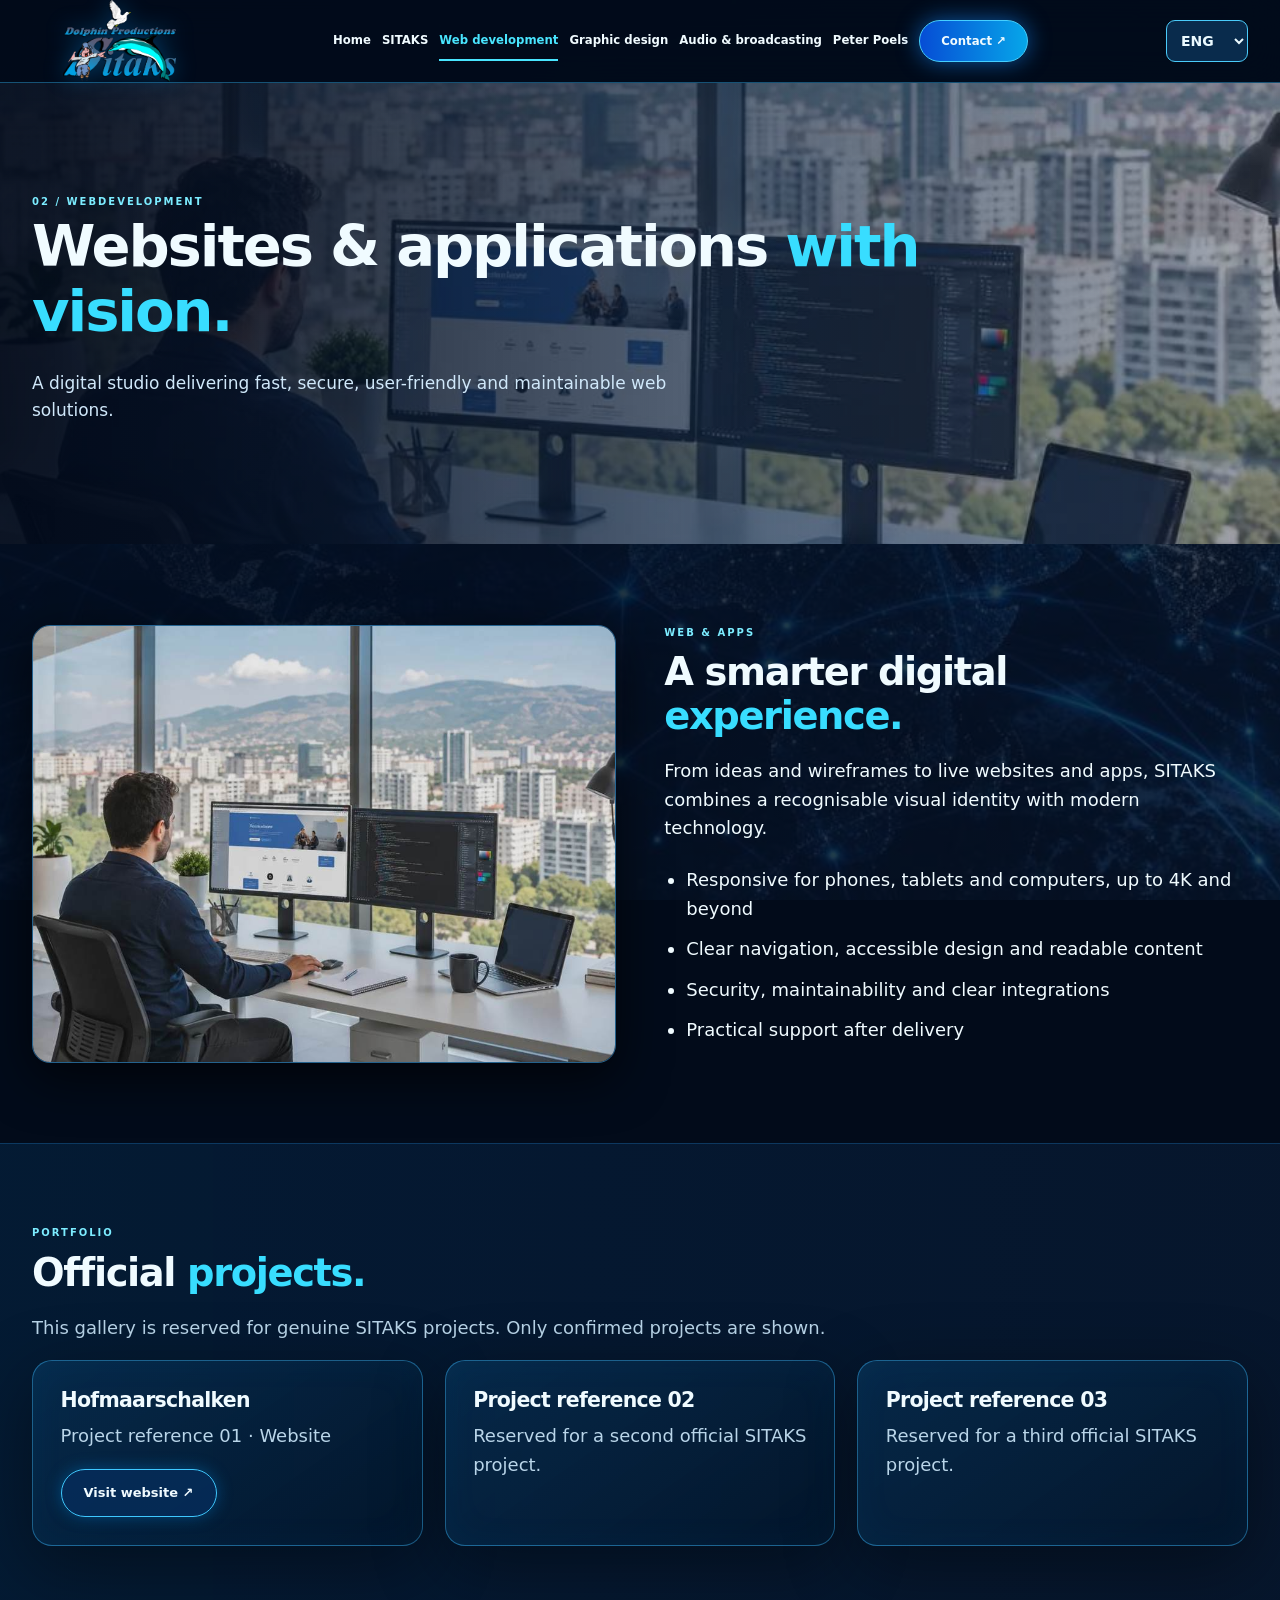
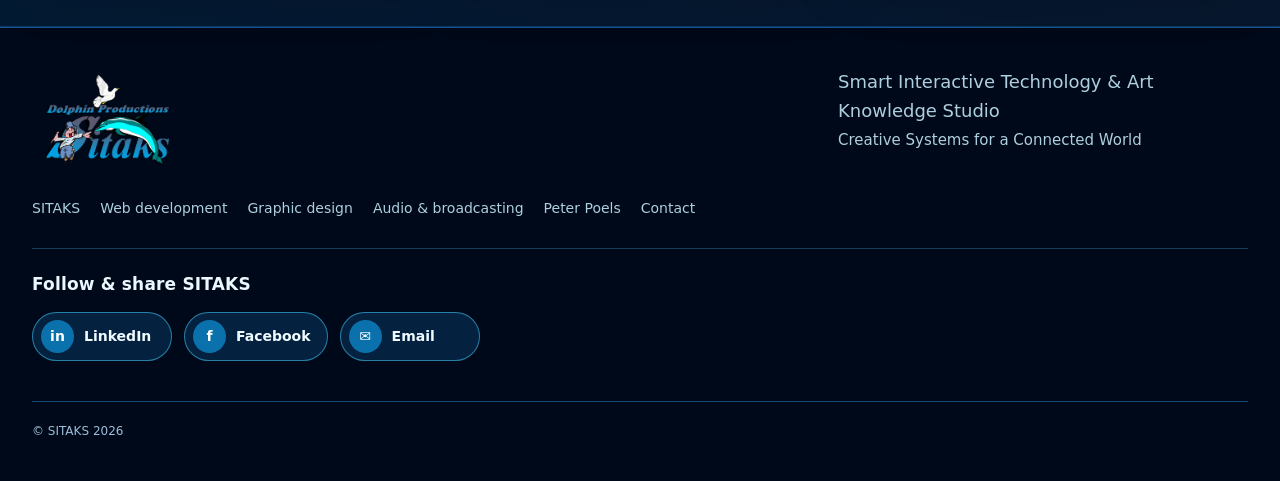
<file: sitaks/webdevelopment.html>
<!doctype html><html lang="nl"><head><meta charset="utf-8"><meta http-equiv="Content-Security-Policy" content="default-src 'self'; base-uri 'self'; object-src 'none'; script-src 'self'; style-src 'self' 'unsafe-inline'; img-src 'self' data:; font-src 'self' data:; media-src 'self' https://power-events.be; connect-src 'self' https://power-events.be; form-action 'self' https://formsubmit.co; upgrade-insecure-requests"><meta name="referrer" content="strict-origin-when-cross-origin"><meta name="viewport" content="width=device-width,initial-scale=1,viewport-fit=cover"><meta name="theme-color" content="#020b1a"><meta name="description" content="SITAKS — Smart Interactive Technology &amp; Art Knowledge Studio"><title>Webdevelopment | SITAKS</title><link rel="stylesheet" href="style.css?v=20261010b"><link rel="stylesheet" href="social.css?v=20261010c"><link rel="stylesheet" href="i18n.css?v=20261016i18n1"></head><body><a class="skip" href="#main">Spring naar de inhoud</a><header class="topbar"><div class="max topwrap"><a class="brand" href="index.html"><img src="assets/sitaks-original-logo.png" alt="SITAKS – Dolphin Productions" width="601" height="433" loading="lazy" decoding="async"></a><button id="menu-btn" class="menu" type="button" aria-controls="site-nav" aria-expanded="false">☰ Menu</button><nav class="nav" id="site-nav" aria-label="Hoofdmenu"><a href="index.html">Home</a><a href="algemeen.html">SITAKS</a><a href="webdevelopment.html" aria-current="page">Webdevelopment</a><a href="grafisch.html">Grafisch ontwerp</a><a href="webradio.html">Audio & Broadcasting</a><a href="peter-poels.html">Peter Poels</a><a href="contact.html" class="contact">Contact ↗</a></nav><div class="sitaks-lang"><label for="sitaks-language" class="visually-hidden">Taal / Langue / Language</label><select id="sitaks-language" aria-label="Taal / Langue / Language"><option value="nl">NL</option><option value="fr">FR</option><option value="en">ENG</option></select></div></div></header><main id="main"><section class="page-hero web"><div class="max"><span class="label">02 / Webdevelopment</span><h1>Websites &amp; applicaties <span class="accent">met visie.</span></h1><p>Een digitale studio voor gebruiksvriendelijke, snelle, veilige en onderhoudbare weboplossingen.</p></div></section><section class="section"><div class="max grid2"><div class="photo"><img src="assets/webdevelopment.jpg" alt="Webontwikkelaar aan bureau met meerdere schermen" width="1440" height="1080" loading="lazy" decoding="async"></div><div><div class="label">Web & Apps</div><h2>Een slimme digitale <span class="accent">ervaring.</span></h2><p>Van idee en wireframe tot live website of webapplicatie. SITAKS combineert een herkenbare visuele identiteit met moderne techniek.</p><ul class="bullet"><li>Responsive voor telefoon, tablet en pc, tot 4K en hoger</li><li>Heldere navigatie, toegankelijk ontwerp en leesbare inhoud</li><li>Veiligheid, onderhoudbaarheid en duidelijke integraties</li><li>Praktische ondersteuning na oplevering</li></ul></div></div></section><section class="section section-alt"><div class="max"><div class="label">Portfolio</div><h2>Officiële <span class="accent">realisaties.</span></h2><p class="muted">De hier getoonde locaties zijn gereserveerd voor echte SITAKS-projecten. Alleen bevestigde projecten komen in deze galerij.</p><div class="grid3"><article class="glass panel"><h3>Hofmaarschalken</h3><p>Projectreferentie 01 · Website</p><a href="https://www.hofmaarschalken.be/" target="_blank" rel="noopener noreferrer" class="btn">Bekijk website ↗</a></article><article class="glass panel"><h3>Projectreferentie 02</h3><p>Plaats gereserveerd voor een tweede officiële SITAKS-realisatie.</p></article><article class="glass panel"><h3>Projectreferentie 03</h3><p>Plaats gereserveerd voor een derde officiële SITAKS-realisatie.</p></article></div></div></section></main><footer class="footer"><div class="max foot-grid"><a href="index.html"><img src="assets/sitaks-original-logo.png" alt="SITAKS – Dolphin Productions" width="601" height="433" loading="lazy" decoding="async"></a><p style="max-width:410px">Smart Interactive Technology &amp; Art Knowledge Studio<br><small>Creative Systems for a Connected World</small></p><div class="foot-links"><a href="algemeen.html">SITAKS</a><a href="webdevelopment.html">Webdevelopment</a><a href="grafisch.html">Grafisch ontwerp</a><a href="webradio.html">Audio &amp; Broadcasting</a><a href="peter-poels.html">Peter Poels</a><a href="contact.html">Contact</a></div></div><section class="max social-area" aria-label="Sociale media en de website delen"><h3>Volg &amp; deel SITAKS</h3><div class="social-links"><a class="social-pill" href="https://be.linkedin.com/in/peter-poels-6b372211" target="_blank" rel="noopener noreferrer" aria-label="LinkedIn-profiel van Peter Poels"><span class="social-icon" aria-hidden="true">in</span>LinkedIn</a><a class="social-pill" href="https://www.facebook.com/peter.poels" target="_blank" rel="noopener noreferrer" aria-label="Bezoek het Facebook-profiel van Peter Poels"><span class="social-icon" aria-hidden="true">f</span>Facebook</a><a class="social-pill" href="contact.html" aria-label="Contacteer SITAKS via het formulier"><span class="social-icon" aria-hidden="true">✉</span>E-mail</a></div></section><div class="max" style="border-top:1px solid #174977;margin-top:30px;padding-top:20px;font-size:12px;color:#9bbeda">© SITAKS 2026</div></footer><script src="site-config.js" defer></script><script src="script.js?v=20261010b" defer></script><script src="social.js?v=20261010d" defer></script><script src="i18n.js?v=20261016i18n3" defer></script></body></html>
</file>
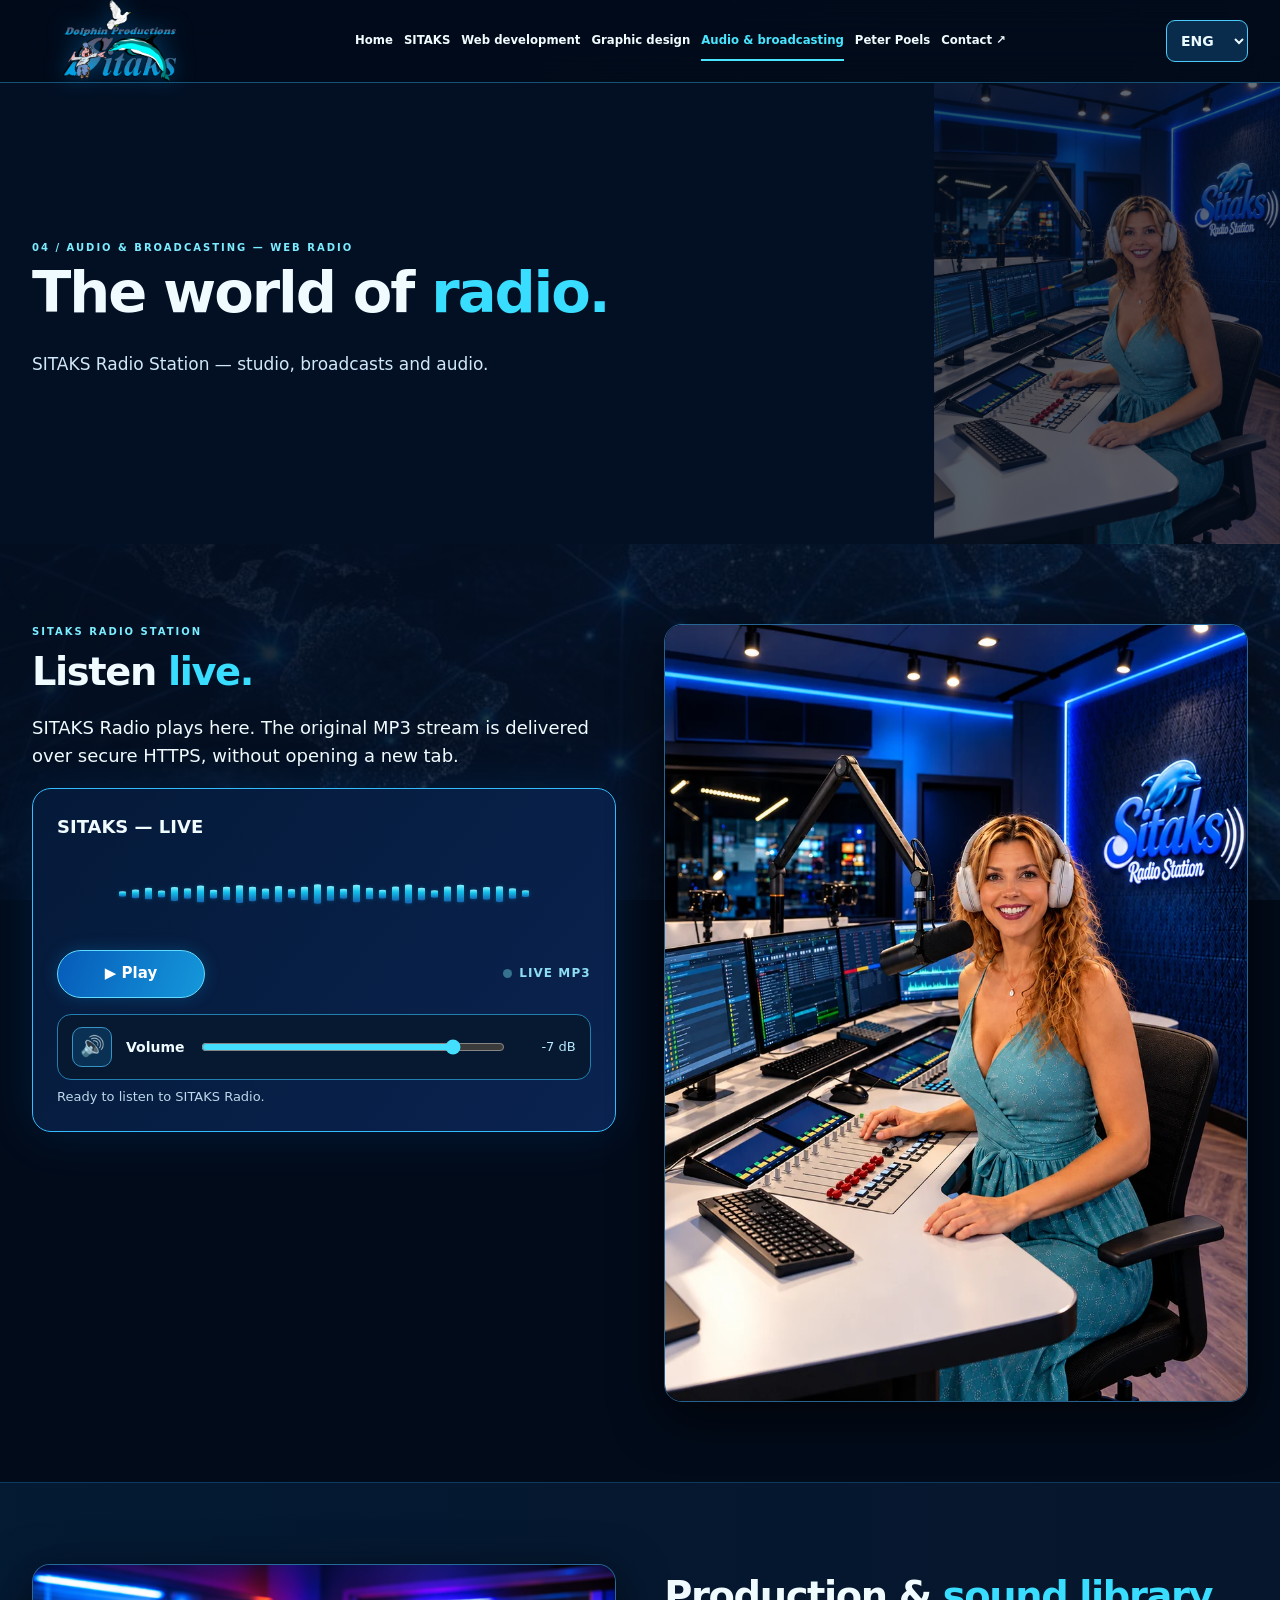
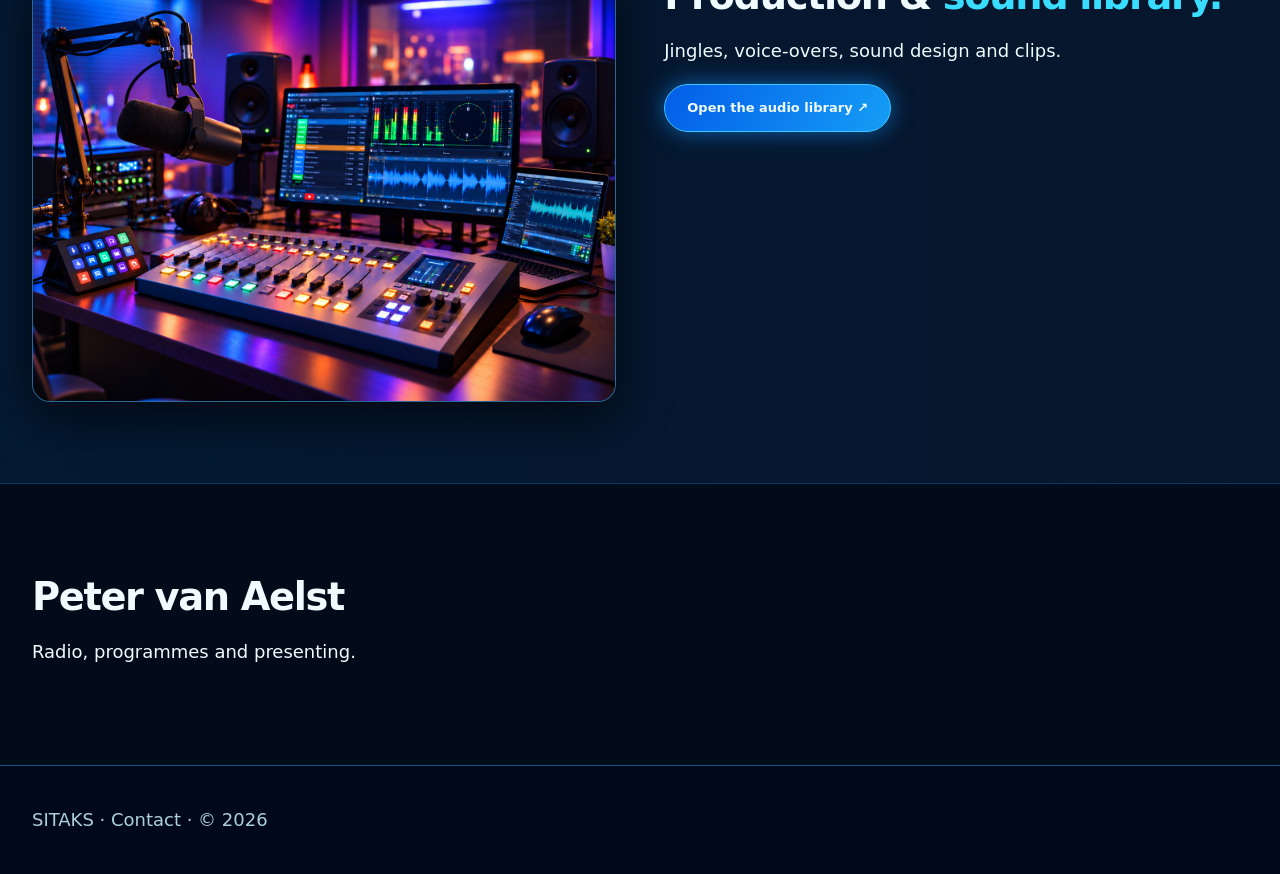
<file: sitaks/webradio.html>
<!doctype html><html lang="nl"><head><meta charset="utf-8"><meta http-equiv="Content-Security-Policy" content="default-src 'self'; base-uri 'self'; object-src 'none'; script-src 'self'; style-src 'self' 'unsafe-inline'; img-src 'self' data:; font-src 'self' data:; media-src 'self' https://power-events.be; connect-src 'self' https://power-events.be; form-action 'self' https://formsubmit.co; upgrade-insecure-requests"><meta name="referrer" content="strict-origin-when-cross-origin"><meta name="viewport" content="width=device-width,initial-scale=1"><title>Audio & Broadcasting | SITAKS</title><link rel="stylesheet" href="style.css?v=20261016radiofix"><link rel="stylesheet" href="social.css"><style>.page-hero.radio{background-image:linear-gradient(90deg,#031024ee,#03102499),url('assets/sitaks-radio-goedgekeurd-20261016.svg');background-size:cover,contain;background-position:center,right center;background-repeat:no-repeat;background-color:#031024}.radio-full img{display:block;width:100%;height:auto;max-height:none;object-fit:contain}</style><style>
.radio-volume{display:flex;flex-wrap:wrap;align-items:center;gap:10px 14px;margin:16px 0 7px;padding:12px 14px;border:1px solid #237fb0;border-radius:14px;background:#061931}
.radio-volume label{font-size:14px;font-weight:700;white-space:nowrap}
.radio-volume input[type=range]{flex:1;min-width:110px;accent-color:#44dfff;cursor:pointer}
.radio-volume output{font-size:13px;color:#b8e8ff;min-width:55px;text-align:right;font-variant-numeric:tabular-nums}
.radio-volume .volume-note{font-size:11px;font-weight:400;color:#9dc8dd}
.radio-mute{min-width:40px;height:40px;border-radius:10px;border:1px solid #3894c5;background:#0a3154;color:#fff;font-size:20px}
.radio-mute:focus-visible,.radio-volume input:focus-visible{outline:3px solid #82eaff;outline-offset:3px}
@media(max-width:500px){.radio-volume{gap:8px}.radio-volume label{width:calc(100% - 60px)}.radio-volume input{min-width:80px}.radio-volume output{min-width:45px}}

/* Eén volumeschuif, audio-equalizer i.p.v. de browser-seekbalk */
#radio-player{display:none!important}
.radio-player .wave.radio-equalizer{height:88px;max-width:100%;display:flex;gap:clamp(2px,.5vw,6px);align-items:center;justify-content:center;padding:8px 2px;margin:8px 0 12px;background:none;mask-image:none;opacity:1;overflow:hidden}
.radio-player .radio-equalizer span{display:block;flex:1 1 0;min-width:2px;max-width:7px;height:calc(var(--bar-height)*1%);min-height:6px;background:linear-gradient(to top,#1365b2 0%,#14c2eb 62%,#85f3ff 100%);box-shadow:0 0 9px #02c9ef45;border-radius:8px;transform-origin:center;transform:scaleY(.27);animation:sitaks-equalizer var(--bar-duration) ease-in-out var(--bar-delay) infinite alternate;animation-play-state:paused}
.radio-player.is-playing .radio-equalizer span{animation-play-state:running}
.radio-player.is-buffering .radio-equalizer{opacity:.55}
@keyframes sitaks-equalizer{0%{transform:scaleY(.25)}50%{transform:scaleY(.7)}100%{transform:scaleY(1)}}
.radio-play-row{display:flex;align-items:center;justify-content:space-between;gap:15px;flex-wrap:wrap;margin:0 0 6px}
.radio-play-toggle{min-height:48px;min-width:148px;padding:11px 20px;border:1px solid #61dcff;border-radius:25px;background:linear-gradient(110deg,#065bb9,#1598db);color:#fff;font-weight:800;font-size:15px;box-shadow:0 0 16px #057fbe55}
.radio-play-toggle:hover{filter:brightness(1.15)}
.radio-play-toggle:focus-visible{outline:3px solid #a5f6ff;outline-offset:3px}
.radio-play-toggle:disabled{cursor:not-allowed;opacity:.55}
.radio-live-indicator{display:inline-flex;align-items:center;gap:7px;font-weight:800;font-size:12px;letter-spacing:.09em;color:#8dddf4}
.radio-live-dot{width:9px;height:9px;background:#35728d;border-radius:50%}
.radio-player.is-playing .radio-live-dot{background:#30f1a1;box-shadow:0 0 13px #30f1a1}
@media(prefers-reduced-motion:reduce){.radio-player .radio-equalizer span{animation:none!important;transform:scaleY(.55)}}
</style><link rel="stylesheet" href="i18n.css?v=20261016i18n1"></head><body><header class="topbar"><div class="max topwrap"><a class="brand" href="index.html"><img src="assets/sitaks-original-logo.png" alt="SITAKS"></a><button id="menu-btn" class="menu" type="button" aria-controls="site-nav" aria-expanded="false">☰ Menu</button><nav class="nav" id="site-nav" aria-label="Hoofdmenu"><a href="index.html">Home</a><a href="algemeen.html">SITAKS</a><a href="webdevelopment.html">Webdevelopment</a><a href="grafisch.html">Grafisch ontwerp</a><a href="webradio.html" aria-current="page">Audio & Broadcasting</a><a href="peter-poels.html">Peter Poels</a><a href="contact.html">Contact ↗</a></nav><div class="sitaks-lang"><label for="sitaks-language" class="visually-hidden">Taal / Langue / Language</label><select id="sitaks-language" aria-label="Taal / Langue / Language"><option value="nl">NL</option><option value="fr">FR</option><option value="en">ENG</option></select></div></div></header><main id="main"><section class="page-hero radio"><div class="max"><span class="label">04 / Audio & Broadcasting — webradio</span><h1>De wereld van <span class="accent">radio.</span></h1><p>SITAKS Radio Station — studio, uitzendingen en audio.</p></div></section><section class="section"><div class="max grid2"><div><div class="label">SITAKS Radio Station</div><h2>Luister <span class="accent">live.</span></h2><p>SITAKS Radio speelt rechtstreeks in deze player. De oorspronkelijke MP3-uitzending wordt veilig via onze HTTPS-doorgifte aangeboden. Er opent geen nieuw tabblad.</p><div class="radio-player"><strong>SITAKS — LIVE</strong><div class="wave radio-equalizer" aria-hidden="true"><span style="--bar-height:28;--bar-delay:-0s;--bar-duration:0.52s"></span><span style="--bar-height:44;--bar-delay:-0.137s;--bar-duration:1.15s"></span><span style="--bar-height:60;--bar-delay:-0.274s;--bar-duration:0.97s"></span><span style="--bar-height:36;--bar-delay:-0.411s;--bar-duration:0.79s"></span><span style="--bar-height:72;--bar-delay:-0.548s;--bar-duration:0.61s"></span><span style="--bar-height:54;--bar-delay:-0.685s;--bar-duration:1.24s"></span><span style="--bar-height:86;--bar-delay:-0.822s;--bar-duration:1.06s"></span><span style="--bar-height:45;--bar-delay:-0.959s;--bar-duration:0.88s"></span><span style="--bar-height:68;--bar-delay:-1.096s;--bar-duration:0.70s"></span><span style="--bar-height:92;--bar-delay:-0.133s;--bar-duration:0.52s"></span><span style="--bar-height:75;--bar-delay:-0.27s;--bar-duration:1.15s"></span><span style="--bar-height:55;--bar-delay:-0.407s;--bar-duration:0.97s"></span><span style="--bar-height:84;--bar-delay:-0.544s;--bar-duration:0.79s"></span><span style="--bar-height:46;--bar-delay:-0.681s;--bar-duration:0.61s"></span><span style="--bar-height:68;--bar-delay:-0.818s;--bar-duration:1.24s"></span><span style="--bar-height:100;--bar-delay:-0.955s;--bar-duration:1.06s"></span><span style="--bar-height:76;--bar-delay:-1.092s;--bar-duration:0.88s"></span><span style="--bar-height:52;--bar-delay:-0.129s;--bar-duration:0.70s"></span><span style="--bar-height:90;--bar-delay:-0.266s;--bar-duration:0.52s"></span><span style="--bar-height:60;--bar-delay:-0.403s;--bar-duration:1.15s"></span><span style="--bar-height:45;--bar-delay:-0.54s;--bar-duration:0.97s"></span><span style="--bar-height:74;--bar-delay:-0.677s;--bar-duration:0.79s"></span><span style="--bar-height:97;--bar-delay:-0.814s;--bar-duration:0.61s"></span><span style="--bar-height:64;--bar-delay:-0.951s;--bar-duration:1.24s"></span><span style="--bar-height:39;--bar-delay:-1.088s;--bar-duration:1.06s"></span><span style="--bar-height:78;--bar-delay:-0.125s;--bar-duration:0.88s"></span><span style="--bar-height:90;--bar-delay:-0.262s;--bar-duration:0.70s"></span><span style="--bar-height:48;--bar-delay:-0.399s;--bar-duration:0.52s"></span><span style="--bar-height:65;--bar-delay:-0.536s;--bar-duration:1.15s"></span><span style="--bar-height:81;--bar-delay:-0.673s;--bar-duration:0.97s"></span><span style="--bar-height:54;--bar-delay:-0.81s;--bar-duration:0.79s"></span><span style="--bar-height:35;--bar-delay:-0.947s;--bar-duration:0.61s"></span></div><div class="radio-play-row"><button type="button" class="radio-play-toggle" id="radio-play-toggle" aria-label="Speel SITAKS Radio af" aria-pressed="false">▶ Afspelen</button><span class="radio-live-indicator"><span aria-hidden="true" class="radio-live-dot"></span> LIVE MP3</span></div><audio id="radio-player" preload="none" playsinline hidden aria-label="SITAKS Radio Station — MP3 live">Je browser ondersteunt geen audio.</audio>
<div class="radio-volume" role="group" aria-label="Logaritmische volumeregeling">
 <button id="radio-mute" class="radio-mute" type="button" aria-label="Geluid dempen" aria-pressed="false">🔊</button>
 <label for="radio-volume">Volume</label>
 <input id="radio-volume" type="range" min="0" max="100" value="85" step="1" aria-label="Volume logarithmisch">
 <output id="radio-volume-value" for="radio-volume">−7 dB</output>
</div><small id="radio-status">Druk op afspelen om SITAKS Radio Station live te beluisteren.</small></div></div><div class="photo radio-full"><img src="assets/sitaks-radio-goedgekeurd-20261016.svg" alt="SITAKS Radio Station studio met presentatrice en verlicht muur-logo" width="880" height="1173"></div></div></section><section class="section section-alt"><div class="max grid2"><div class="photo sitaks-full-image"><img src="assets/sitaks-studio-approved-20261016.png" alt="SITAKS professionele studio"></div><div><h2>Productie & <span class="accent">audiobibliotheek.</span></h2><p>Jingles, voice-overs, sounddesign en fragmenten.</p><a href="audio.html" class="btn primary">Open de audiobibliotheek ↗</a></div></div></section><section class="section"><div class="max"><h2>Peter van Aelst</h2><p>Radio, programma's en presentatie.</p></div></section></main><footer class="footer"><div class="max"><a href="index.html">SITAKS</a> · <a href="contact.html">Contact</a> · © 2026</div></footer><script src="site-config.js?v=20261016mp3relaylive1" defer></script><script src="script.js?v=20261016eqplayer2" defer></script><script src="i18n.js?v=20261016i18n3" defer></script></body></html>
</file>
<file: styles.v11.css>
:root {
  color-scheme: light;
  --red: #ed0712;
  --red-bright: #ff2732;
  --red-deep: #a90008;
  --ink: #1d1b1c;
  --ink-soft: #514d4e;
  --muted: #746f70;
  --cream: #fff9f4;
  --cream-deep: #f5ece8;
  --white: #fff;
  --gray: #777475;
  --line: rgba(29, 27, 28, .12);
  --shadow: 0 28px 80px rgba(79, 0, 5, .15);
  --sans: Inter, ui-sans-serif, system-ui, -apple-system, BlinkMacSystemFont, "Segoe UI", sans-serif;
  --serif: Georgia, "Times New Roman", serif;
  font-family: var(--sans);
  font-synthesis: none;
  text-rendering: optimizeLegibility;
  scroll-behavior: smooth;
}

*,
*::before,
*::after { box-sizing: border-box; }

html {
  min-width: 300px;
  overflow-x: hidden;
  background: var(--cream);
}

body {
  min-width: 300px;
  margin: 0;
  overflow-x: hidden;
  color: var(--ink);
  background: var(--cream);
  -webkit-font-smoothing: antialiased;
}

body.menu-open { overflow: hidden; }

img { display: block; max-width: 100%; height: auto; }
a { color: inherit; }
button, input, textarea { font: inherit; }
button { color: inherit; }

.sr-only {
  position: absolute;
  width: 1px;
  height: 1px;
  padding: 0;
  margin: -1px;
  overflow: hidden;
  clip: rect(0, 0, 0, 0);
  white-space: nowrap;
  border: 0;
}

.skip-link {
  position: fixed;
  z-index: 200;
  top: 10px;
  left: 10px;
  padding: 11px 16px;
  border-radius: 10px;
  color: #fff;
  background: var(--ink);
  font-weight: 800;
  transform: translateY(-160%);
}

.skip-link:focus { transform: translateY(0); }

.shell {
  width: min(calc(100% - 48px), 1440px);
  margin-inline: auto;
}

.section { padding-block: clamp(78px, 9vw, 138px); }

.eyebrow {
  display: inline-flex;
  align-items: center;
  gap: 10px;
  margin: 0 0 18px;
  font-size: 12px;
  font-weight: 900;
  letter-spacing: .16em;
  line-height: 1.2;
  text-transform: uppercase;
}

.eyebrow::before {
  content: "";
  width: 28px;
  height: 2px;
  background: currentColor;
}

.eyebrow.red { color: var(--red); }

.button {
  min-height: 52px;
  display: inline-flex;
  align-items: center;
  justify-content: center;
  gap: 11px;
  padding: 13px 21px;
  border: 1px solid transparent;
  border-radius: 999px;
  font-size: 14px;
  font-weight: 850;
  line-height: 1;
  text-decoration: none;
  cursor: pointer;
  transition: transform .2s ease, box-shadow .2s ease, background .2s ease, border-color .2s ease;
  -webkit-tap-highlight-color: transparent;
}

.button:hover { transform: translateY(-2px); }
.button:focus-visible,
.nav-link:focus-visible,
.language-trigger:focus-visible,
.menu-toggle:focus-visible,
.social-card:focus-visible,
.contact-link:focus-visible {
  outline: 4px solid rgba(237, 7, 18, .25);
  outline-offset: 3px;
}

.button-red {
  color: #fff;
  background: var(--red);
  box-shadow: 0 13px 28px rgba(237, 7, 18, .24);
}

.button-red:hover { background: var(--red-deep); box-shadow: 0 16px 34px rgba(237, 7, 18, .3); }

.button-light {
  color: var(--red-deep);
  background: #fff;
  box-shadow: 0 14px 38px rgba(92, 0, 6, .2);
}

.button-light:hover { box-shadow: 0 18px 48px rgba(92, 0, 6, .28); }

.button-outline {
  color: #fff;
  border-color: rgba(255,255,255,.42);
  background: rgba(255,255,255,.08);
  backdrop-filter: blur(10px);
  -webkit-backdrop-filter: blur(10px);
}

.button-outline:hover { background: rgba(255,255,255,.16); border-color: #fff; }

.arrow {
  display: inline-block;
  font-size: 17px;
  line-height: 1;
  transition: transform .2s ease;
}

.button:hover .arrow { transform: translate(2px, -2px); }

/* Navigation */
.site-header {
  position: relative;
  z-index: 100;
  min-height: 86px;
  background: #fff;
  border-bottom: 1px solid rgba(29,27,28,.08);
}

.site-header.is-sticky {
  position: sticky;
  top: 0;
  box-shadow: 0 12px 34px rgba(33, 12, 14, .08);
}

.nav {
  min-height: 86px;
  display: flex;
  align-items: center;
  gap: clamp(18px, 3vw, 48px);
}

.brand {
  flex: 0 0 auto;
  display: inline-flex;
  align-items: center;
  width: 140px;
  height: 82px;
  text-decoration: none;
}

.brand img {
  width: 112px;
  max-height: 80px;
  height: auto;
  object-fit: contain;
}

.nav-panel {
  flex: 1;
  display: flex;
  align-items: center;
  justify-content: flex-end;
  gap: clamp(17px, 2vw, 31px);
}

.nav-links {
  display: flex;
  align-items: center;
  gap: clamp(15px, 1.8vw, 28px);
}

.nav-link {
  position: relative;
  padding: 10px 0;
  color: #3d393a;
  font-size: 13px;
  font-weight: 780;
  text-decoration: none;
}

.nav-link::after {
  content: "";
  position: absolute;
  right: 0;
  bottom: 4px;
  left: 0;
  height: 2px;
  background: var(--red);
  transform: scaleX(0);
  transform-origin: right;
  transition: transform .22s ease;
}

.nav-link:hover::after { transform: scaleX(1); transform-origin: left; }

.nav-tools {
  display: flex;
  align-items: center;
  gap: 10px;
}

.language {
  position: relative;
}

.language-trigger {
  min-width: 58px;
  min-height: 44px;
  display: inline-flex;
  align-items: center;
  justify-content: center;
  gap: 7px;
  padding: 8px 11px;
  border: 1px solid var(--line);
  border-radius: 999px;
  color: var(--ink);
  background: #fff;
  font-size: 12px;
  font-weight: 900;
  cursor: pointer;
}

.language-trigger svg {
  width: 11px;
  height: 11px;
  fill: currentColor;
  transition: transform .2s ease;
}

.language[data-open="true"] .language-trigger svg { transform: rotate(180deg); }

.language-menu {
  position: absolute;
  top: calc(100% + 9px);
  right: 0;
  width: 218px;
  display: grid;
  gap: 4px;
  padding: 8px;
  border: 1px solid var(--line);
  border-radius: 17px;
  background: #fff;
  box-shadow: 0 20px 55px rgba(29,27,28,.18);
  opacity: 0;
  visibility: hidden;
  transform: translateY(-6px);
  transition: .18s ease;
}

.language[data-open="true"] .language-menu {
  opacity: 1;
  visibility: visible;
  transform: translateY(0);
}

.language-option {
  width: 100%;
  min-height: 45px;
  display: flex;
  align-items: center;
  justify-content: space-between;
  gap: 10px;
  padding: 9px 11px;
  border: 0;
  border-radius: 11px;
  color: var(--ink);
  background: transparent;
  font-size: 13px;
  font-weight: 750;
  text-align: left;
  cursor: pointer;
}

.language-option:hover { background: var(--cream-deep); }
.language-option[aria-current="true"] { color: #fff; background: var(--red); }
.language-option small { color: var(--muted); font-size: 10px; font-weight: 800; letter-spacing: .05em; text-transform: uppercase; }
.language-option[aria-current="true"] small { color: rgba(255,255,255,.8); }

.header-listen { min-height: 46px; padding-inline: 17px; font-size: 13px; }

.menu-toggle {
  width: 48px;
  height: 48px;
  display: none;
  place-items: center;
  border: 1px solid var(--line);
  border-radius: 50%;
  background: #fff;
  cursor: pointer;
}

.menu-icon {
  position: relative;
  width: 20px;
  height: 14px;
}

.menu-icon::before,
.menu-icon::after {
  content: "";
  position: absolute;
  left: 0;
  width: 20px;
  height: 2px;
  border-radius: 4px;
  background: var(--ink);
  transition: transform .2s ease, top .2s ease;
}

.menu-icon::before { top: 2px; }
.menu-icon::after { top: 10px; }
.menu-toggle[aria-expanded="true"] .menu-icon::before { top: 6px; transform: rotate(45deg); }
.menu-toggle[aria-expanded="true"] .menu-icon::after { top: 6px; transform: rotate(-45deg); }

/* Hero */
.hero {
  position: relative;
  isolation: isolate;
  min-height: min(820px, calc(100vh - 86px));
  min-height: min(820px, calc(100svh - 86px));
  display: grid;
  align-items: center;
  overflow: hidden;
  color: #fff;
  background:
    radial-gradient(circle at 72% 30%, rgba(255,255,255,.17), transparent 25%),
    radial-gradient(circle at 14% 84%, rgba(68,0,4,.26), transparent 32%),
    linear-gradient(128deg, #b40009 0%, #ed0712 48%, #ff2933 100%);
}

.hero::before {
  content: "";
  position: absolute;
  z-index: -2;
  inset: 0;
  opacity: .3;
  background-image: url("data:image/svg+xml,%3Csvg viewBox='0 0 150 150' xmlns='http://www.w3.org/2000/svg'%3E%3Cfilter id='n'%3E%3CfeTurbulence type='fractalNoise' baseFrequency='.8' numOctaves='2' stitchTiles='stitch'/%3E%3C/filter%3E%3Crect width='100%25' height='100%25' filter='url(%23n)' opacity='.08'/%3E%3C/svg%3E");
  pointer-events: none;
}

.hero::after {
  content: "";
  position: absolute;
  z-index: -1;
  width: min(52vw, 760px);
  aspect-ratio: 1;
  right: max(-16vw, -260px);
  bottom: max(-24vw, -390px);
  border: clamp(38px, 5vw, 78px) solid rgba(255,255,255,.1);
  border-radius: 50%;
}

.hero-orbit {
  position: absolute;
  z-index: -1;
  width: clamp(220px, 28vw, 470px);
  height: clamp(75px, 9vw, 150px);
  left: -8vw;
  top: 8%;
  border: 2px solid rgba(255,255,255,.16);
  border-radius: 50%;
  transform: rotate(-18deg);
}

.hero-grid {
  display: grid;
  grid-template-columns: minmax(0, 1.13fr) minmax(360px, .87fr);
  align-items: center;
  gap: clamp(52px, 8vw, 130px);
  padding-block: clamp(70px, 9vw, 130px);
}

.hero-copy { max-width: 780px; }

.hero h1 {
  max-width: 820px;
  margin: 0;
  font-size: clamp(54px, 7.3vw, 112px);
  line-height: .87;
  letter-spacing: -.065em;
  text-wrap: balance;
}

.hero h1 em {
  display: block;
  margin-top: .14em;
  font-family: var(--serif);
  font-size: .78em;
  font-weight: 400;
  letter-spacing: -.045em;
  line-height: .95;
}

.hero-intro {
  max-width: 620px;
  margin: 30px 0 0;
  color: rgba(255,255,255,.87);
  font-size: clamp(17px, 1.5vw, 21px);
  line-height: 1.65;
}

.hero-actions {
  display: flex;
  align-items: center;
  flex-wrap: wrap;
  gap: 12px;
  margin-top: 34px;
}

.signal-row {
  display: flex;
  flex-wrap: wrap;
  gap: 9px;
  margin: 28px 0 0;
  padding: 0;
  list-style: none;
}

.signal-row li {
  padding: 9px 13px;
  border: 1px solid rgba(255,255,255,.25);
  border-radius: 999px;
  color: rgba(255,255,255,.92);
  background: rgba(105, 0, 6, .15);
  font-size: 11px;
  font-weight: 850;
  letter-spacing: .11em;
  text-transform: uppercase;
}

.direct-card {
  position: relative;
  width: min(100%, 520px);
  justify-self: end;
  overflow: hidden;
  padding: clamp(24px, 3.4vw, 46px);
  border: 1px solid rgba(255,255,255,.65);
  border-radius: clamp(28px, 3vw, 42px);
  color: var(--ink);
  background: rgba(255,255,255,.96);
  box-shadow: 0 38px 90px rgba(78, 0, 4, .3);
  backdrop-filter: blur(18px);
  -webkit-backdrop-filter: blur(18px);
}

.direct-card::before,
.direct-card::after {
  content: "";
  position: absolute;
  border: 1px solid rgba(237,7,18,.12);
  border-radius: 50%;
  pointer-events: none;
}

.direct-card::before { width: 260px; height: 90px; right: -70px; top: 80px; transform: rotate(-16deg); }
.direct-card::after { width: 210px; height: 70px; right: -40px; top: 100px; transform: rotate(-16deg); }

.direct-top {
  position: relative;
  z-index: 1;
  display: flex;
  align-items: center;
  justify-content: space-between;
  gap: 14px;
  color: var(--muted);
  font-size: 11px;
  font-weight: 850;
  letter-spacing: .1em;
  text-transform: uppercase;
}

.live-badge {
  display: inline-flex;
  align-items: center;
  gap: 7px;
  padding: 8px 11px;
  border-radius: 999px;
  color: #fff;
  background: var(--red);
}

.live-badge i {
  width: 7px;
  height: 7px;
  border-radius: 50%;
  background: #fff;
  box-shadow: 0 0 0 0 rgba(255,255,255,.65);
  animation: live-pulse 1.8s infinite;
}

.direct-logo {
  position: relative;
  z-index: 1;
  width: min(76%, 300px);
  margin: 8px auto -1px;
}

.equalizer {
  height: 34px;
  display: flex;
  align-items: end;
  justify-content: center;
  gap: 5px;
  margin: -3px 0 20px;
}

.equalizer span {
  width: 5px;
  height: 10px;
  border-radius: 999px;
  background: var(--red);
  transform-origin: bottom;
  animation: equalize 1.1s ease-in-out infinite alternate;
}

.equalizer span:nth-child(2) { height: 23px; animation-delay: -.3s; }
.equalizer span:nth-child(3) { height: 31px; animation-delay: -.65s; }
.equalizer span:nth-child(4) { height: 17px; animation-delay: -.42s; }
.equalizer span:nth-child(5) { height: 27px; animation-delay: -.8s; }
.equalizer span:nth-child(6) { height: 12px; animation-delay: -.15s; }
.equalizer span:nth-child(7) { height: 20px; animation-delay: -.54s; }

.site-now-playing {
  width: 100%;
  margin: 8px 0 18px;
  padding: 12px 14px;
  border: 1px solid rgba(255,255,255,.18);
  border-radius: 14px;
  background: rgba(0,0,0,.16);
  text-align: center;
}
.site-now-playing span {
  display: block;
  margin-bottom: 4px;
  font-size: 10px;
  font-weight: 900;
  letter-spacing: .11em;
  text-transform: uppercase;
  opacity: .78;
}
.site-now-playing strong {
  display: block;
  overflow-wrap: anywhere;
  font-size: 14px;
  line-height: 1.4;
}

.direct-card h2 {
  position: relative;
  z-index: 1;
  max-width: 360px;
  margin: 0 auto;
  font-size: clamp(29px, 3vw, 42px);
  line-height: 1.02;
  letter-spacing: -.04em;
  text-align: center;
  text-wrap: balance;
}

.direct-card > p {
  position: relative;
  z-index: 1;
  max-width: 380px;
  margin: 15px auto 22px;
  color: var(--muted);
  font-size: 14px;
  line-height: 1.6;
  text-align: center;
}

.direct-actions {
  position: relative;
  z-index: 1;
  display: grid;
  gap: 10px;
}

.direct-actions .button { width: 100%; }

.share-player {
  min-height: 44px;
  border: 0;
  color: var(--muted);
  background: transparent;
  font-size: 12px;
  font-weight: 800;
  cursor: pointer;
  text-decoration: underline;
  text-decoration-color: rgba(116,111,112,.3);
  text-underline-offset: 4px;
}

.share-player:hover { color: var(--red-deep); }

.independent-note {
  position: relative;
  z-index: 1;
  display: flex;
  justify-content: center;
  align-items: center;
  gap: 7px;
  margin-top: 12px;
  color: #8c8587;
  font-size: 10px;
  font-weight: 780;
  letter-spacing: .07em;
  text-transform: uppercase;
}

.independent-note svg { width: 13px; height: 13px; fill: var(--red); }

/* Ticker */
.ticker {
  overflow: hidden;
  color: #fff;
  background: var(--ink);
}

.ticker-track {
  width: max-content;
  display: flex;
  align-items: center;
  gap: 30px;
  padding: 17px 0;
  white-space: nowrap;
  animation: ticker 30s linear infinite;
}

.ticker span {
  font-size: 12px;
  font-weight: 850;
  letter-spacing: .14em;
  text-transform: uppercase;
}

.ticker b { color: var(--red-bright); font-size: 17px; }

/* Generic section heading */
.section-heading {
  display: grid;
  grid-template-columns: minmax(0, 1.35fr) minmax(260px, .65fr);
  align-items: end;
  gap: clamp(30px, 7vw, 110px);
  margin-bottom: clamp(42px, 6vw, 78px);
}

.section-heading h2 {
  max-width: 850px;
  margin: 0;
  font-size: clamp(43px, 6vw, 86px);
  line-height: .96;
  letter-spacing: -.055em;
  text-wrap: balance;
}

.section-heading > p {
  max-width: 510px;
  margin: 0 0 7px;
  color: var(--muted);
  font-size: clamp(16px, 1.4vw, 19px);
  line-height: 1.7;
}

/* Radio / values */
.radio-story { background: var(--cream); }

.value-grid {
  display: grid;
  grid-template-columns: repeat(3, 1fr);
  gap: 15px;
}

.value-card {
  min-height: 330px;
  display: flex;
  flex-direction: column;
  padding: clamp(26px, 3.3vw, 48px);
  border: 1px solid var(--line);
  border-radius: 30px;
  background: #fff;
  transition: transform .25s ease, box-shadow .25s ease;
}

.value-card:hover {
  transform: translateY(-5px);
  box-shadow: 0 24px 65px rgba(70,25,28,.1);
}

.value-card.featured {
  color: #fff;
  border-color: var(--red);
  background: var(--red);
}

.value-number {
  color: var(--red);
  font-size: 12px;
  font-weight: 900;
  letter-spacing: .14em;
}

.featured .value-number { color: rgba(255,255,255,.75); }

.value-icon {
  width: 54px;
  height: 54px;
  display: grid;
  place-items: center;
  margin: 27px 0 auto;
  border-radius: 18px;
  color: var(--red);
  background: var(--cream-deep);
}

.featured .value-icon { color: var(--red); background: #fff; }
.value-icon svg { width: 25px; height: 25px; fill: currentColor; }

.value-card h3 {
  margin: 28px 0 12px;
  font-size: clamp(24px, 2.1vw, 34px);
  line-height: 1.05;
  letter-spacing: -.035em;
}

.value-card p {
  margin: 0;
  color: var(--muted);
  font-size: 14px;
  line-height: 1.65;
}

.featured p { color: rgba(255,255,255,.82); }

/* Frequency */
.frequency {
  position: relative;
  isolation: isolate;
  overflow: hidden;
  color: #fff;
  background: #242122;
}

.frequency::before {
  content: "";
  position: absolute;
  z-index: -1;
  width: 600px;
  height: 190px;
  right: -100px;
  top: 50%;
  border: 2px solid rgba(255,255,255,.1);
  border-radius: 50%;
  transform: translateY(-50%) rotate(-14deg);
}

.frequency::after {
  content: "";
  position: absolute;
  z-index: -1;
  inset: 0;
  background: radial-gradient(circle at 17% 50%, rgba(237,7,18,.33), transparent 32%);
}

.frequency-inner {
  min-height: 440px;
  display: grid;
  grid-template-columns: 1fr auto;
  align-items: center;
  gap: 48px;
  padding-block: 70px;
}

.frequency-copy { max-width: 620px; }

.frequency h2 {
  margin: 0;
  font-size: clamp(42px, 6vw, 88px);
  line-height: .95;
  letter-spacing: -.055em;
}

.frequency h2 em {
  display: block;
  margin-top: 8px;
  color: var(--red-bright);
  font-family: var(--serif);
  font-weight: 400;
}

.frequency p {
  max-width: 560px;
  margin: 25px 0 0;
  color: rgba(255,255,255,.72);
  font-size: 17px;
  line-height: 1.7;
}

.frequency-display {
  position: relative;
  min-width: 440px;
  padding: 38px 45px;
  border: 1px solid rgba(255,255,255,.14);
  border-radius: 34px;
  background: rgba(255,255,255,.055);
  text-align: right;
}

.frequency-display strong {
  display: block;
  color: #fff;
  font-size: clamp(74px, 9vw, 142px);
  line-height: .78;
  letter-spacing: -.085em;
  font-variant-numeric: tabular-nums;
}

.frequency-display span {
  display: block;
  margin-top: 24px;
  color: var(--red-bright);
  font-size: 15px;
  font-weight: 900;
  letter-spacing: .22em;
  text-transform: uppercase;
}

/* Live video */
.video-live {
  color: #fff;
  background: #171516;
}

.video-live .eyebrow { color: var(--red-bright); }

.video-live .section-heading > p {
  color: rgba(255,255,255,.68);
}

.video-stage {
  position: relative;
  isolation: isolate;
  width: 100%;
  aspect-ratio: 16 / 9;
  min-height: 360px;
  display: grid;
  place-items: center;
  overflow: hidden;
  border: 1px solid rgba(255,255,255,.14);
  border-radius: 34px;
  background: #000;
  box-shadow: 0 34px 90px rgba(0,0,0,.38);
}

.video-stage::before {
  content: "";
  position: absolute;
  z-index: -1;
  inset: 0;
  background:
    radial-gradient(circle at 50% 50%, rgba(237,7,18,.1), transparent 36%),
    linear-gradient(180deg, rgba(255,255,255,.025), transparent 24%, rgba(255,255,255,.018));
}

.video-stage::after {
  content: "";
  position: absolute;
  inset: 12px;
  border: 1px solid rgba(255,255,255,.05);
  border-radius: 25px;
  pointer-events: none;
}

.video-status {
  position: absolute;
  top: 24px;
  left: 24px;
  display: inline-flex;
  align-items: center;
  gap: 9px;
  padding: 9px 13px;
  border-radius: 999px;
  color: #fff;
  background: var(--red);
  font-size: 11px;
  font-weight: 900;
  letter-spacing: .12em;
  text-transform: uppercase;
}

.video-status::before {
  content: "";
  width: 7px;
  height: 7px;
  border: 2px solid #fff;
  border-radius: 50%;
}

.video-placeholder {
  max-width: 620px;
  padding: 72px 28px;
  text-align: center;
}

.video-placeholder svg {
  width: 58px;
  height: 58px;
  margin-bottom: 22px;
  fill: none;
  stroke: var(--red-bright);
  stroke-linecap: round;
  stroke-linejoin: round;
  stroke-width: 1.5;
}

.video-placeholder h3 {
  margin: 0;
  font-size: clamp(29px, 4vw, 54px);
  line-height: 1;
  letter-spacing: -.045em;
  text-wrap: balance;
}

.video-placeholder p {
  margin: 14px 0 0;
  color: rgba(255,255,255,.58);
  font-size: 15px;
  line-height: 1.55;
}

.video-corner {
  position: absolute;
  right: 27px;
  bottom: 24px;
  color: rgba(255,255,255,.4);
  font-size: 10px;
  font-weight: 850;
  letter-spacing: .14em;
  text-transform: uppercase;
}

/* Mobile application downloads */
.app-section { background: var(--cream); }

.app-detection {
  display: flex;
  align-items: center;
  gap: 17px;
  margin-bottom: 22px;
  padding: 19px 22px;
  border: 1px solid var(--line);
  border-radius: 20px;
  background: #fff;
}

.app-detection-icon {
  flex: 0 0 auto;
  width: 42px;
  height: 42px;
  display: grid;
  place-items: center;
  border-radius: 14px;
  color: #fff;
  background: var(--red);
}

.app-detection-icon svg {
  width: 21px;
  height: 21px;
  fill: none;
  stroke: currentColor;
  stroke-linecap: round;
  stroke-linejoin: round;
  stroke-width: 1.8;
}

.app-detection-copy { display: grid; gap: 3px; }

.app-detection-copy strong {
  font-size: 15px;
  line-height: 1.35;
}

.app-detection-copy span {
  color: var(--muted);
  font-size: 13px;
  line-height: 1.45;
}

.app-grid {
  display: grid;
  grid-template-columns: 1fr 1fr;
  gap: 15px;
}

.app-card {
  position: relative;
  min-height: 330px;
  display: flex;
  flex-direction: column;
  padding: clamp(27px, 3.2vw, 44px);
  overflow: hidden;
  border: 1px solid var(--line);
  border-radius: 30px;
  background: #fff;
  transition: transform .22s ease, border-color .22s ease, box-shadow .22s ease;
}

.app-card[data-recommended="true"] {
  border-color: var(--red);
  box-shadow: 0 24px 65px rgba(139,0,8,.13);
  transform: translateY(-3px);
}

.app-card-top {
  display: flex;
  align-items: flex-start;
  justify-content: space-between;
  gap: 18px;
}

.app-platform-icon {
  width: 58px;
  height: 58px;
  display: grid;
  place-items: center;
  border-radius: 19px;
  color: var(--red);
  background: var(--cream-deep);
}

.app-platform-icon svg {
  width: 29px;
  height: 29px;
  fill: none;
  stroke: currentColor;
  stroke-linecap: round;
  stroke-linejoin: round;
  stroke-width: 1.7;
}

.app-platform {
  color: var(--red);
  font-size: 11px;
  font-weight: 900;
  letter-spacing: .13em;
  text-transform: uppercase;
}

.app-recommended-badge {
  display: none;
  padding: 7px 10px;
  border-radius: 999px;
  color: #fff;
  background: var(--red);
  font-size: 9px;
  font-weight: 900;
  letter-spacing: .1em;
  text-transform: uppercase;
}

.app-card[data-recommended="true"] .app-recommended-badge { display: inline-flex; }

.app-card h3 {
  margin: 30px 0 12px;
  font-size: clamp(28px, 3vw, 43px);
  line-height: 1;
  letter-spacing: -.04em;
}

.app-card p {
  max-width: 530px;
  margin: 0 0 28px;
  color: var(--muted);
  font-size: 14px;
  line-height: 1.65;
}

.app-download-button {
  align-self: flex-start;
  margin-top: auto;
}

.app-download-button[aria-disabled="true"] {
  color: #6b6567;
  background: var(--cream-deep);
  box-shadow: none;
  cursor: not-allowed;
}

.app-download-button[aria-disabled="true"]:hover { transform: none; }

/* Programmes */
.programmes { background: #fff; }

.programmes-heading { align-items: center; }

.programmes-heading .schedule-note {
  justify-self: end;
  max-width: 420px;
  color: var(--muted);
  font-size: 14px;
  line-height: 1.65;
}

.schedule {
  border-top: 1px solid var(--line);
}

.schedule-item {
  display: grid;
  grid-template-columns: 150px 1fr auto;
  align-items: center;
  gap: 28px;
  min-height: 126px;
  padding: 25px 7px;
  border-bottom: 1px solid var(--line);
  transition: padding-inline .2s ease, background .2s ease;
}

.schedule-item:hover {
  padding-inline: 20px;
  background: var(--cream);
}

.schedule-time {
  color: var(--red);
  font-size: 12px;
  font-weight: 900;
  letter-spacing: .12em;
  text-transform: uppercase;
}

.schedule-show h3 {
  margin: 0 0 7px;
  font-size: clamp(24px, 2.5vw, 37px);
  line-height: 1.05;
  letter-spacing: -.035em;
}

.schedule-show p {
  margin: 0;
  color: var(--muted);
  font-size: 14px;
  line-height: 1.5;
}

.schedule-tags {
  display: flex;
  flex-wrap: wrap;
  justify-content: flex-end;
  gap: 7px;
  max-width: 310px;
}

.schedule-tags span {
  padding: 7px 10px;
  border-radius: 999px;
  color: #5e595a;
  background: var(--cream-deep);
  font-size: 10px;
  font-weight: 850;
  letter-spacing: .08em;
  text-transform: uppercase;
}

/* Community */
.community { background: var(--cream-deep); }

.community-grid {
  display: grid;
  grid-template-columns: .82fr 1.18fr;
  gap: clamp(28px, 7vw, 105px);
  align-items: center;
}

.community-copy h2 {
  margin: 0;
  font-size: clamp(44px, 6vw, 88px);
  line-height: .95;
  letter-spacing: -.055em;
}

.community-copy h2 em {
  display: block;
  color: var(--red);
  font-family: var(--serif);
  font-weight: 400;
}

.community-copy > p {
  max-width: 550px;
  margin: 24px 0 0;
  color: var(--muted);
  font-size: 17px;
  line-height: 1.7;
}

.social-grid {
  display: grid;
  grid-template-columns: 1fr 1fr;
  gap: 15px;
}

.social-card {
  min-height: 280px;
  display: flex;
  flex-direction: column;
  padding: 31px;
  border-radius: 28px;
  text-decoration: none;
  transition: transform .25s ease, box-shadow .25s ease;
}

.social-card:hover { transform: translateY(-5px); box-shadow: 0 24px 60px rgba(64,25,27,.14); }

.social-card:first-child { color: #fff; background: var(--red); }
.social-card:last-child { color: var(--ink); background: #fff; }

.social-icon {
  width: 48px;
  height: 48px;
  display: grid;
  place-items: center;
  border-radius: 16px;
  background: rgba(255,255,255,.17);
}

.social-card:last-child .social-icon { color: var(--red); background: var(--cream-deep); }
.social-icon svg { width: 23px; height: 23px; fill: currentColor; }

.social-card h3 {
  margin: auto 0 9px;
  font-size: clamp(24px, 2.2vw, 34px);
  line-height: 1.05;
  letter-spacing: -.03em;
}

.social-card p { margin: 0; color: inherit; opacity: .76; font-size: 13px; line-height: 1.55; }
.social-card .social-arrow { align-self: flex-end; margin-top: 20px; font-size: 23px; }

/* Contact */
.contact {
  color: #fff;
  background: var(--red);
}

.contact-grid {
  display: grid;
  grid-template-columns: minmax(0, 1fr) minmax(380px, .8fr);
  gap: clamp(45px, 10vw, 150px);
  align-items: start;
}

.contact h2 {
  max-width: 760px;
  margin: 0;
  font-size: clamp(52px, 7vw, 100px);
  line-height: .9;
  letter-spacing: -.065em;
}

.contact h2 em {
  display: block;
  margin-top: 10px;
  font-family: var(--serif);
  font-weight: 400;
}

.contact-intro {
  max-width: 570px;
  margin: 26px 0 0;
  color: rgba(255,255,255,.82);
  font-size: 17px;
  line-height: 1.7;
}

.contact-form {
  max-width: 720px;
  margin-top: 34px;
  padding: clamp(20px, 3vw, 30px);
  border: 1px solid rgba(255,255,255,.3);
  border-radius: 26px;
  background: rgba(111,0,6,.16);
  box-shadow: 0 24px 70px rgba(100,0,7,.14);
}

.contact-form-grid {
  display: grid;
  grid-template-columns: 1fr 1fr;
  gap: 18px;
}

.contact-field {
  display: grid;
  gap: 8px;
}

.contact-field-wide { grid-column: 1 / -1; }

.contact-field > span {
  font-size: 11px;
  font-weight: 850;
  letter-spacing: .08em;
  text-transform: uppercase;
}

.contact-field input,
.contact-field textarea {
  width: 100%;
  border: 1px solid transparent;
  border-radius: 14px;
  color: var(--ink);
  background: #fffaf4;
  color-scheme: light;
  outline: none;
  transition: border-color .18s ease, box-shadow .18s ease, background .18s ease;
}

.contact-field input { min-height: 52px; padding: 0 15px; }
.contact-field textarea { min-height: 145px; padding: 14px 15px; resize: vertical; line-height: 1.5; }
.contact-field input::placeholder,
.contact-field textarea::placeholder { color: #766b6f; opacity: 1; }

.contact-field input:focus,
.contact-field textarea:focus {
  border-color: #fff;
  background: #fff;
  box-shadow: 0 0 0 4px rgba(255,255,255,.2);
}

.contact-form-actions {
  display: flex;
  flex-wrap: wrap;
  align-items: center;
  gap: 14px 18px;
  margin-top: 20px;
}

.contact-form-actions .button { border: 0; cursor: pointer; }
.contact-form-note { max-width: 340px; margin: 0; color: rgba(255,255,255,.7); font-size: 11px; line-height: 1.5; }

.contact-list {
  border-top: 1px solid rgba(255,255,255,.24);
}

.contact-row {
  display: grid;
  grid-template-columns: 102px 1fr;
  gap: 18px;
  padding: 22px 0;
  border-bottom: 1px solid rgba(255,255,255,.24);
}

.contact-row dt {
  color: rgba(255,255,255,.62);
  font-size: 10px;
  font-weight: 900;
  letter-spacing: .14em;
  text-transform: uppercase;
}

.contact-row dd {
  margin: 0;
  font-size: clamp(16px, 1.5vw, 20px);
  font-weight: 750;
  line-height: 1.45;
}

.contact-link {
  text-decoration-thickness: 1px;
  text-underline-offset: 5px;
}

.legal-card {
  margin-top: 24px;
  padding: 20px 22px;
  border: 1px solid rgba(255,255,255,.2);
  border-radius: 20px;
  color: rgba(255,255,255,.72);
  background: rgba(111,0,6,.14);
  font-size: 12px;
  line-height: 1.65;
}

.legal-card strong { color: #fff; }

/* Footer */
.site-footer {
  color: #fff;
  background: var(--ink);
}

.footer-main {
  display: grid;
  grid-template-columns: 1fr auto;
  gap: 40px;
  align-items: center;
  padding-block: 48px 38px;
}

.footer-brand {
  width: 180px;
}

.footer-links {
  display: flex;
  flex-wrap: wrap;
  justify-content: flex-end;
  gap: 15px 26px;
}

.footer-links a {
  color: rgba(255,255,255,.72);
  font-size: 12px;
  font-weight: 750;
  text-decoration: none;
}

.footer-links a:hover { color: #fff; }

.footer-bottom {
  display: flex;
  justify-content: space-between;
  gap: 30px;
  padding: 22px 0 30px;
  border-top: 1px solid rgba(255,255,255,.1);
  color: rgba(255,255,255,.48);
  font-size: 12px;
  line-height: 1.5;
}

.footer-rights {
  padding: 0 0 32px;
  color: rgba(255,255,255,.72);
  font-size: 12px;
  line-height: 1.65;
}

.footer-rights summary {
  width: fit-content;
  color: #fff;
  font-size: 13px;
  font-weight: 700;
  cursor: pointer;
}

.footer-rights summary:focus-visible { outline: 2px solid #fff; outline-offset: 4px; }
.footer-rights p { max-width: 90ch; margin: 12px 0 0; }

.toast {
  position: fixed;
  z-index: 250;
  left: 50%;
  bottom: max(20px, env(safe-area-inset-bottom));
  width: max-content;
  max-width: calc(100% - 32px);
  padding: 12px 17px;
  border: 1px solid rgba(255,255,255,.15);
  border-radius: 999px;
  color: #fff;
  background: #1e1b1c;
  box-shadow: 0 15px 45px rgba(0,0,0,.28);
  font-size: 13px;
  font-weight: 780;
  text-align: center;
  opacity: 0;
  pointer-events: none;
  transform: translate(-50%, 16px);
  transition: .2s ease;
}

.toast[data-visible="true"] { opacity: 1; transform: translate(-50%, 0); }

@keyframes live-pulse {
  70% { box-shadow: 0 0 0 8px rgba(255,255,255,0); }
  100% { box-shadow: 0 0 0 0 rgba(255,255,255,0); }
}

@keyframes equalize {
  from { transform: scaleY(.35); opacity: .55; }
  to { transform: scaleY(1); opacity: 1; }
}

@keyframes ticker {
  to { transform: translateX(-50%); }
}

@media (min-width: 1800px) {
  .shell { width: min(calc(100% - 96px), 1600px); }
  .hero-grid { grid-template-columns: minmax(0, 1.2fr) minmax(430px, .8fr); }
  .hero h1 { font-size: 124px; }
  .direct-card { width: 540px; }
}

@media (max-width: 1120px) {
  .header-listen { display: none; }
  .hero-grid { grid-template-columns: minmax(0, 1fr) minmax(330px, .72fr); gap: 45px; }
  .frequency-display { min-width: 365px; }
  .contact-grid { grid-template-columns: 1fr 420px; gap: 65px; }
}

@media (max-width: 1040px) {
  .site-header,
  .nav { min-height: 76px; }

  .brand { height: 70px; width: 116px; }
  .brand img { width: 98px; max-height: 68px; }
  .menu-toggle { display: grid; margin-left: auto; }

  .nav-panel {
    position: fixed;
    z-index: 110;
    top: 84px;
    right: 14px;
    left: 14px;
    max-height: calc(100vh - 99px);
    max-height: calc(100dvh - 99px);
    display: grid;
    align-content: start;
    gap: 13px;
    padding: 22px;
    overflow-y: auto;
    border: 1px solid rgba(29,27,28,.12);
    border-radius: 24px;
    background: #fff;
    box-shadow: 0 28px 75px rgba(25,10,12,.25);
    opacity: 0;
    visibility: hidden;
    transform: translateY(-10px);
    transition: .2s ease;
  }

  .site-header[data-menu-open="true"] .nav-panel {
    opacity: 1;
    visibility: visible;
    transform: translateY(0);
  }

  .nav-links {
    display: grid;
    gap: 3px;
  }

  .nav-link {
    min-height: 48px;
    display: flex;
    align-items: center;
    padding: 10px 13px;
    border-radius: 12px;
    color: var(--ink);
    background: #fff;
    font-size: 16px;
  }

  .nav-link::after { display: none; }
  .nav-link:hover { color: var(--red); background: var(--cream); }

  .nav-tools {
    display: grid;
    grid-template-columns: 1fr 1fr;
    gap: 10px;
    padding-top: 13px;
    border-top: 1px solid var(--line);
  }

  .language-trigger { width: 100%; min-height: 49px; border-radius: 14px; }
  .language-menu { position: static; width: 100%; margin-top: 7px; display: none; opacity: 1; visibility: visible; transform: none; box-shadow: none; }
  .language[data-open="true"] .language-menu { display: grid; }
  .header-listen { display: inline-flex; width: 100%; min-height: 49px; border-radius: 14px; }

  .hero { min-height: auto; }
  .hero-grid { grid-template-columns: 1fr; padding-block: 78px 88px; }
  .hero-copy { max-width: 760px; }
  .hero h1 { font-size: clamp(62px, 11vw, 96px); }
  .direct-card { width: min(100%, 650px); justify-self: start; }
  .direct-logo { width: min(62%, 290px); }

  .section-heading { grid-template-columns: 1fr; align-items: start; gap: 24px; }
  .section-heading > p { max-width: 650px; }
  .value-grid { grid-template-columns: 1fr 1fr; }
  .value-card:last-child { grid-column: 1 / -1; min-height: 270px; }

  .frequency-inner { grid-template-columns: 1fr; }
  .frequency-display { min-width: 0; width: min(100%, 580px); text-align: left; }

  .programmes-heading .schedule-note { justify-self: start; }
  .schedule-item { grid-template-columns: 120px 1fr; }
  .schedule-tags { grid-column: 2; justify-content: flex-start; max-width: none; }

  .community-grid { grid-template-columns: 1fr; }
  .community-copy { max-width: 730px; }

  .contact-grid { grid-template-columns: 1fr; }
  .contact-details { max-width: 680px; }
}

@media (max-width: 640px) {
  .shell { width: min(calc(100% - 28px), 1440px); }
  .section { padding-block: 72px; }
  .site-header, .nav { min-height: 72px; }
  .brand { width: 101px; height: 64px; }
  .brand img { width: 90px; max-height: 63px; }
  .menu-toggle { width: 44px; height: 44px; }
  .nav-panel {
    top: 78px;
    right: auto;
    left: max(8px, env(safe-area-inset-left));
    width: min(50vw, 320px);
    max-width: min(50vw, 320px);
    max-height: calc(100vh - 88px);
    max-height: calc(100dvh - 88px);
    padding: 16px;
    border-radius: 20px;
    box-sizing: border-box;
    overflow-x: hidden;
    text-align: left;
  }
  .nav-panel, .nav-panel * { min-width: 0; }
  .nav { position: relative; justify-content: space-between; }
  .menu-toggle { order: 1; margin-left: 0; margin-right: auto; flex: 0 0 44px; }
  .brand { order: 2; margin-left: auto; justify-content: flex-end; }
  .brand img { margin-left: auto; }
  .nav-links, .nav-tools, .header-listen { width: 100%; max-width: 100%; box-sizing: border-box; text-align: left; }
  .mobile-language { order: 0; position: absolute; top: max(4px, env(safe-area-inset-top)); left: 50%; transform: translateX(-50%); z-index: 20; }
  .mobile-language .language { width: auto; }
  .mobile-language .language-trigger { width: auto; min-width: 72px; justify-content: center; }
  .mobile-language .language-menu { width: max-content; min-width: 150px; left: 50%; right: auto; transform: translateX(-50%); text-align: left; }
  .mobile-language .language-menu { position: absolute !important; top: calc(100% + 7px) !important; width: max-content !important; min-width: 150px; left: 50% !important; right: auto !important; margin-top: 0 !important; transform: translate(-50%, -6px) !important; text-align: left; }
  .mobile-language .language[data-open="true"] .language-menu { display: grid !important; opacity: 1; visibility: visible; transform: translate(-50%, 0) !important; }
  .nav-tools { order: 3; display: flex; align-items: center; gap: 6px; width: auto; max-width: none; padding-top: 0; border-top: 0; margin-left: auto; }
  .nav-tools .language-direct { width: auto; flex: 0 0 auto; }
  .nav-tools .language-direct-option { min-width: 32px; min-height: 34px; padding: 6px 7px; justify-content: center; text-align: center; }
  .nav-tools .header-listen { display: inline-flex; width: auto; min-height: 40px; padding: 8px 12px; border-radius: 14px; white-space: nowrap; justify-content: center; text-align: center; }
  .nav-link, .language-trigger, .language-option, .header-listen { justify-content: flex-start; text-align: left; }
  .nav-link { width: 100%; box-sizing: border-box; overflow-wrap: anywhere; }

  .hero-grid { gap: 40px; padding-block: 58px 68px; }
  .hero h1 { font-size: clamp(49px, 15vw, 74px); }
  .hero-intro { margin-top: 24px; font-size: 16px; line-height: 1.58; }
  .hero-actions { align-items: stretch; }
  .hero-actions .button { width: 100%; }
  .contact-form-grid { grid-template-columns: 1fr; }
  .contact-field-wide { grid-column: auto; }
  .contact-form-actions { align-items: stretch; }
  .contact-form-actions .button { width: 100%; }
  .signal-row { margin-top: 23px; }
  .direct-card { padding: 22px 18px 25px; border-radius: 28px; }
  .direct-top { font-size: 9px; }
  .direct-logo { width: 220px; margin-top: 2px; }
  .direct-card h2 { font-size: 30px; }
  .ticker-track { gap: 23px; }

  .section-heading h2,
  .community-copy h2 { font-size: clamp(41px, 13vw, 62px); }
  .value-grid { grid-template-columns: 1fr; }
  .value-card,
  .value-card:last-child { grid-column: auto; min-height: 290px; border-radius: 24px; }

  .frequency-inner { min-height: 0; padding-block: 72px; }
  .frequency h2 { font-size: 48px; }
  .frequency-display { padding: 31px 24px; border-radius: 25px; }
  .frequency-display strong { font-size: clamp(72px, 25vw, 108px); }

  .video-stage { min-height: 250px; border-radius: 23px; }
  .video-stage::after { inset: 8px; border-radius: 17px; }
  .video-status { top: 16px; left: 16px; padding: 7px 10px; font-size: 9px; }
  .video-placeholder { padding: 62px 17px 48px; }
  .video-placeholder svg { width: 40px; height: 40px; margin-bottom: 15px; }
  .video-placeholder h3 { font-size: clamp(24px, 8vw, 34px); }
  .video-placeholder p { margin-top: 9px; font-size: 13px; }
  .video-corner { right: 17px; bottom: 15px; font-size: 8px; }

  .app-detection { align-items: flex-start; padding: 17px; border-radius: 17px; }
  .app-grid { grid-template-columns: 1fr; }
  .app-card { min-height: 300px; border-radius: 24px; }

  .schedule-item {
    grid-template-columns: 1fr;
    gap: 10px;
    padding-block: 27px;
  }
  .schedule-item:hover { padding-inline: 10px; }
  .schedule-tags { grid-column: auto; justify-content: flex-start; margin-top: 7px; }
  .schedule-show h3 { font-size: 28px; }

  .social-grid { grid-template-columns: 1fr; }
  .social-card { min-height: 230px; }

  .contact h2 { font-size: clamp(50px, 15vw, 73px); }
  .contact-row { grid-template-columns: 1fr; gap: 8px; }

  .footer-main { grid-template-columns: 1fr; }
  .footer-links { justify-content: flex-start; }
  .footer-bottom { flex-direction: column; gap: 8px; }
}

@media (max-height: 630px) and (min-width: 1041px) {
  .hero { min-height: 720px; }
}

@media (prefers-reduced-motion: reduce) {
  html { scroll-behavior: auto; }
  *,
  *::before,
  *::after {
    animation-duration: .01ms !important;
    animation-iteration-count: 1 !important;
    scroll-behavior: auto !important;
    transition-duration: .01ms !important;
  }
}

/* Mobile/WebView performance: keep the visual design while avoiding expensive live blur. */
@media (max-width: 640px) {
  .button-outline, .direct-card { backdrop-filter: none; -webkit-backdrop-filter: none; }
}

/* Compact language dropdown: keeps header controls fully visible on small screens. */
@media (max-width: 640px) {
  .nav { gap: 8px; }
  .brand { width: 92px; flex: 0 0 92px; }
  .brand img { width: 86px; }
  .nav-tools { flex: 0 1 auto; min-width: 0; gap: 6px; }
  .nav-tools .language { flex: 0 0 auto; }
  .nav-tools .language-trigger {
    min-width: 52px;
    min-height: 40px;
    padding: 7px 9px;
    justify-content: center;
    text-align: center;
  }
  .nav-tools .language-menu {
    right: 0;
    left: auto;
    width: 178px;
    z-index: 130;
  }
  .nav-tools .header-listen {
    flex: 0 1 auto;
    min-width: 0;
    padding-inline: 10px;
    font-size: 12px;
  }
}
</file>
<file: player/styles.v11.css>
:root {
  color-scheme: light;
  --red: #ed0712;
  --red-dark: #b80009;
  --ink: #1e1c1d;
  --muted: #686465;
  --line: rgba(30, 28, 29, .12);
  --cream: #fffaf5;
  --white: #fff;
  --shadow: 0 30px 80px rgba(90, 0, 5, .18);
  font-family: Inter, ui-sans-serif, system-ui, -apple-system, BlinkMacSystemFont, "Segoe UI", sans-serif;
  font-synthesis: none;
  text-rendering: optimizeLegibility;
}

* { box-sizing: border-box; }

html { min-width: 300px; background: #f5eee9; }

body {
  min-height: 100vh;
  min-height: 100dvh;
  margin: 0;
  display: grid;
  place-items: center;
  padding: clamp(18px, 5vw, 48px);
  color: var(--ink);
  background:
    radial-gradient(circle at 12% 8%, rgba(237, 7, 18, .24), transparent 34%),
    radial-gradient(circle at 95% 88%, rgba(94, 91, 92, .18), transparent 34%),
    linear-gradient(145deg, #fffdfa 0%, #f7ece8 48%, #fff 100%);
}

body::before {
  content: "";
  position: fixed;
  inset: 0;
  pointer-events: none;
  opacity: .28;
  background-image: url("data:image/svg+xml,%3Csvg viewBox='0 0 120 120' xmlns='http://www.w3.org/2000/svg'%3E%3Cfilter id='n'%3E%3CfeTurbulence type='fractalNoise' baseFrequency='.9' numOctaves='2' stitchTiles='stitch'/%3E%3C/filter%3E%3Crect width='100%25' height='100%25' filter='url(%23n)' opacity='.05'/%3E%3C/svg%3E");
}

a { color: inherit; }
button, input { font: inherit; }

.sr-only {
  position: absolute;
  width: 1px;
  height: 1px;
  padding: 0;
  margin: -1px;
  overflow: hidden;
  clip: rect(0, 0, 0, 0);
  white-space: nowrap;
  border: 0;
}

.player-shell {
  position: relative;
  z-index: 1;
  width: min(100%, 420px);
}

.player-card {
  overflow: hidden;
  border: 1px solid rgba(255, 255, 255, .86);
  border-radius: 34px;
  background: rgba(255, 255, 255, .94);
  box-shadow: var(--shadow);
  backdrop-filter: blur(20px);
}

.topbar {
  position: relative;
  z-index: 2;
  min-height: 48px;
  display: flex;
  align-items: center;
  justify-content: space-between;
  gap: 16px;
  padding: 14px 18px 0;
}

.live-pill,
.independent-pill {
  display: inline-flex;
  align-items: center;
  gap: 7px;
  border-radius: 999px;
  font-size: 11px;
  font-weight: 850;
  letter-spacing: .12em;
  text-transform: uppercase;
}

.live-pill {
  padding: 8px 11px;
  color: #fff;
  background: var(--red);
}

.live-dot {
  width: 7px;
  height: 7px;
  border-radius: 50%;
  background: #fff;
  box-shadow: 0 0 0 0 rgba(255,255,255,.7);
  animation: pulse 1.8s infinite;
}

.independent-pill { color: var(--muted); letter-spacing: .06em; }

.player-language-row { display: flex; justify-content: flex-end; padding: 7px 18px 0; }
.player-language-row select { min-width: 66px; min-height: 36px; border: 1px solid rgba(29,27,28,.16); border-radius: 9px; color: var(--ink); background: #fff; font: 750 13px system-ui, sans-serif; cursor: pointer; }
.player-language-row select:focus-visible { outline: 3px solid var(--red); outline-offset: 2px; }

.brand {
  position: relative;
  z-index: 1;
  padding: 2px 28px 0;
  text-align: center;
}

.brand img {
  display: block;
  width: min(100%, 270px);
  height: auto;
  margin: -12px auto -16px;
}

.station-line {
  display: flex;
  justify-content: center;
  align-items: center;
  flex-wrap: wrap;
  gap: 7px;
  margin: 0;
  color: var(--muted);
  font-size: 12px;
  font-weight: 800;
  letter-spacing: .12em;
  text-transform: uppercase;
}

.station-line span:not(:last-child)::after {
  content: "•";
  margin-left: 7px;
  color: var(--red);
}

.control-zone {
  padding: 26px 28px 30px;
  text-align: center;
}

.play-button {
  position: relative;
  display: grid;
  place-items: center;
  width: 108px;
  height: 108px;
  margin: 0 auto 20px;
  border: 0;
  border-radius: 50%;
  color: #fff;
  background: linear-gradient(145deg, #ff2430, var(--red-dark));
  box-shadow:
    0 18px 34px rgba(237, 7, 18, .32),
    inset 0 1px 0 rgba(255,255,255,.35);
  cursor: pointer;
  transition: transform .2s ease, box-shadow .2s ease, filter .2s ease;
  -webkit-tap-highlight-color: transparent;
}

.play-button::before {
  content: "";
  position: absolute;
  inset: -9px;
  border: 1px solid rgba(237, 7, 18, .15);
  border-radius: inherit;
}

.play-button:hover {
  transform: translateY(-2px) scale(1.02);
  box-shadow: 0 22px 42px rgba(237, 7, 18, .4);
}

.play-button:active { transform: scale(.97); }
.play-button:focus-visible { outline: 4px solid rgba(237, 7, 18, .22); outline-offset: 6px; }
.play-button[aria-busy="true"] { filter: saturate(.6); cursor: wait; }

.play-icon {
  width: 0;
  height: 0;
  margin-left: 7px;
  border-top: 17px solid transparent;
  border-bottom: 17px solid transparent;
  border-left: 26px solid currentColor;
}

.play-button[data-state="playing"] .play-icon {
  width: 26px;
  height: 31px;
  margin-left: 0;
  border: 0;
  background:
    linear-gradient(to right, currentColor 0 9px, transparent 9px 17px, currentColor 17px 26px);
}

.status {
  min-height: 46px;
  margin-bottom: 18px;
}

.status strong {
  display: block;
  font-size: 18px;
  line-height: 1.3;
}

.status span {
  display: block;
  margin-top: 4px;
  color: var(--muted);
  font-size: 13px;
  line-height: 1.45;
}

.status[data-tone="error"] strong { color: var(--red-dark); }

.now-playing {
  margin: -2px 0 18px;
  padding: 13px 15px;
  border: 1px solid var(--line);
  border-radius: 14px;
  background: #fffaf8;
}
.now-playing-label {
  display: block;
  margin-bottom: 4px;
  color: var(--red-dark);
  font-size: 10px;
  font-weight: 900;
  letter-spacing: .1em;
  text-transform: uppercase;
}
.now-playing strong {
  display: block;
  overflow-wrap: anywhere;
  font-size: 14px;
  line-height: 1.4;
}

.volume-row {
  display: grid;
  grid-template-columns: 22px 1fr 38px;
  align-items: center;
  gap: 11px;
  width: 100%;
  min-height: 44px;
  padding: 0 2px;
  color: var(--muted);
}

.volume-row svg { width: 20px; height: 20px; fill: currentColor; }

.volume-row output {
  font-size: 12px;
  font-weight: 800;
  text-align: right;
  font-variant-numeric: tabular-nums;
}

input[type="range"] {
  width: 100%;
  height: 6px;
  margin: 0;
  border-radius: 999px;
  appearance: none;
  background: linear-gradient(to right, var(--red) var(--volume, 82%), #e7dfe0 var(--volume, 82%));
  cursor: pointer;
}

input[type="range"]::-webkit-slider-thumb {
  width: 19px;
  height: 19px;
  border: 4px solid #fff;
  border-radius: 50%;
  appearance: none;
  background: var(--red);
  box-shadow: 0 2px 9px rgba(30,28,29,.3);
}

input[type="range"]::-moz-range-thumb {
  width: 11px;
  height: 11px;
  border: 4px solid #fff;
  border-radius: 50%;
  background: var(--red);
  box-shadow: 0 2px 9px rgba(30,28,29,.3);
}

.actions {
  display: grid;
  grid-template-columns: 1fr 1fr;
  gap: 10px;
  padding: 18px;
  border-top: 1px solid var(--line);
  background: #fffaf8;
}

.action {
  min-height: 45px;
  display: inline-flex;
  align-items: center;
  justify-content: center;
  gap: 8px;
  padding: 10px 13px;
  border: 1px solid var(--line);
  border-radius: 14px;
  color: var(--ink);
  background: #fff;
  font-size: 13px;
  font-weight: 800;
  text-decoration: none;
  cursor: pointer;
  transition: border-color .2s ease, transform .2s ease, color .2s ease;
}

.action:hover { border-color: rgba(237,7,18,.5); color: var(--red-dark); transform: translateY(-1px); }
.action:focus-visible { outline: 3px solid rgba(237, 7, 18, .2); outline-offset: 2px; }
.action svg { width: 17px; height: 17px; fill: currentColor; }

body[data-share-open="true"] { overflow: hidden; }
.share-panel[hidden] { display: none; }

.share-panel {
  position: fixed;
  z-index: 20;
  inset: 0;
  display: grid;
  place-items: center;
  padding: 16px;
}

.share-backdrop {
  position: absolute;
  inset: 0;
  width: 100%;
  height: 100%;
  border: 0;
  background: rgba(27, 18, 20, .58);
  backdrop-filter: blur(5px);
  cursor: pointer;
}

.share-dialog {
  position: relative;
  z-index: 1;
  width: min(100%, 410px);
  max-height: calc(100dvh - 32px);
  overflow: auto;
  padding: 24px;
  border: 1px solid rgba(255,255,255,.8);
  border-radius: 24px;
  background: #fffaf8;
  box-shadow: 0 30px 90px rgba(27,18,20,.34);
}

.share-heading {
  display: flex;
  align-items: start;
  justify-content: space-between;
  gap: 20px;
}

.share-heading h2 { margin: 0; font-size: 23px; letter-spacing: -.03em; }
.share-heading p { margin: 7px 0 0; color: var(--muted); font-size: 14px; line-height: 1.45; }

.share-close {
  flex: 0 0 auto;
  display: grid;
  place-items: center;
  width: 38px;
  height: 38px;
  border: 1px solid var(--line);
  border-radius: 50%;
  color: var(--ink);
  background: #fff;
  font-size: 22px;
  line-height: 1;
  cursor: pointer;
}

.share-link-row {
  display: grid;
  grid-template-columns: minmax(0, 1fr) auto;
  gap: 9px;
  margin-top: 20px;
}

.share-url {
  min-width: 0;
  height: 46px;
  padding: 0 13px;
  border: 1px solid var(--line);
  border-radius: 12px;
  color: var(--ink);
  background: #fff;
  font-size: 14px;
}

.share-copy {
  min-height: 46px;
  padding: 0 17px;
  border: 0;
  border-radius: 12px;
  color: #fff;
  background: var(--red);
  font-size: 14px;
  font-weight: 800;
  cursor: pointer;
}

.share-url:focus,
.share-copy:focus-visible,
.share-close:focus-visible,
.share-option:focus-visible { outline: 3px solid rgba(237,7,18,.22); outline-offset: 2px; }

.share-options {
  display: grid;
  grid-template-columns: 1fr 1fr;
  gap: 9px;
  margin-top: 12px;
}

.share-option {
  min-height: 44px;
  display: inline-flex;
  align-items: center;
  justify-content: center;
  padding: 10px 12px;
  border: 1px solid var(--line);
  border-radius: 12px;
  color: var(--ink);
  background: #fff;
  font-size: 13px;
  font-weight: 800;
  text-decoration: none;
  cursor: pointer;
}

.share-option:hover { border-color: rgba(237,7,18,.45); color: var(--red-dark); }
.share-option-wide { grid-column: 1 / -1; }

.share-feedback {
  margin: 11px 2px 0;
  padding: 10px 12px;
  border-radius: 11px;
  color: #6d0710;
  background: #ffe6e8;
  font-size: 13px;
  font-weight: 750;
  line-height: 1.4;
}

.share-feedback[hidden] { display: none; }

.fine-print {
  margin: 14px 18px 0;
  color: #716d6e;
  font-size: 11px;
  line-height: 1.55;
  text-align: center;
}

.fine-print a { text-underline-offset: 3px; }

.copyright {
  margin: 14px 18px 0;
  color: #716d6e;
  font-size: 12px;
  line-height: 1.55;
  text-align: center;
}

.toast {
  position: fixed;
  z-index: 30;
  left: 50%;
  bottom: 18px;
  width: max-content;
  max-width: calc(100% - 32px);
  padding: 10px 15px;
  border-radius: 999px;
  color: #fff;
  background: #201d1e;
  box-shadow: 0 10px 30px rgba(0,0,0,.24);
  font-size: 13px;
  font-weight: 750;
  opacity: 0;
  transform: translate(-50%, 12px);
  pointer-events: none;
  transition: .2s ease;
}

.toast[data-visible="true"] { opacity: 1; transform: translate(-50%, 0); }

.noscript {
  margin: 12px 18px 0;
  padding: 12px;
  border-radius: 12px;
  color: #7a0710;
  background: #ffe6e8;
  font-size: 13px;
  text-align: center;
}

@keyframes pulse {
  70% { box-shadow: 0 0 0 8px rgba(255,255,255,0); }
  100% { box-shadow: 0 0 0 0 rgba(255,255,255,0); }
}

@media (max-width: 420px) {
  body { padding: 10px; place-items: start center; }
  .player-card { border-radius: 26px; }
  .brand img { width: 238px; }
  .control-zone { padding: 20px 22px 24px; }
  .play-button { width: 94px; height: 94px; }
  .share-panel { align-items: end; padding: 8px; }
  .share-dialog { width: 100%; padding: 20px; border-radius: 22px; }
  .share-link-row { grid-template-columns: 1fr; }
  .share-copy { width: 100%; }
}

@media (max-height: 620px) and (min-width: 421px) {
  body { padding-block: 10px; }
  .brand img { width: 205px; margin-block: -22px -24px; }
  .control-zone { padding-block: 18px; }
  .play-button { width: 82px; height: 82px; margin-bottom: 13px; }
  .status { min-height: 38px; margin-bottom: 10px; }
}

@media (prefers-reduced-motion: reduce) {
  *, *::before, *::after {
    scroll-behavior: auto !important;
    animation-duration: .01ms !important;
    animation-iteration-count: 1 !important;
    transition-duration: .01ms !important;
  }
}

/* Mobile/WebView performance */
@media (max-width: 640px) {
  .player-card { backdrop-filter: none; -webkit-backdrop-filter: none; }
}
</file>
<file: sitaks/style.css>
:root{color-scheme:dark;--bg:#020b1a;--glass:rgba(3,18,43,.79);--ice:#f0fbff;--muted:#b9d5e9;--blue:#087df5;--cyan:#38ddff;--edge:rgba(62,188,255,.43);--max:1630px}
*,*:before,*:after{box-sizing:border-box}html{scroll-behavior:smooth}body{margin:0;background:var(--bg);color:var(--ice);font:clamp(16px,.39vw + 13px,21px)/1.58 'Segoe UI',system-ui,-apple-system,sans-serif;overflow-x:hidden}body:before{content:'';position:fixed;inset:0;z-index:-2;background:linear-gradient(90deg,#031023cf,#03172b7a),url('assets/connected-world.jpg') center/cover no-repeat;opacity:.48}a{color:inherit;text-decoration:none}button,input,textarea,select{font:inherit}button{cursor:pointer}img{display:block;max-width:100%}h1,h2,h3{line-height:1.13;letter-spacing:-.036em}h1{font-size:clamp(2.65rem,4.5vw,6rem);margin:0 0 26px}h2{font-size:clamp(2rem,3vw,3.8rem);margin:10px 0 20px}h3{font-size:clamp(1.28rem,1.35vw,1.8rem);margin:0 0 10px}p{margin:0 0 18px}.max{width:min(var(--max),calc(100% - clamp(34px,5vw,120px)));margin-inline:auto}.visually-hidden{position:absolute;height:1px;width:1px;overflow:hidden;clip:rect(0,0,0,0)}.skip{position:absolute;left:-9999px;z-index:99}.skip:focus{left:12px;top:12px;padding:12px;color:#00172a;background:white}.accent{color:var(--cyan)}.label{font-weight:850;text-transform:uppercase;letter-spacing:.2em;color:#7cecff;font-size:clamp(10px,.7vw,13px)}.muted{color:var(--muted)}.glass{background:linear-gradient(145deg,#073257ab,#03152ade);border:1px solid var(--edge);box-shadow:inset 0 0 40px #23a2ff0b,0 20px 70px #0006;backdrop-filter:blur(8px);border-radius:20px}.buttons{display:flex;gap:12px;flex-wrap:wrap;margin-top:25px}.btn{display:inline-flex;align-items:center;justify-content:center;text-align:center;min-height:48px;padding:13px 22px;border-radius:999px;border:1px solid #3ec8ff;background:#052c5ad9;font-weight:750;font-size:clamp(13px,.75vw,16px);box-shadow:0 0 16px #0475c17a;transition:transform .2s,box-shadow .2s}.btn:hover{transform:translateY(-3px);box-shadow:0 0 28px #00bcff9c}.btn.primary{background:linear-gradient(115deg,#035ee8,#159df6);box-shadow:0 0 22px #118efe9c}.btn:focus-visible,a:focus-visible,button:focus-visible{outline:3px solid #90faff;outline-offset:3px}
.topbar{position:sticky;top:0;z-index:70;border-bottom:1px solid #36bfff66;background:#020b1aef;backdrop-filter:blur(18px)}.topwrap{min-height:90px;display:flex;align-items:center;justify-content:space-between;gap:30px}.brand{display:inline-flex;align-items:center;min-width:0;flex-shrink:0}.brand img{width:clamp(185px,14vw,235px);height:98px;object-fit:contain;filter:drop-shadow(0 0 11px #0692ed5c)}.nav{display:flex;align-items:center;gap:clamp(11px,1.45vw,26px)}.nav>a{padding:10px 0;border-bottom:2px solid transparent;white-space:nowrap;font-weight:700;font-size:clamp(11px,.74vw,14px);transition:color .15s}.nav>a:hover,.nav>a[aria-current=page]{color:#49e5ff;border-color:#49e5ff}.nav>a.contact{border:1px solid #45cfff;border-radius:999px;padding:11px 21px;background:linear-gradient(90deg,#064dd5,#06a6e9);box-shadow:0 0 22px #148bff95}.menu{display:none;border:1px solid #49bbff;color:white;background:#07509a;border-radius:11px;padding:10px 17px;min-height:45px;font-weight:800}
.hero{position:relative;background:linear-gradient(90deg,rgba(0,10,28,.93),rgba(0,12,32,.57) 52%,rgba(0,15,42,.12)),url('assets/connected-world.jpg') center/cover no-repeat;isolation:isolate}.hero-inner{min-height:clamp(570px,49vw,800px);display:grid;grid-template-columns:1.1fr .75fr;align-items:center;gap:clamp(20px,4vw,65px);padding:clamp(82px,8vw,150px) 0}.hero h1{max-width:810px;text-shadow:0 5px 28px #000b}.hero p{max-width:710px;font-size:clamp(17px,1.02vw,22px);color:#d7e9f6}.hero-card{min-height:0;aspect-ratio:1672/941;align-self:center;position:relative;overflow:hidden;border-radius:23px;border:1px solid #8adfff8c;background:#06142c url('assets/sitaks-innovation-connectivity-creativity.jpg') center/cover no-repeat;box-shadow:0 18px 70px #001428af,0 0 45px #01b5fb3c}.hero-card:after{display:none}.hero-card span{position:absolute;z-index:1;bottom:24px;left:24px;font-weight:850;letter-spacing:.12em;color:#b1f3ff;font-size:13px}.section{padding:clamp(65px,6.3vw,120px) 0}.section-title{display:flex;align-items:flex-end;justify-content:space-between;gap:20px;flex-wrap:wrap;margin-bottom:32px}.section-title p{max-width:610px;color:var(--muted)}.tiles{display:grid;grid-template-columns:repeat(5,minmax(0,1fr));gap:clamp(12px,1vw,22px)}.tile{min-width:0;display:flex;flex-direction:column;overflow:hidden;border-radius:18px;border:1px solid #329ff4a3;background:#061b33d6;box-shadow:0 15px 35px #0008,0 0 20px #087bde33;transition:transform .2s,border-color .2s}.tile:hover{transform:translateY(-7px);border-color:#80f2ff}.tile img{aspect-ratio:4/3;width:100%;object-fit:cover}.tile .tile-body{padding:clamp(15px,1.05vw,23px);display:flex;flex:1;flex-direction:column;gap:8px;background:linear-gradient(145deg,#06213df6,#020f25)}.tile span.n{font-size:11px;color:#62ebfb;letter-spacing:.16em;font-weight:900}.tile h3{font-size:clamp(17px,1.13vw,23px);margin:0}.tile p{font-size:clamp(13px,.8vw,16px);color:#bed4e6;margin-bottom:12px}.tile b{font-size:13px;color:#56dfff;margin-top:auto}.experience{display:grid;grid-template-columns:1fr 2fr;align-items:center;gap:clamp(22px,4vw,70px);padding:clamp(22px,3vw,55px);background:linear-gradient(120deg,#03172cf0,#092b4ad5);border:1px solid #208de0b5;border-radius:22px}.portrait{position:relative;border-radius:17px;overflow:hidden;box-shadow:0 0 35px #05b8ff26}.portrait img{width:100%;max-height:490px;object-fit:cover}.lead{font-size:clamp(17px,1vw,22px);line-height:1.6}.stats{display:flex;align-items:center;gap:18px;flex-wrap:wrap;margin-top:25px}.stat{padding:13px 19px;border-left:2px solid #30dbff;background:#082642a1}.stat strong{display:block;font-size:clamp(25px,2vw,36px);line-height:1.1;color:#70f1ff}.stat span{color:#bad7e9;font-size:13px}
.page-hero{position:relative;display:flex;align-items:center;min-height:clamp(410px,36vw,620px);background-image:linear-gradient(90deg,#010a1feb 3%,#061b3b90 60%,#06183b52),url('assets/connected-world.jpg');background-size:cover;background-position:center}.page-hero.web{background-image:linear-gradient(90deg,#010a1bee 4%,#061d3d99 58%,#06183b4c),url('assets/webdevelopment.jpg')}.page-hero.graphic{background-image:linear-gradient(90deg,#071024ef 4%,#111a45ad 58%,#0d12345a),url('assets/sitaks-grafisch-origineel-20261016.png')}.page-hero.radio{background-image:linear-gradient(90deg,#070c28f2 4%,#171341b5 58%,#11133162),url('assets/sitaks-radio-clean-20261010.jpg')}.page-hero.audio{background-image:linear-gradient(90deg,#040c25f2 4%,#101942b8 58%,#0c142d58),url('assets/sitaks-studio-approved-20261016.png')}.page-hero.peter{background-image:linear-gradient(90deg,#041229ef 4%,#0b284da5 63%,#07132963),url('assets/connected-world.jpg')}.page-hero .max{padding:clamp(85px,8vw,145px) 0}.page-hero h1{max-width:920px}.page-hero p{max-width:690px;font-size:clamp(17px,1vw,22px);color:#d0e8fa}.grid2{display:grid;grid-template-columns:1fr 1fr;gap:clamp(24px,3.8vw,70px);align-items:start}.grid3{display:grid;grid-template-columns:repeat(3,minmax(0,1fr));gap:22px}.panel{padding:clamp(23px,2.15vw,39px)}.panel p{color:var(--muted)}.panel .mini{font-size:13px}.photo{display:block;border:1px solid #48b9ff81;border-radius:18px;overflow:hidden;box-shadow:0 15px 50px #000a}.photo img{width:100%;max-height:550px;object-fit:cover}.bullet{margin:0;padding-left:22px}.bullet li{padding:6px 0}.tag-row{display:flex;gap:9px;flex-wrap:wrap;margin-top:18px}.tag{border:1px solid #2677af;background:#0a3756;border-radius:999px;padding:7px 13px;font-size:13px}.section-alt{background:linear-gradient(90deg,#041c36e8,#07182eeb);border-top:1px solid #18619c71;border-bottom:1px solid #18619c71}.contact-form{display:grid;gap:17px}.contact-form label{font-weight:750}.contact-form input,.contact-form textarea,.contact-form select{margin-top:7px;width:100%;min-height:43px;border-radius:10px;border:1px solid #3f91c2;background:#061d34;color:white;padding:12px}.contact-form textarea{min-height:155px}.contact-form button{justify-self:start}.library-filters{display:flex;gap:9px;flex-wrap:wrap;margin-bottom:24px}.filter{padding:9px 16px;border-radius:999px;background:#092e51;border:1px solid #409cce;color:#e2f6ff}.filter[aria-pressed=true]{background:#0b89da;border-color:#82ddff}.clip{display:flex;align-items:center;justify-content:space-between;gap:18px;padding:17px;border:1px solid #2872a6;border-radius:15px;margin-top:10px;background:#092c45}.clip audio{width:min(390px,100%)}.upload{padding:20px;border:1px dashed #2dbfe7;border-radius:17px;margin:25px 0;background:#071d39}.upload input,.upload select{max-width:100%;color:#dff9ff;background:#12334d;border:1px solid #2e8fc7;border-radius:8px;padding:9px}.upload label{display:block;margin:12px 0 6px}.status{font-size:13px;color:#75eaff;min-height:25px}.radio-player{padding:24px;border:1px solid #35bdff;border-radius:19px;background:linear-gradient(130deg,#051a39,#0a2350);box-shadow:0 0 50px #0988ff24}.radio-player audio{display:block;width:100%;margin:18px 0}.wave{height:75px;background:repeating-linear-gradient(90deg,#32d7ff 0 3px,transparent 3px 13px);mask-image:radial-gradient(ellipse at center,black 22%,transparent 78%);opacity:.55}.radio-player small,.note{display:block;color:#bbd9eb;font-size:13px}.footer{padding:40px 0;background:#010a1af2;border-top:1px solid #237dd5a6;color:#adcfdf}.footer .foot-grid{display:flex;gap:26px;align-items:center;justify-content:space-between;flex-wrap:wrap}.footer a:hover{color:#5bdfff}.footer img{width:150px;height:auto;max-height:90px;object-fit:contain}.foot-links{display:flex;gap:20px;flex-wrap:wrap;font-size:14px}
@media(min-width:2400px){:root{--max:2050px}body{font-size:22px}.topwrap{min-height:120px}.brand img{width:245px;height:105px}.nav>a{font-size:18px}.hero-inner{min-height:1050px}.hero-card{min-height:590px}.tile h3{font-size:28px}.tile p{font-size:20px}.tile .tile-body{padding:28px}.section{padding:140px 0}}@media(min-width:3600px){:root{--max:2400px}body{font-size:25px}.topwrap{min-height:150px}.brand img{width:290px;height:135px}.nav>a{font-size:21px}.hero-inner{min-height:1250px}.hero h1{font-size:8rem}.hero-card{min-height:680px}.tile h3{font-size:31px}.tile p{font-size:22px}.page-hero{min-height:800px}}
@media(max-width:1430px){.tiles{grid-template-columns:repeat(3,minmax(0,1fr))}.nav{gap:11px}.nav>a{font-size:11.7px}.brand img{width:175px;height:82px}.topwrap{min-height:78px}}
@media(max-width:1050px){.nav{gap:7px}.nav>a{font-size:10.5px}.brand img{width:150px}.tiles{grid-template-columns:repeat(2,minmax(0,1fr))}.hero-inner{grid-template-columns:1fr 1fr}.hero-card{min-height:280px}}
@media(max-width:850px){.menu{display:block}.topwrap{min-height:76px}.brand img{width:166px}.nav{display:none;position:absolute;top:100%;right:0;left:0;flex-direction:column;align-items:stretch;gap:4px;padding:14px 20px 25px;max-height:calc(100dvh - 76px);overflow:auto;background:#02162bf8;box-shadow:0 20px 35px #000a;border-bottom:1px solid #27a9dc}.nav.open{display:flex}.nav>a{font-size:16px;min-height:45px;padding:10px 14px;border-bottom:1px solid #1a4e79}.nav>a.contact{text-align:center;margin-top:9px}.hero-inner{grid-template-columns:1fr;min-height:0;padding:70px 0 90px}.hero-card{min-height:270px;max-width:620px}.experience{grid-template-columns:1fr 1.3fr}.grid3{grid-template-columns:repeat(2,minmax(0,1fr))}}
@media(max-width:590px){.max{width:calc(100% - 30px)}.topwrap{min-height:68px}.brand img{width:142px;height:64px}.hero{background-position:60% center}.hero-inner{padding:60px 0 68px;gap:25px}.hero h1{font-size:clamp(2.25rem,9vw,3.3rem)}.hero-card{min-height:205px}.tiles,.grid2,.grid3,.experience{grid-template-columns:1fr}.tile img{max-height:250px}.tile .tile-body{padding:19px}.tile h3{font-size:23px}.tile p{font-size:16px}.section{padding:55px 0}.page-hero{min-height:370px}.page-hero .max{padding:67px 0}.page-hero h1{font-size:clamp(2.15rem,8.4vw,3.2rem)}.page-hero p{font-size:16px}.experience{padding:22px}.buttons{flex-direction:column}.btn{width:100%}.clip{align-items:stretch;flex-direction:column}.clip audio{width:100%}.contact-form button{justify-self:stretch}.footer .foot-grid{align-items:flex-start;flex-direction:column}.radio-player{padding:16px}}
@media(max-width:360px){.max{width:calc(100% - 24px)}.menu{padding:8px 12px;font-size:14px}.brand img{width:128px}.hero h1{font-size:2.05rem}}
@media(prefers-reduced-motion:reduce){html{scroll-behavior:auto}*,*:before,*:after{transition:none!important;animation:none!important}}

/* SITAKS 2026 — guaranteed visibility on every viewport, including 4K */
html{overflow-x:clip} body{min-width:320px;overflow-x:clip}
img{display:block;max-width:100%;height:auto}
.tile{position:relative;isolation:isolate;background:#06264b}
.tile:before{content:'';position:absolute;z-index:-1;inset:0 0 auto;height:auto;aspect-ratio:4/3;background:radial-gradient(ellipse at 70% 30%,#0b76bc,#061c3f 70%)}
.tile img{display:block;flex:none;width:100%;height:auto;aspect-ratio:4/3;object-fit:cover;background:linear-gradient(140deg,#0c5792,#06152c);min-height:135px}
.tile:nth-child(4) img{background:linear-gradient(125deg,#13204c,#06689b)}
.tile:nth-child(5) img{background:linear-gradient(125deg,#261a4a,#136e8b)}
.tile:focus-visible,.btn:focus-visible,.nav a:focus-visible,.section-shortcuts a:focus-visible{outline:3px solid #a4fdff;outline-offset:4px}
.section-shortcuts{display:flex;flex-wrap:wrap;gap:8px;margin:0 0 25px}
.section-shortcuts a{display:inline-flex;min-height:42px;align-items:center;padding:8px 14px;border:1px solid #2678ac;border-radius:100px;background:#072b4c;color:#d7f7ff;font-size:clamp(12px,.82vw,15px);font-weight:750;transition:.2s}
.section-shortcuts a:hover{border-color:#83f4ff;background:#064d79}
@media(min-width:2400px){.section-shortcuts a{font-size:19px;padding:12px 21px}.tile img{min-height:245px}}
@media(max-width:850px){.section-shortcuts{display:grid;grid-template-columns:repeat(2,minmax(0,1fr))}.section-shortcuts a{justify-content:center;text-align:center}}
@media(max-width:590px){.section-shortcuts a{padding:9px;font-size:12px}.tile img{min-height:160px}.tile{min-height:0}.tile .tile-body{min-height:165px}.hero-inner{padding-top:42px}.section-title{margin-bottom:18px}}
@media(max-width:360px){.section-shortcuts{grid-template-columns:1fr 1fr}.section-shortcuts a{font-size:11.5px}}

/* SITAKS — mobile/tablet redesign v20261010b */
html{-webkit-text-size-adjust:100%;text-size-adjust:100%;scroll-padding-top:100px}
body{overflow-wrap:break-word}
img,video,svg,canvas,iframe{max-width:100%}
.max,.hero-inner,.grid2>* ,.grid3>*,.tiles>*,.experience>*,.foot-grid>*{min-width:0}
input,textarea,select{max-width:100%}
.tile img,.photo img{object-position:center}
.menu{touch-action:manipulation}
/* Hide the desktop navigation earlier rather than squeezing it into a phone or tablet width. */
@media(max-width:1140px){
 .topwrap{min-height:78px;gap:12px}
 .brand img{width:170px;height:76px}
 .menu{display:inline-flex;align-items:center;justify-content:center;flex:none;margin-left:auto;min-height:46px;min-width:92px;padding:9px 14px;font-size:15px}
 .nav{display:none;position:absolute;top:100%;left:0;right:0;z-index:80;flex-direction:column;align-items:stretch;gap:0;padding:12px max(22px,calc((100vw - var(--max))/2)) 22px;background:#031329;border-bottom:1px solid #25baf0;box-shadow:0 24px 45px #000c;max-height:calc(100vh - 78px);max-height:calc(100dvh - 78px);overflow-y:auto;-webkit-overflow-scrolling:touch}
 .nav.open{display:flex}
 .nav>a{display:flex;align-items:center;white-space:normal;min-height:48px;padding:12px 16px;font-size:16px;line-height:1.35;border-bottom:1px solid #174568}
 .nav>a.contact{justify-content:center;margin-top:13px;min-height:48px}
}
/* Real tablet layout: one clear column for content blocks and full-width imagery. */
@media(max-width:980px){
 .max{width:calc(100% - 52px)}
 .hero-inner{grid-template-columns:minmax(0,1fr);min-height:0;gap:28px;padding:65px 0 75px}
 .hero h1{font-size:clamp(2.6rem,6.7vw,4.5rem);max-width:830px}
 .hero-card{width:100%;max-width:none;min-height:340px}
 .grid2,.experience{grid-template-columns:minmax(0,1fr)}
 .grid2{gap:28px}
 .experience{gap:25px}
 .experience .portrait{max-width:380px}
 .page-hero{min-height:350px}
 .page-hero .max{padding:74px 0}
 .page-hero h1{font-size:clamp(2.35rem,6vw,4.5rem)}
 .photo img{max-height:540px}
 .tiles{grid-template-columns:repeat(2,minmax(0,1fr));gap:16px}
 .tile h3{font-size:clamp(20px,2.5vw,26px)}
 .tile p{font-size:16px}
 .tile .tile-body{padding:20px}
 .section{padding:65px 0}
 .section-title{display:block;margin-bottom:24px}
 .section-title p{max-width:100%;margin-top:8px}
 .section-shortcuts{gap:10px}
 .section-shortcuts a{font-size:14px;min-height:45px;padding:9px 15px}
 .footer .foot-grid{align-items:flex-start}
}
@media(max-width:640px){
 html{scroll-padding-top:74px}
 .max{width:calc(100% - 32px)}
 .topwrap{min-height:68px}
 .brand img{width:142px;height:62px}
 .menu{min-width:94px;min-height:45px;padding:9px 13px;font-size:14px}
 .nav{max-height:calc(100vh - 68px);max-height:calc(100dvh - 68px);padding:10px 16px 20px}
 .nav>a{font-size:16px;min-height:49px}
 .label{font-size:11px;letter-spacing:.14em;line-height:1.5}
 h1,h2,h3{overflow-wrap:normal;word-break:normal;hyphens:auto}
 h2{font-size:clamp(1.8rem,7.4vw,2.35rem);margin:8px 0 16px;line-height:1.17}
 h3{font-size:1.3rem}
 p{line-height:1.58}
 .hero{background-position:61% center}
 .hero-inner{padding:46px 0 55px;gap:25px}
 .hero h1{font-size:clamp(2.1rem,9.1vw,3.45rem);line-height:1.08;letter-spacing:-.045em;margin:12px 0 18px}
 .hero p{font-size:16px;line-height:1.6;margin-bottom:15px}
 .hero-card{width:100%;min-height:210px;max-height:285px;aspect-ratio:16/9;background-position:center}
 .hero-card span{font-size:10px;bottom:13px;left:13px;right:13px;letter-spacing:.08em}
 .buttons{display:grid;grid-template-columns:minmax(0,1fr);gap:11px;margin-top:20px}
 .btn{width:100%;min-height:48px;padding:12px 16px;font-size:14px;box-shadow:0 0 10px #078fff55}
 .section{padding:48px 0}
 .section-title{margin-bottom:16px}
 .section-title p{font-size:15px}
 .section-shortcuts{display:flex;flex-wrap:nowrap;overflow-x:auto;overscroll-behavior-x:contain;gap:9px;scroll-snap-type:x proximity;-webkit-overflow-scrolling:touch;padding:4px 1px 12px;margin:0 0 18px;max-width:100%}
 .section-shortcuts a{scroll-snap-align:start;display:inline-flex;flex:0 0 auto;min-height:44px;font-size:13px;padding:9px 15px;white-space:nowrap;line-height:1.3}
 .tiles,.grid2,.grid3,.experience{grid-template-columns:minmax(0,1fr)}
 .tiles{gap:16px}
 .tile{border-radius:16px}
 .tile img{aspect-ratio:16/9;height:auto;max-height:none;min-height:0;object-fit:cover}
 .tile .tile-body{min-height:0;padding:19px;gap:7px}
 .tile h3{font-size:23px;line-height:1.2}
 .tile p{font-size:15.5px;margin:0 0 8px}
 .tile b{font-size:14px}
 .experience{padding:18px;gap:19px}
 .experience .portrait{max-width:100%}
 .portrait img{max-height:330px;object-position:center 26%}
 .lead{font-size:17px}
 .stats{display:grid;grid-template-columns:repeat(2,minmax(0,1fr));gap:8px}
 .stat{padding:12px;border-left:2px solid #30dbff;min-width:0}
 .stat strong{font-size:27px}
 .page-hero{min-height:265px;align-items:center;background-position:60% center}
 .page-hero .max{padding:48px 0}
 .page-hero h1{font-size:clamp(2.05rem,8.7vw,3.4rem);margin:12px 0 15px}
 .page-hero p{font-size:16px;line-height:1.6}
 .photo{border-radius:15px}
 .photo img{max-height:none;width:100%;height:auto}
 .grid2{gap:23px}
 .panel,.radio-player,.upload{padding:18px}
 .clip{flex-direction:column;align-items:stretch;gap:11px}
 .clip audio{width:100%}
 .contact-form button{justify-self:stretch}
 .footer{padding:31px 0 24px}
 .footer .foot-grid{display:flex;align-items:flex-start;flex-direction:column;gap:17px}
 .footer img{width:130px}
 .footer .foot-links{display:grid;grid-template-columns:repeat(2,minmax(0,1fr));width:100%;gap:10px 15px;font-size:14px}
}
@media(max-width:350px){
 .max{width:calc(100% - 24px)}
 .brand img{width:125px}
 .menu{min-width:87px;font-size:13px;padding:7px 10px}
 .hero h1{font-size:clamp(2rem,9vw,2.7rem)}
 .tile h3{font-size:21px}
 .stats{grid-template-columns:minmax(0,1fr)}
}
/* Keep the background, focus indication and typography accessible on touch devices. */
@media(hover:none){.tile:hover,.btn:hover{transform:none}}
@media(prefers-reduced-motion:reduce){.section-shortcuts{scroll-behavior:auto}}

/* SITAKS publieke luisterbibliotheek */
.audio-library-top{display:flex;align-items:flex-start;justify-content:space-between;flex-wrap:wrap;gap:16px;margin:22px 0 25px}.audio-library-top .library-filters{margin:0;flex:1;min-width:260px}.audio-search-label{display:block;max-width:280px;flex:1;min-width:180px}.audio-search{width:100%;background:#071e38;border:1px solid #398dc1;border-radius:13px;color:#e5fbff;padding:12px 14px;min-height:44px}.audio-search::placeholder{color:#9fc1d4}.audio-library-list{display:grid;gap:14px}.audio-track{display:grid;grid-template-columns:1fr;gap:13px;padding:clamp(16px,2vw,25px);border:1px solid #247aac;border-radius:18px;background:linear-gradient(125deg,#082949,#04172d);box-shadow:0 10px 25px #0005,inset 0 1px 0 #45c5ff1b;min-width:0}.audio-track:focus-within{border-color:#5bdcfb}.audio-track[hidden]{display:none}.audio-track-head{display:flex;align-items:center;gap:15px;min-width:0}.audio-track-symbol{width:50px;height:50px;display:grid;place-items:center;border-radius:12px;background:linear-gradient(145deg,#0a5384,#071b38);border:1px solid #3a93c8;flex-shrink:0;color:#76edfa;font-size:23px}.audio-track-info{min-width:0;flex:1}.audio-track-title{font-weight:800;margin:0 0 3px;font-size:clamp(16px,1.12vw,21px);overflow-wrap:anywhere}.audio-track-meta{font-size:12px;color:#7ee8f7;font-weight:750;letter-spacing:.035em}.audio-track-description{color:#bad5e7;font-size:14px;margin:2px 0 0}.audio-track-controls{display:flex;align-items:center;gap:clamp(9px,1.4vw,18px);min-width:0}.audio-play{border-radius:50%;background:linear-gradient(145deg,#25bce9,#0c5fe7);border:1px solid #72e6fd;box-shadow:0 0 22px #16a5f388;width:52px;height:52px;flex-shrink:0;color:#fff;font-weight:800;font-size:21px;display:grid;place-items:center;cursor:pointer}.audio-play:hover{box-shadow:0 0 30px #0ad0ffb0}.audio-seek{min-width:0;flex:1;accent-color:#44e6ff;cursor:pointer;height:22px}.audio-time{white-space:nowrap;font-variant-numeric:tabular-nums;font-size:13px;color:#c8edfa;min-width:86px;text-align:right}.audio-status{font-size:12px;color:#8bbfd6;margin:0;min-height:16px}.audio-empty{border:1px dashed #3488b4;border-radius:18px;text-align:center;padding:clamp(26px,4vw,55px);background:linear-gradient(135deg,#062341cf,#04172ca8)}.audio-empty[hidden]{display:none}.audio-empty h3{font-size:22px;margin:8px 0}.audio-empty p{font-size:15px;color:#b2d0de;max-width:580px;margin:auto}.audio-empty-wave{color:#49e6ff;font-size:32px;letter-spacing:.12em}.audio-note{font-size:12px;color:#8ab2c7;margin:18px 0 0}@media(max-width:560px){.audio-library-top{display:grid}.audio-search-label{max-width:none}.audio-track-controls{gap:9px}.audio-play{width:44px;height:44px}.audio-time{font-size:12px;min-width:78px}.audio-track-symbol{width:40px;height:40px}}

/* SITEBEELDEN 2026-10-16 — toon steeds het originele volledige formaat;
   geen uitsnede, geen compressie en behoud dezelfde onbewerkte achtergrondfoto. */
.photo.sitaks-full-image { background:#051a31; }
.photo.sitaks-full-image img {
  display:block;width:100%;height:auto;max-width:100%;max-height:none;
  object-fit:contain;object-position:center;aspect-ratio:auto;
}
.page-hero.mission {
  background-color:#04182e;
  background-image:linear-gradient(90deg,#031024f2 3%,#061a37c8 58%,#081b38a9),url('assets/sitaks-missie-visie-approved-20261016.png');
}
.page-hero.graphic,.page-hero.audio,.page-hero.mission {
  background-size:cover,contain;
  background-position:center,right center;
  background-repeat:no-repeat,no-repeat;
}
.page-hero.graphic {background-color:#061425;}
.page-hero.audio {background-color:#061425;}
@media (max-width:760px) {
 .page-hero.graphic,.page-hero.audio,.page-hero.mission {background-position:center,center;background-size:cover,contain}
}

/* Radiofoto: toon hele afbeelding zonder uitsnede (16-10-2026) */
.photo:has(img[src*="sitaks-radio"]) img{display:block;width:100%;height:auto;max-height:none;object-fit:contain;background:#020b1a}

/* SITAKS 2026-10-16: nieuw goedgekeurd, volledig portret in de Radio/Webradio-tegel.
   Bewaar beide zijkanten en de volledige afbeelding, op mobiel en desktop. */
.tile.tile-radio img{
 display:block!important;
 width:100%!important;
 height:auto!important;
 max-height:none!important;
 min-height:0!important;
 aspect-ratio:880 / 1173!important;
 object-fit:contain!important;
 object-position:center!important;
 background:#031629;
}
</file>
<file: sitaks/social.css>
/* SITAKS: toegankelijke sociale knoppen, onafhankelijk van het bestaande thema */
.social-area{box-sizing:border-box;margin-top:28px;padding:24px 0 10px;border-top:1px solid rgba(64,204,255,.28)}
.social-area h3{margin:0 0 17px;font-size:clamp(17px,1.15vw,23px);line-height:1.3;color:#eaf8ff;letter-spacing:.01em}
.social-links{display:flex;flex-wrap:wrap;gap:12px;align-items:center}
.social-pill{box-sizing:border-box;display:inline-flex;align-items:center;justify-content:flex-start;gap:10px;min-height:48px;min-width:140px;padding:7px 16px 7px 8px;border:1px solid rgba(68,209,255,.54);border-radius:999px;background:rgba(6,42,76,.8);color:#f0fbff!important;text-decoration:none!important;font-size:14px;font-weight:700;line-height:1.2;transition:background-color .2s ease,box-shadow .2s ease,border-color .2s ease}
.social-pill:hover,.social-pill:focus-visible{background:rgba(14,100,152,.85);border-color:#66e5ff;box-shadow:0 0 17px rgba(45,191,253,.23);outline-offset:3px}
.social-pill:focus-visible{outline:2px solid #86edff}
.social-icon{flex:none;display:grid;place-items:center;width:33px;height:33px;border-radius:50%;background:#0a71ad;color:#fff}
.social-icon svg{display:block;width:19px;height:19px}
@media(max-width:590px){.social-area{margin-top:24px;padding:22px 0 6px}.social-area h3{font-size:19px}.social-links{display:grid;grid-template-columns:repeat(2,minmax(0,1fr));gap:10px}.social-pill{min-width:0;padding:7px 9px 7px 6px;min-height:48px;font-size:13px;gap:8px}.social-icon{width:32px;height:32px}}
@media(max-width:355px){.social-pill{font-size:12px;gap:5px;padding-right:4px}.social-icon{width:29px;height:29px}}
@media(prefers-reduced-motion:reduce){.social-pill{transition:none}}
</file>
<file: sitaks/i18n.css>
/* SITAKS language switch – consistent in header on all breakpoints. */
.sitaks-lang{display:flex;align-items:center;flex:0 0 auto;margin-left:12px;position:relative;z-index:81}
.sitaks-lang select{color:#ebfaff;background:#092b4c;border:1px solid #4acbfa;border-radius:9px;min-width:82px;max-width:100%;min-height:42px;padding:8px 10px;font-size:14px;font-weight:800;cursor:pointer}
.sitaks-lang select:focus-visible{outline:3px solid #75e9ff;outline-offset:2px}
@media(max-width:1050px){.sitaks-lang{margin-left:3px}.sitaks-lang select{min-width:77px;padding:7px}}
@media(max-width:850px){.topwrap{gap:8px;flex-wrap:nowrap}.sitaks-lang{order:2;margin-left:auto}.topwrap .menu{order:3}.topwrap .nav{order:4}.brand img{max-width:clamp(115px,25vw,166px)}}
@media(max-width:400px){.sitaks-lang select{min-width:67px;min-height:40px;padding:5px;font-size:12px}.topwrap .brand img{max-width:115px}}
</file>
<file: sitaks/contact-form.css>
/* Contactformulier blijft binnen het vlak, ook op mobiel. */
.contact-form,.contact-form *, .contact-form *::before,.contact-form *::after{box-sizing:border-box}
.contact-form{min-width:0;max-width:100%;width:100%;overflow-wrap:anywhere}
.contact-form label{display:block;min-width:0;max-width:100%;width:100%}
.contact-form input,.contact-form textarea{display:block;min-width:0;max-width:100%;width:100%}
.contact-form textarea{resize:vertical;min-height:160px;max-height:min(60vh,600px);overflow:auto;overflow-wrap:break-word;word-break:normal}
.contact-tip{display:block;color:#b5d9ed;font-size:13px;line-height:1.5;margin-top:-6px}
.captcha-panel{box-sizing:border-box;min-inline-size:0;min-width:0;width:100%;max-width:100%;padding:17px;border:1px solid #3b91c5;border-radius:13px;background:rgba(3,25,49,.58)}
.captcha-panel legend{font-weight:750;color:#edfbff;padding:0 7px}
.captcha-panel .captcha-challenge{display:flex;justify-content:space-between;align-items:center;flex-wrap:wrap;gap:12px;margin:2px 0 14px}
#captcha-question{font-weight:750;font-size:clamp(17px,3vw,20px);color:#93edff}
.captcha-refresh{min-height:42px;max-width:100%;border:1px solid #3094cc;border-radius:10px;padding:8px 12px;background:#093355;color:#e9f9ff;cursor:pointer;font:inherit;font-size:13px}
.captcha-refresh:hover{background:#105885}
.captcha-refresh:focus-visible{outline:2px solid #86edff;outline-offset:2px}
.captcha-panel label{margin-top:0}
.captcha-panel input{max-width:240px}
.captcha-panel .contact-tip{margin:8px 0 0}
.contact-form button[type=submit]{max-width:100%;white-space:normal;text-align:center}
@media(max-width:590px){.captcha-panel{padding:12px}.captcha-panel input{max-width:100%}.contact-form textarea{max-height:55vh}}
/* SITAKS-beveiliging: donkerblauw/cyaan, passend bij de website */
.sitaks-captcha{margin:12px 0 18px;border-color:#35bdf5!important;background:linear-gradient(135deg,#031a33,#082c4a)!important;box-shadow:inset 0 0 28px #1498f012}
.sitaks-captcha-inner{display:flex;align-items:center;gap:15px;padding:10px 0}
.sitaks-captcha-shield{display:grid;place-items:center;width:45px;height:45px;flex-shrink:0;border:2px solid #4be0ff;border-radius:12px;color:#a5f9ff;background:#063d66;font-size:24px;font-weight:800}
.sitaks-captcha-inner strong{color:#e7f9ff;display:block;font-size:15px}
.sitaks-captcha-inner .contact-tip{margin:6px 0 0;color:#b1d8ee;font-size:12px}
.sitaks-captcha-brand{font-size:10px;line-height:1.3;letter-spacing:.12em;color:#63ceec;text-align:center;margin-left:auto;white-space:nowrap;font-weight:800}
#turnstile-container{margin:7px 0;max-width:100%;overflow:hidden}
#turnstile-container iframe{max-width:100%}
@media(max-width:430px){.sitaks-captcha-inner{flex-wrap:wrap}.sitaks-captcha-brand{margin-left:0}}


/* Echte Google reCAPTCHA v2-widget, rechtstreeks ingebed in SITAKS. */
.sitaks-captcha{background:linear-gradient(135deg,#031a33,#082c4a)!important;border:1px solid #35bdf5!important}
.sitaks-recaptcha-frame{display:flex;align-items:center;justify-content:flex-start;min-height:80px;max-width:100%;margin:8px 0 12px;overflow:visible}
#sitaks-recaptcha{max-width:100%}
#sitaks-recaptcha iframe{max-width:100%}
#contact-submit:disabled{opacity:.55;cursor:not-allowed}
@media(max-width:390px){.sitaks-captcha{padding:10px}.sitaks-recaptcha-frame{min-width:0}}
</file>
<file: sitaks/site.css>
:root{color-scheme:dark;--navy:#030d1c;--deep:#07172a;--blue:#158aff;--cyan:#3ce6fb;--mint:#72f8d4;--ink:#edf9ff;--muted:#a4bdd1;--stroke:rgba(146,219,255,.20);--max:1180px}
*{box-sizing:border-box}html{scroll-behavior:smooth}body{margin:0;background:var(--navy);color:var(--ink);font:16px/1.65 "Segoe UI",system-ui,sans-serif}a{color:inherit;text-decoration:none}img{max-width:100%;display:block}button,input,textarea,select{font:inherit}button{cursor:pointer}h1,h2,h3{line-height:1.12;letter-spacing:-.038em}h1{font-size:clamp(3rem,7vw,6.2rem);margin:14px 0 24px}h2{font-size:clamp(2rem,4.3vw,3.7rem);margin:0 0 20px}h3{font-size:1.28rem;margin:0 0 11px}p{margin:0 0 18px}small{font-size:.8rem}.max{width:min(var(--max),calc(100% - 42px));margin-inline:auto}.skip{position:absolute;left:-9999px}.skip:focus{left:12px;top:10px;padding:10px;background:white;color:#000;z-index:999}.notice{background:#0e2b46;color:#cdeeff;text-align:center;padding:7px 14px;font-size:12px;letter-spacing:.03em}.notice strong{color:var(--mint)}.header{position:sticky;top:0;z-index:20;display:flex;align-items:center;justify-content:space-between;gap:25px;padding:16px max(21px,calc((100% - 1180px)/2));background:#041325ef;border-bottom:1px solid var(--stroke);backdrop-filter:blur(18px)}.brand{min-width:190px;display:flex;align-items:center;gap:12px}.brand-mark{width:42px;height:42px;flex:none;border-radius:15px;background:radial-gradient(circle at 26% 22%,#7bebff,#0d64b9 70%,#073451);box-shadow:0 0 24px #179afa66;display:grid;place-items:center;color:#002743;font-size:22px;font-weight:900}.brand b{font-size:23px;font-style:italic;color:#a9f8ff;line-height:1;letter-spacing:.045em}.brand small{display:block;color:#9dbbd4;font-size:9px;letter-spacing:.08em;line-height:1.3;margin-top:5px}.nav{display:flex;gap:17px;align-items:center;font-size:13px;font-weight:650}.nav a{padding:8px 0;white-space:nowrap}.nav a:hover,.nav a[aria-current="page"]{color:var(--mint)}.nav .action{padding:9px 17px;background:linear-gradient(115deg,#118ce7,#16b5ba);border-radius:30px;color:white}.menu{display:none;color:white;background:#113b5d;border:1px solid var(--stroke);border-radius:9px;padding:7px 11px}.section{padding:90px 0}.hero{position:relative;min-height:615px;display:flex;align-items:center;overflow:hidden;background:radial-gradient(ellipse at 80% 28%,#0d77aa80,transparent 35%),radial-gradient(ellipse at 35% 80%,#1556ab5b,transparent 44%),linear-gradient(137deg,#041025 20%,#073053 70%,#031429)}.hero:before{content:"";position:absolute;inset:0;opacity:.45;pointer-events:none;background-image:radial-gradient(#c7faff 1px,transparent 1px);background-size:48px 48px;mask-image:linear-gradient(90deg,transparent,black)}.hero:after{content:"";position:absolute;width:650px;height:650px;border:1px solid #a1ddff60;border-radius:50%;right:-220px;top:-110px;box-shadow:0 0 0 38px #27a8ff10,0 0 0 80px #28ccf909,0 0 90px #30b8f96b;pointer-events:none}.hero-wrap{position:relative;z-index:1;display:grid;grid-template-columns:1.05fr .95fr;gap:55px;align-items:center;padding:95px 0}.kicker{font-size:11px;font-weight:850;letter-spacing:.21em;color:var(--mint);text-transform:uppercase}.accent{color:var(--mint)}.intro{font-size:clamp(17px,2.1vw,20px);color:#bed3e4;max-width:650px}.buttons{display:flex;gap:13px;flex-wrap:wrap;margin-top:28px}.button{display:inline-flex;align-items:center;justify-content:center;gap:8px;border-radius:12px;padding:13px 21px;font-weight:750;font-size:14px;border:1px solid #48b6e6a1;background:#123e60;color:white}.button.primary{background:linear-gradient(110deg,#51deff,#7df7c8);border:0;color:#052538;box-shadow:0 16px 45px #08c1c32e}.button:hover{filter:brightness(1.12)}.visual{position:relative;min-height:345px;border-radius:26px;border:1px solid #81eaff63;overflow:hidden;background:linear-gradient(130deg,#092a51,#0b619166 60%,#05223e);box-shadow:0 23px 90px #0208136b}.visual:before{content:"";position:absolute;width:90%;aspect-ratio:1;border-radius:50%;border:1px solid #93f5ff88;left:20%;top:-24%;box-shadow:0 0 0 45px #69e8ff14,0 0 0 92px #48bfff0d,0 0 100px #4cc6ff6c}.visual:after{content:"";position:absolute;height:120px;left:-12%;right:-12%;bottom:12%;transform:rotate(-20deg);border-top:3px solid #44defda8;border-bottom:1px solid #79fcdd88;border-radius:50%;filter:drop-shadow(0 0 14px #40dffe)}.visual-text{position:absolute;z-index:1;bottom:38px;left:35px;right:35px;font-size:25px;font-weight:900;line-height:1.16;letter-spacing:-.04em}.visual-text small{display:block;color:#87edff;font-size:12px;letter-spacing:.13em;margin-bottom:9px}.hero.home{min-height:560px}.hero.home .hero-wrap{padding:80px 0}.home-tiles{display:grid;grid-template-columns:repeat(6,1fr);gap:18px}.tile{position:relative;grid-column:span 2;min-height:280px;padding:25px;display:flex;flex-direction:column;justify-content:flex-end;overflow:hidden;background:radial-gradient(circle at 78% 18%,#1787c17a,transparent 55%),linear-gradient(137deg,#0a3055,#05172b);border:1px solid #296a93;border-radius:22px;transition:transform .2s,border-color .2s;box-shadow:0 20px 65px #02091455}.tile:nth-child(4),.tile:nth-child(5){grid-column:span 3}.tile:hover{transform:translateY(-5px);border-color:var(--mint)}.tile:before{content:"";position:absolute;inset:0;opacity:.55;background:radial-gradient(circle at 74% 25%,#52d9ff45,transparent 25%)}.tile .count{z-index:1;position:absolute;top:20px;left:24px;color:#7bf6da;font-weight:900;font-size:12px;letter-spacing:.14em}.tile .glyph{position:absolute;right:18px;top:2px;font-size:115px;line-height:1;color:#d0ffff15;font-weight:900}.tile h3,.tile p,.tile .arrow{position:relative;z-index:1}.tile h3{font-size:27px;margin-bottom:6px}.tile p{font-size:14px;color:#b8d6e5;margin:0 0 8px;max-width:340px}.tile .arrow{font-size:13px;color:#77f4d3;font-weight:800}.tile.web{background:radial-gradient(circle at 80% 10%,#19c3d861,transparent 50%),linear-gradient(135deg,#042b42,#071929)}.tile.graphic{background:radial-gradient(circle at 80% 12%,#eb6dce75,transparent 45%),linear-gradient(145deg,#26254f,#0c223b)}.tile.audio{background:radial-gradient(circle at 85% 15%,#f95bc670,transparent 55%),linear-gradient(130deg,#33153f,#0f2146)}.tile.person{background:radial-gradient(circle at 79% 12%,#c9ceff3d,transparent 53%),linear-gradient(135deg,#193552,#061829)}.panel{padding:28px;border-radius:18px;background:#0c2943;border:1px solid var(--stroke)}.muted{color:var(--muted)}.light{background:#eef8ff;color:#102b40}.light .muted{color:#506d80}.light .panel{background:#fff;border-color:#c9e0f0}.grid2{display:grid;grid-template-columns:1fr 1fr;gap:23px}.grid3{display:grid;grid-template-columns:repeat(3,1fr);gap:19px}.feature{border-left:3px solid var(--mint);padding:7px 0 7px 19px}.feature p{color:#aec8db;font-size:14px;margin:0}.feature strong{display:block;margin-bottom:7px}.light .feature p{color:#4f6575}.page-hero{min-height:370px;display:flex;align-items:center;position:relative;overflow:hidden;background:radial-gradient(circle at 85% 40%,#14598c91,transparent 38%),linear-gradient(115deg,#04152b,#092c45)}.page-hero>.max{position:relative;z-index:2;padding:75px 0}.page-hero p{max-width:680px;color:#bdd8e7;font-size:18px}.page-hero h1{font-size:clamp(2.7rem,5.3vw,5rem)}.page-hero.web{background:radial-gradient(circle at 84% 29%,#146b9e,transparent 50%),linear-gradient(145deg,#041428,#0a3a48)}.page-hero.graphic{background:radial-gradient(circle at 79% 23%,#b233a98c,transparent 46%),linear-gradient(130deg,#18102e,#0a3352)}.page-hero.audio{background:radial-gradient(circle at 83% 30%,#cf438d8a,transparent 50%),linear-gradient(115deg,#120d35,#0c3768)}.page-hero.peter{background:radial-gradient(circle at 88% 30%,#5679ae94,transparent 46%),linear-gradient(135deg,#091629,#19394f)}.placeholder{height:200px;display:flex;align-items:center;justify-content:center;border:1px dashed #6c98b0;border-radius:16px;background:linear-gradient(145deg,#123756,#05152b);color:#a7d6e6;font-weight:700;letter-spacing:.06em;text-align:center;padding:15px}.light .placeholder{background:#d9eef8;color:#376376}.portfolio-card{border-radius:18px;border:1px solid var(--stroke);padding:23px;background:#102b45}.portfolio-card p{font-size:14px;color:#b7cedd}.art-gallery{display:grid;grid-template-columns:1.3fr 1fr;gap:18px}.art-box{display:flex;justify-content:flex-end;flex-direction:column;min-height:260px;border-radius:20px;padding:27px;background:radial-gradient(circle at 70% 10%,#f08ca6a6,transparent 53%),linear-gradient(140deg,#29275e,#123f64);border:1px solid #6793cd80}.art-box:first-child{grid-row:span 2;min-height:540px;background:radial-gradient(circle at 60% 15%,#fdc76a,transparent 50%),radial-gradient(circle at 25% 67%,#35d1f9aa,transparent 50%),linear-gradient(135deg,#132b59,#26193e)}.art-box h3{font-size:30px}.bio-grid{display:grid;grid-template-columns:.8fr 1.2fr;gap:45px;align-items:center}.portrait{min-height:410px;border-radius:20px;border:1px solid var(--stroke);background:linear-gradient(145deg,#1b4362,#071c33);display:grid;place-items:center;color:#a2cbe1;font-size:110px;font-weight:900}.chips{display:flex;gap:9px;flex-wrap:wrap;margin:20px 0}.chip{background:#d9ecf7;color:#16415c;border-radius:25px;padding:7px 13px;font-size:12px;font-weight:800}.audio-controls{border-radius:24px;border:1px solid #964ead73;background:linear-gradient(130deg,#281338,#0a2d48);padding:26px}.audio-wave{height:125px;background:repeating-linear-gradient(90deg,#5ff6de 0 3px,transparent 3px 10px);mask-image:radial-gradient(ellipse at 50% 50%,black,transparent 72%);opacity:.6;transform:scaleY(.7)}.clip-tools{display:flex;gap:12px;flex-wrap:wrap;align-items:center}.category-buttons{display:flex;gap:9px;flex-wrap:wrap;margin-bottom:24px}.filter{padding:9px 16px;background:#0c304b;border-radius:30px;border:1px solid #5482a0;color:#dff8ff}.filter.active{background:#55edd5;color:#05253b;border-color:transparent}.library-item{display:flex;gap:15px;align-items:center;justify-content:space-between;border:1px solid #315a79;border-radius:14px;padding:16px;margin-bottom:10px;background:#0b2941}.library-item strong{display:block}.library-item small{color:#a4c7d8}.library-item audio{width:min(320px,100%);height:40px}.upload-box{border:1px dashed #6de7d6;border-radius:15px;padding:19px;margin:20px 0;background:#0c2b46}.upload-box label{display:block;margin-bottom:8px;font-weight:750}.upload-box input[type=file]{max-width:100%;font-size:13px}.subnote{color:#a8cadb;font-size:13px}.status{min-height:1.5em;font-size:13px;color:#87f6d7}.contact-form{display:grid;gap:14px}.contact-form label{font-weight:700;font-size:14px}.contact-form input,.contact-form textarea{display:block;width:100%;padding:12px 14px;margin-top:6px;color:white;background:#081d33;border:1px solid #497591;border-radius:10px}.contact-form textarea{min-height:150px}.contact-form button{justify-self:start}.footer{border-top:1px solid var(--stroke);padding:29px 0;background:#020b17;color:#a3c0d5;font-size:13px}.footer-inner{display:flex;justify-content:space-between;gap:18px;flex-wrap:wrap}.footer a:hover{color:#75f9d7}.reveal{opacity:1}.backlink{display:inline-block;margin:26px 0;color:#89f5de;font-weight:750}.check{display:flex;align-items:center;gap:9px}.check:before{content:"✓";color:#72f8d4}.visually-hidden{position:absolute;width:1px;height:1px;overflow:hidden;clip:rect(0,0,0,0)}
@media(max-width:950px){.nav{gap:9px;font-size:11px}.brand small{font-size:8px}.hero-wrap{grid-template-columns:1fr 1fr;gap:22px}.grid3{grid-template-columns:1fr 1fr}}
@media(max-width:750px){.menu{display:block}.nav{display:none;position:absolute;top:100%;left:0;right:0;background:#071d34;flex-direction:column;align-items:stretch;gap:5px;padding:17px 24px;border-bottom:1px solid var(--stroke)}.nav.open{display:flex}.nav a{font-size:15px;padding:11px}.hero-wrap,.grid2,.grid3,.bio-grid,.art-gallery{grid-template-columns:1fr}.hero-wrap{padding:60px 0}.hero{min-height:auto}.hero.home{min-height:0}.visual{min-height:255px}.home-tiles{grid-template-columns:1fr}.tile,.tile:nth-child(4),.tile:nth-child(5){grid-column:auto;min-height:220px}.section{padding:62px 0}.art-box:first-child{min-height:300px;grid-row:auto}.library-item{align-items:stretch;flex-direction:column}.library-item audio{width:100%}.page-hero>.max{padding:58px 0}.header{padding:12px 20px}.max{width:calc(100% - 34px)}}@media(prefers-reduced-motion:reduce){html{scroll-behavior:auto}.tile{transition:none}}
</file>
<file: sitaks/theme.css>
/* SITAKS global cosmic layout, scalable from 320px phones to 5K monitors */
:root{--max:1640px;--bg:#020d20;--card:#071e37;--line:rgba(57,173,255,.44);--electric:#1bc8fc;--ice:#dff9ff;--muted:#bdd3e7;--mint:#41e5ff;color-scheme:dark}
html{scroll-behavior:smooth}body{background:#020d20;color:#f3fbff;overflow-x:hidden;font-size:clamp(15.5px,.68vw + 11px,19px);line-height:1.62}
body:before{content:"";position:fixed;inset:0;z-index:-1;pointer-events:none;background:radial-gradient(ellipse at 70% 0%,#0b449e45,transparent 48%),radial-gradient(circle at 6% 60%,#005bad21,transparent 45%),url("connected-world.svg") center top/cover no-repeat;opacity:.33}
p,.muted,.light .muted{color:#bfd4e9}.max{width:min(var(--max),calc(100% - clamp(34px,4.6vw,140px)))}
.notice{background:#04172ab5;border-bottom:1px solid #1268ad6b;color:#a2cae6;font-size:clamp(10px,.65vw,12px)}
.header{padding:clamp(9px,1vw,17px) max(20px,calc((100% - var(--max))/2));background:rgba(1,12,33,.89);border-bottom:1px solid #3ebcfc59;box-shadow:0 8px 40px #0005;gap:16px}
.brand{gap:11px;min-width:190px;flex-shrink:0}.brand-art{display:block;width:clamp(136px,13vw,220px);height:auto;max-height:82px;object-fit:contain;filter:drop-shadow(0 0 14px #079bff6b)}.brand-mark{display:none}.brand>span:last-child{display:none}
.nav{gap:clamp(9px,1.2vw,26px);font-size:clamp(11px,.72vw,14px)}.nav a{border-bottom:2px solid transparent;padding:10px 0;white-space:nowrap;transition:color .2s,border-color .2s}.nav a:hover,.nav a[aria-current="page"]{color:#48f0ff;border-color:#36cfff}.nav .action{border:1px solid #3ac9ff;background:linear-gradient(130deg,#0752cc,#12addb);padding:11px clamp(13px,1.15vw,23px);box-shadow:0 0 22px #067eff79;border-radius:999px}
h1{font-size:clamp(2.35rem,4.1vw + .6rem,5.75rem);line-height:1.05;letter-spacing:-.04em;text-shadow:0 5px 35px #0009}
h2{font-size:clamp(1.85rem,2vw + .8rem,3.8rem)}h3{letter-spacing:-.02em}
.accent{color:#33ddff;text-shadow:0 0 25px #1bb7ff7d}.kicker{color:#77e6ff;letter-spacing:.16em;font-size:clamp(10px,.65vw,13px)}
.intro{font-size:clamp(16px,.63vw + 12px,21px);color:#d1e7f5;line-height:1.55}
.hero,.hero.home{position:relative;min-height:clamp(590px,54vw,900px);background:#071a3c url("connected-world.svg") center center/cover no-repeat}
.hero:before{background:linear-gradient(94deg,rgba(0,9,30,.92) 0%,rgba(1,14,44,.64) 35%,rgba(0,20,69,.15) 77%,rgba(1,12,35,.23) 100%);opacity:1;inset:0;mask-image:none}
.hero:after{border:0;box-shadow:none;display:none}
.hero .hero-wrap,.hero.home .hero-wrap{padding:clamp(90px,9vw,170px) 0 clamp(120px,12vw,220px);grid-template-columns:minmax(0,1.1fr) minmax(0,.7fr);gap:40px}
.hero .intro{max-width:660px}.hero h1{max-width:920px}
.hero .visual{min-height:clamp(220px,24vw,480px);border:1px solid #6bf2ff9c;background:radial-gradient(ellipse at 65% 70%,#0aa1fc30,#071d43a1 55%,#020d29c9),url("connected-world.svg") 70% center/cover no-repeat;box-shadow:0 0 55px #17aaff38,inset 0 0 90px #23baff17;backdrop-filter:blur(5px)}
.hero .visual:before{border-color:#90f2ff66;box-shadow:0 0 0 22px #0d9fff0d,0 0 0 62px #0d9fff0c;left:20%;top:-17%}.hero .visual:after{opacity:.85}
.hero .visual-text{font-size:clamp(19px,1.8vw,33px)}
.buttons{gap:12px}.button{transition:box-shadow .2s,background .2s,transform .2s;border:1px solid #3ebeff;background:rgba(2,30,74,.68);border-radius:999px;box-shadow:0 0 15px #007aff27;padding:clamp(11px,.9vw,16px) clamp(17px,1.35vw,26px);font-size:clamp(12px,.7vw,15px);min-height:45px}.button:hover{transform:translateY(-2px);box-shadow:0 0 28px #009cfb70}.button.primary{color:#fff;background:linear-gradient(100deg,#0659e6,#159cf4);box-shadow:0 0 25px #008eff87}
.section{padding:clamp(55px,5.5vw,112px) 0}.home-tiles{display:grid;grid-template-columns:repeat(5,minmax(0,1fr));gap:clamp(11px,1vw,22px)}
.tile,.tile:nth-child(4),.tile:nth-child(5){grid-column:auto;min-height:clamp(310px,24vw,445px);padding:clamp(15px,1.3vw,27px);background:linear-gradient(180deg,rgba(1,14,34,.08) 4%,rgba(1,18,43,.65) 42%,rgba(1,12,31,.98) 100%),url("connected-world.svg") 52% center/cover no-repeat;border:1px solid #228adeb5;border-radius:17px;box-shadow:0 0 20px #047eff1d,inset 0 0 45px #128cfe14}
.tile.web{background:linear-gradient(180deg,#05213a66,#061b33e9),radial-gradient(circle at 62% 23%,#35dffb88,transparent 45%),url("connected-world.svg") center/cover no-repeat}
.tile.graphic{background:linear-gradient(180deg,#2c164566,#071633ee),radial-gradient(circle at 65% 22%,#e451f580,transparent 43%),url("connected-world.svg") center/cover no-repeat}
.tile.audio{background:linear-gradient(180deg,#2c113355,#071633ed),radial-gradient(circle at 75% 22%,#ee47b588,transparent 42%),url("connected-world.svg") center/cover no-repeat}
.tile.person{background:linear-gradient(180deg,#04204644,#061c34ee),radial-gradient(circle at 65% 15%,#29d6ff75,transparent 42%),url("connected-world.svg") center/cover no-repeat}
.tile:before{background:linear-gradient(160deg,rgba(80,213,255,.09) 3%,transparent 43%,rgba(1,15,36,.44) 74%);opacity:1}
.tile .count{color:#9beaff;font-size:clamp(10px,.6vw,12px);left:clamp(14px,1.3vw,26px);top:15px}.tile .glyph{font-size:clamp(60px,8vw,132px);opacity:.44;top:15%;right:6%;color:#a3e3ff61}
.tile h3{font-size:clamp(18px,1.2vw,26px)}.tile p{font-size:clamp(12px,.75vw,15px);color:#c0d9e8}.tile .arrow{color:#60ddff;white-space:normal}
.tile:hover{transform:translateY(-8px);border-color:#98f6ff;box-shadow:0 12px 45px #067eff50}
.page-hero{min-height:clamp(360px,31vw,610px);background:#04132d url("connected-world.svg") center 43%/cover no-repeat}
.page-hero:before{content:"";position:absolute;inset:0;background:linear-gradient(90deg,#01091de3 0%,#031632a9 44%,#04143951 100%)}
.page-hero.web,.page-hero.graphic,.page-hero.audio,.page-hero.peter{background:#061935 url("connected-world.svg") center 49%/cover no-repeat}
.page-hero.graphic:before{background:linear-gradient(90deg,#090b26e8,#16133c91 65%,#05092b66)}
.page-hero.audio:before{background:linear-gradient(90deg,#07102ae8,#23113e94 60%,#090d2d77)}
.page-hero.peter:before{background:linear-gradient(90deg,#03122be8,#0b26508a 60%,#04132f78)}
.page-hero>.max{padding:clamp(65px,8vw,145px) 0}
.page-hero h1{font-size:clamp(2.5rem,4vw + .5rem,5.8rem)}
.page-hero p{font-size:clamp(16px,.65vw + 12px,23px);color:#d1e7fb}
.light{background:linear-gradient(130deg,#031427,#0b2949bf,#041328);color:#f2fbff;border-top:1px solid #0b6bb356;border-bottom:1px solid #0b6bb356}
.light .panel,.panel,.portfolio-card{background:linear-gradient(137deg,#0b31536b,#06162dc9);border:1px solid #2789d38a;border-radius:20px;box-shadow:0 15px 40px #0004,inset 0 0 35px #21bbfa0b;color:#f0fbff;backdrop-filter:blur(5px)}
.light .panel strong,.panel strong{color:white}.panel p,.light .panel p,.feature p,.light .feature p{color:#bdd3e7}.light h2{color:white}.light .kicker{color:#62dffd}
.grid2{gap:clamp(24px,3.4vw,70px)}.grid3{gap:clamp(14px,1.6vw,30px)}
.feature{border-left:3px solid #39ddff}.chips .chip,.chip{background:#0d4670;border:1px solid #2c8bb7;color:#baf3ff}
.art-box{background:radial-gradient(circle at 80% 20%,#b962ef8f,transparent 48%),linear-gradient(140deg,#03264d,#131f43);border:1px solid #1489db}.art-box:first-child{background:radial-gradient(circle at 70% 17%,#d745ba,transparent 33%),url("connected-world.svg") center/cover}
.placeholder{border:1px dashed #2d7ab1;color:#aadbef;background:radial-gradient(circle at 70% 25%,#0985db70,transparent),url("connected-world.svg") center/cover}
.portrait{border:1px solid #32befad0;background:radial-gradient(circle at 57% 20%,#1c78c878,transparent 55%),url("connected-world.svg") center/cover}
.audio-controls{border:1px solid #13b6f5b0;background:linear-gradient(130deg,#071938ed,#091c40be);box-shadow:0 0 35px #087ef12e}
.library-item{background:linear-gradient(120deg,#071e38,#0c3151);border:1px solid #2795c38c}.upload-box{background:#061c35;border-color:#36aaf5}.filter{border-color:#2c92cb;background:#071b34;color:#d5ecff}.filter.active{background:#0c8bc5;color:white}
.contact-form input,.contact-form textarea{background:#061c31;border-color:#368dc7}
.footer{background:#010813e8;border-top-color:#0e70b9a8}.footer a{color:#b5daee}
:focus-visible{outline:3px solid #6feaff;outline-offset:4px}
@media(min-width:2300px){:root{--max:2040px}body{font-size:21px}.nav{font-size:17px;gap:28px}.brand-art{width:260px;max-height:110px}.hero,.hero.home{min-height:1000px}.tile{min-height:515px}.tile h3{font-size:30px}.tile p{font-size:18px}.page-hero h1{font-size:6.3rem}.page-hero p{font-size:25px}}
@media(min-width:3600px){:root{--max:2380px}body{font-size:23px}.nav{font-size:19px}.hero,.hero.home{min-height:1190px}.brand-art{width:300px;max-height:130px}.tile,.tile:nth-child(4),.tile:nth-child(5){min-height:565px}.tile h3{font-size:33px}.tile p{font-size:20px}.section{padding:140px 0}}
@media(max-width:1400px){.home-tiles{grid-template-columns:repeat(3,minmax(0,1fr))}.tile,.tile:nth-child(4),.tile:nth-child(5){min-height:320px}.nav{gap:12px;font-size:11.3px}.brand-art{width:150px}}
@media(max-width:1080px){.home-tiles{grid-template-columns:repeat(2,minmax(0,1fr))}.hero .hero-wrap,.hero.home .hero-wrap{grid-template-columns:1fr 1fr;gap:23px}.nav{gap:7px;font-size:10px}.brand-art{width:123px}.header{padding-inline:15px}}
@media(max-width:840px){.menu{display:block;min-height:44px;background:linear-gradient(90deg,#084b8a,#063263);border:1px solid #3fcfff;border-radius:10px;color:white;font-size:16px}.header{padding:10px 19px}.brand-art{width:160px;max-height:68px}.nav{display:none;position:absolute;top:calc(100% + 1px);left:0;right:0;background:#05152af6;flex-direction:column;gap:4px;padding:14px 20px 24px;box-shadow:0 22px 35px #0009;max-height:calc(100dvh - 76px);overflow:auto}.nav.open{display:flex}.nav a{font-size:16px;min-height:45px;padding:10px 15px;border-bottom:1px solid #1c5073}.nav .action{text-align:center;margin-top:7px}.hero .hero-wrap,.hero.home .hero-wrap{grid-template-columns:1fr;padding:65px 0 90px}.hero .visual{min-height:300px;max-width:700px}.hero,.hero.home{min-height:0}.grid3{grid-template-columns:repeat(2,minmax(0,1fr))}}
@media(max-width:580px){.max{width:calc(100% - 30px)}.brand-art{width:142px}.hero,.hero.home{background-position:59% center}.hero .hero-wrap,.hero.home .hero-wrap{padding:53px 0 73px;gap:24px}.hero h1{font-size:clamp(2.1rem,9.1vw,3.15rem)}.hero .visual{min-height:205px}.hero .visual-text{font-size:22px;left:20px;bottom:18px}.home-tiles,.grid2,.grid3,.bio-grid,.art-gallery{grid-template-columns:1fr}.tile,.tile:nth-child(4),.tile:nth-child(5){min-height:245px}.tile h3{font-size:24px}.tile p{font-size:15px}.section{padding:52px 0}.page-hero>.max{padding:60px 0}.page-hero{min-height:300px}.page-hero h1{font-size:clamp(2rem,9vw,3.1rem)}.page-hero p{font-size:16px}.buttons,.clip-tools{flex-direction:column;align-items:stretch}.buttons .button{width:100%}.library-item{flex-direction:column;align-items:stretch}.library-item audio{width:100%}.art-box:first-child{min-height:270px}.portrait{min-height:330px}.footer-inner{flex-direction:column}.notice{font-size:10px;padding:5px 12px}}
@media(max-width:360px){.brand-art{width:120px}.header{padding-inline:12px}.menu{font-size:14px}.max{width:calc(100% - 24px)}.hero h1{font-size:2.04rem}.tile h3{font-size:22px}}
@media(prefers-reduced-motion:reduce){html{scroll-behavior:auto}*,*:before,*:after{animation:none!important;transition:none!important}}
</file>
